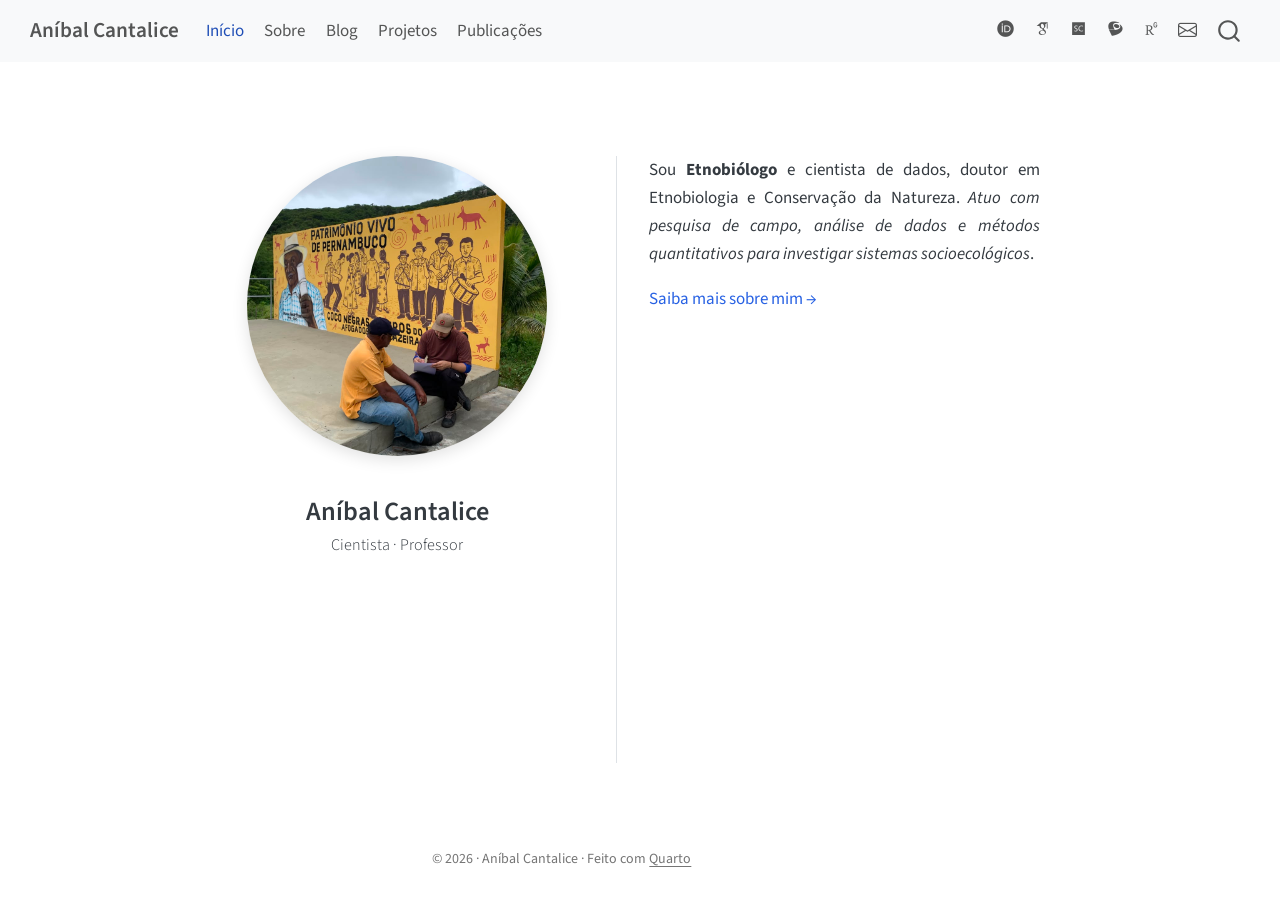
<file: index.html>
<!DOCTYPE html>
<html xmlns="http://www.w3.org/1999/xhtml" lang="pt" xml:lang="pt"><head>

<meta charset="utf-8">
<meta name="generator" content="quarto-1.10.18">

<meta name="viewport" content="width=device-width, initial-scale=1.0, user-scalable=yes">


<title>Aníbal Cantalice</title>
<style>
/* Default styles provided by pandoc.
** See https://pandoc.org/MANUAL.html#variables-for-html for config info.
*/
span.smallcaps{font-variant: small-caps;}
div.columns{display: flex; gap: 1.5em;}
div.column{flex: auto;}
@media screen {
div.columns{gap: min(4vw, 1.5em);}
div.column{overflow-x: auto;}
}
div.hanging-indent{margin-left: 1.5em; text-indent: -1.5em;}
ul.task-list{list-style: none;}
ul.task-list li input[type="checkbox"] {
  width: 0.8em;
  margin: 0 0.8em 0.2em -1em; /* quarto-specific, see https://github.com/quarto-dev/quarto-cli/issues/4556 */ 
  vertical-align: middle;
}
</style>


<script src="site_libs/quarto-nav/quarto-nav.js"></script>
<script src="site_libs/quarto-nav/headroom.min.js"></script>
<script src="site_libs/clipboard/clipboard.min.js"></script>
<script src="site_libs/quarto-search/autocomplete.umd.js"></script>
<script src="site_libs/quarto-search/fuse.min.js"></script>
<script src="site_libs/quarto-search/quarto-search.js"></script>
<meta name="quarto:offset" content="./">
<script src="site_libs/quarto-html/quarto.js" type="module"></script>
<script src="site_libs/quarto-html/tabsets/tabsets.js" type="module"></script>
<script src="site_libs/quarto-html/popper.min.js"></script>
<script src="site_libs/quarto-html/tippy.umd.min.js"></script>
<link href="site_libs/quarto-html/tippy.css" rel="stylesheet">
<link href="site_libs/quarto-html/quarto-syntax-highlighting-64a204ab8560d761af7679ceaba22944.css" rel="stylesheet" id="quarto-text-highlighting-styles">
<script src="site_libs/bootstrap/bootstrap.min.js"></script>
<link href="site_libs/bootstrap/bootstrap-icons.css" rel="stylesheet">
<link href="site_libs/bootstrap/bootstrap-172ba59bd5e0b52282274ba0c0cc16fc.min.css" rel="stylesheet" append-hash="true" id="quarto-bootstrap" data-mode="light">
<link href="site_libs/quarto-contrib/academicons-1.9.4/all.css" rel="stylesheet">
<link href="site_libs/quarto-contrib/academicons-1.9.4/size.css" rel="stylesheet">
<script id="quarto-search-options" type="application/json">{
  "location": "navbar",
  "copy-button": false,
  "collapse-after": 3,
  "panel-placement": "end",
  "type": "overlay",
  "limit": 50,
  "keyboard-shortcut": [
    "f",
    "/",
    "s"
  ],
  "show-item-context": false,
  "language": {
    "search-no-results-text": "Nenhum resultado",
    "search-matching-documents-text": "documentos correspondentes",
    "search-copy-link-title": "Copiar link para a busca",
    "search-hide-matches-text": "Esconder correspondências adicionais",
    "search-more-match-text": "mais correspondência neste documento",
    "search-more-matches-text": "mais correspondências neste documento",
    "search-clear-button-title": "Limpar",
    "search-text-placeholder": "",
    "search-detached-cancel-button-title": "Cancelar",
    "search-submit-button-title": "Enviar",
    "search-label": "Procurar"
  }
}</script>
<style>

/* =====================================================
   CORES DOS ÍCONES DA NAVBAR
   ===================================================== */


/* ORCID */
.navbar a[aria-label="ORCID"],
.navbar a[aria-label="ORCID"] * {
  color: #A6CE39 !important;
  fill: #A6CE39 !important;
}


/* GOOGLE SCHOLAR */
.navbar a[aria-label="Google Scholar"],
.navbar a[aria-label="Google Scholar"] * {
  color: #4285F4 !important;
  fill: #4285F4 !important;
}


/* SCOPUS */
.navbar a[aria-label="Scopus"],
.navbar a[aria-label="Scopus"] * {
  color: #E9711C !important;
  fill: #E9711C !important;
}


/* LATTES */
.navbar a[aria-label="Lattes"],
.navbar a[aria-label="Lattes"] * {
  color: #3264A8 !important;
  fill: #3264A8 !important;
}


/* GITHUB */
.navbar a[aria-label="GitHub"],
.navbar a[aria-label="GitHub"] * {
  color: #181717 !important;
  fill: #181717 !important;
}


/* RESEARCHGATE */
.navbar a[aria-label="ResearchGate"],
.navbar a[aria-label="ResearchGate"] * {
  color: #00CCBB !important;
  fill: #00CCBB !important;
}


/* LINKEDIN */
.navbar a[aria-label="LinkedIn"],
.navbar a[aria-label="LinkedIn"] * {
  color: #0A66C2 !important;
  fill: #0A66C2 !important;
}


/* E-MAIL */
.navbar a[aria-label="E-mail"],
.navbar a[aria-label="E-mail"] * {
  color: #6C757D !important;
  fill: #6C757D !important;
}



/* =====================================================
   EFEITO AO PASSAR O MOUSE
   ===================================================== */

.navbar a[aria-label="ORCID"],
.navbar a[aria-label="Google Scholar"],
.navbar a[aria-label="Scopus"],
.navbar a[aria-label="Lattes"],
.navbar a[aria-label="GitHub"],
.navbar a[aria-label="ResearchGate"],
.navbar a[aria-label="LinkedIn"],
.navbar a[aria-label="E-mail"] {
  transition:
    opacity 0.15s ease,
    transform 0.15s ease;
}


.navbar a[aria-label="ORCID"]:hover,
.navbar a[aria-label="Google Scholar"]:hover,
.navbar a[aria-label="Scopus"]:hover,
.navbar a[aria-label="Lattes"]:hover,
.navbar a[aria-label="GitHub"]:hover,
.navbar a[aria-label="ResearchGate"]:hover,
.navbar a[aria-label="LinkedIn"]:hover,
.navbar a[aria-label="E-mail"]:hover {
  opacity: 0.70;
  transform: translateY(-1px);
}

</style>


<link rel="stylesheet" href="styles.css">
</head>

<body class="nav-fixed fullcontent quarto-light">

<div id="quarto-search-results"></div>
  <header id="quarto-header" class="headroom fixed-top">
    <nav class="navbar navbar-expand-lg " data-bs-theme="dark">
      <div class="navbar-container container-fluid">
      <div class="navbar-brand-container mx-auto">
    <a class="navbar-brand" href="./index.html">
    <span class="navbar-title">Aníbal Cantalice</span>
    </a>
  </div>
            <div id="quarto-search" class="" title="Procurar"></div>
          <button class="navbar-toggler" type="button" data-bs-toggle="collapse" data-bs-target="#navbarCollapse" aria-controls="navbarCollapse" role="menu" aria-expanded="false" aria-label="Alternar de navegação" onclick="if (window.quartoToggleHeadroom) { window.quartoToggleHeadroom(); }">
  <span class="navbar-toggler-icon"></span>
</button>
          <div class="collapse navbar-collapse" id="navbarCollapse">
            <ul class="navbar-nav navbar-nav-scroll me-auto">
  <li class="nav-item">
    <a class="nav-link active" href="./index.html" aria-current="page"> 
<span class="menu-text">Início</span></a>
  </li>  
  <li class="nav-item">
    <a class="nav-link" href="./sobre.html"> 
<span class="menu-text">Sobre</span></a>
  </li>  
  <li class="nav-item">
    <a class="nav-link" href="./blog/index.html"> 
<span class="menu-text">Blog</span></a>
  </li>  
  <li class="nav-item">
    <a class="nav-link" href="./projetos.html"> 
<span class="menu-text">Projetos</span></a>
  </li>  
  <li class="nav-item">
    <a class="nav-link" href="./publicacoes.html"> 
<span class="menu-text">Publicações</span></a>
  </li>  
</ul>
            <ul class="navbar-nav navbar-nav-scroll ms-auto">
  <li class="nav-item">
    <a class="nav-link" href="https://orcid.org/0000-0003-0205-5219"> 
<span class="menu-text"><i class="ai  ai-orcid" aria-label="orcid"></i></span></a>
  </li>  
  <li class="nav-item">
    <a class="nav-link" href="https://scholar.google.com/citations?user=lnnl4CIAAAAJ&amp;hl=pt-BR"> 
<span class="menu-text"><i class="ai  ai-google-scholar" aria-label="google-scholar"></i></span></a>
  </li>  
  <li class="nav-item">
    <a class="nav-link" href="https://www.scopus.com/authid/detail.uri?authorId=58292756900"> 
<span class="menu-text"><i class="ai  ai-scopus" aria-label="scopus"></i></span></a>
  </li>  
  <li class="nav-item">
    <a class="nav-link" href="http://lattes.cnpq.br/6088144368015242"> 
<span class="menu-text"><i class="ai  ai-lattes" aria-label="lattes"></i></span></a>
  </li>  
  <li class="nav-item">
    <a class="nav-link" href="https://www.researchgate.net/profile/Anibal-Cantalice"> 
<span class="menu-text"><i class="ai  ai-researchgate" aria-label="researchgate"></i></span></a>
  </li>  
  <li class="nav-item compact">
    <a class="nav-link" href="mailto:anibalcantalice@gmail.com"> <i class="bi bi-envelope" role="img" aria-label="E-mail">
</i> 
<span class="menu-text"></span></a>
  </li>  
</ul>
          </div> <!-- /navcollapse -->
            <div class="quarto-navbar-tools">
</div>
      </div> <!-- /container-fluid -->
    </nav>
</header>
<!-- content -->
<div id="quarto-content" class="quarto-container page-columns page-rows-contents page-layout-article page-navbar">
<!-- sidebar -->
<!-- margin-sidebar -->
    
<!-- main -->
<div class="quarto-about-trestles">
  <div class="about-entity">
    <img src="img/Capa.jpeg" class="about-image
  round " style="height: 20em; width: 20em;">
<header id="title-block-header" class="quarto-title-block default">
<div class="quarto-title">
<h1 class="title">Aníbal Cantalice</h1>
<p class="subtitle lead">Cientista · Professor</p>
</div>
<div class="quarto-title-meta">
  </div>
</header>
  </div>
  <div class="about-contents"><main class="content" id="quarto-document-content">
<style>
/* =========================
   BLOCO PRINCIPAL
   ========================= */
.quarto-about-trestles {
  max-width: 900px !important;
  margin: 2.5rem auto 0 auto !important;
  column-gap: 45px !important;
}
/* =========================
   COLUNA ESQUERDA
   Foto + nome + cargo
   ========================= */
.quarto-about-trestles .about-entity {
  flex: 0 0 260px !important;
  max-width: 260px !important;
}
/* Foto */
.quarto-about-trestles .about-image {
  width: 215px !important;
  height: 215px !important;
  margin-left: auto !important;
  margin-right: auto !important;
}
/* Nome */
.quarto-about-trestles .about-entity h1 {
  font-size: 1.55rem !important;
  margin-top: 1rem !important;
  margin-bottom: 0.25rem !important;
}
/* Cientista · Professor */
.quarto-about-trestles .about-entity p.subtitle,
.quarto-about-trestles .about-entity .subtitle {
  text-align: center !important;
  width: 100%;
  font-size: 0.95rem !important;
}
/* =========================
   COLUNA DIREITA
   ========================= */
.quarto-about-trestles .about-contents {
  flex: 1 1 520px !important;
  max-width: 540px !important;
  padding-left: 32px !important;
}
/* Texto introdutório */
.quarto-about-trestles .about-contents p {
  line-height: 1.65;
}
/* =========================
   SAIBA MAIS
   ========================= */
.about-more {
  margin-top: 0.9rem;
  margin-bottom: 1.15rem;
}
.about-more a {
  text-decoration: none;
}
/* =========================
   ÍCONES
   ========================= */
.social-icons {
  display: flex;
  align-items: center;
  gap: 19px;
  margin-top: 0.25rem;
  font-size: 1.25rem;
}
.social-icons a {
  color: #5f6368;
  text-decoration: none !important;
  display: inline-flex;
  align-items: center;
  justify-content: center;
  transition:
    color 0.2s ease,
    transform 0.2s ease;
}
.social-icons a:hover {
  color: #0d6efd;
  transform: translateY(-2px);
}
/* Remove sublinhado dos ícones */
.social-icons a::after {
  display: none;
}
/* =========================
   RESPONSIVO
   ========================= */
@media (max-width: 768px) {
  .quarto-about-trestles {
    margin-top: 1.5rem !important;
  }
  .quarto-about-trestles .about-contents {
    padding-left: 0 !important;
    max-width: 100% !important;
  }
  .social-icons {
    justify-content: center;
    gap: 22px;
    margin-top: 1rem;
  }
}
/* =========================
   FOTO MAIOR NO COMPUTADOR
   (no celular continua como está)
   ========================= */
@media (min-width: 769px) {
  .quarto-about-trestles .about-entity {
    flex: 0 0 330px !important;
    max-width: 330px !important;
  }
  .quarto-about-trestles .about-image {
    width: 300px !important;
    height: 300px !important;
  }
}
</style>
<p>Sou <strong>Etnobiólogo</strong> e cientista de dados, doutor em Etnobiologia e Conservação da Natureza. <em>Atuo com pesquisa de campo, análise de dados e métodos quantitativos para investigar sistemas socioecológicos</em>.</p>
<div class="about-more">
<p><a href="./sobre.html">Saiba mais sobre mim →</a></p>


</div>
</main></div>
</div>
 <!-- /main -->
<script id="quarto-html-after-body" type="application/javascript">
  window.document.addEventListener("DOMContentLoaded", function (event) {
    const isCodeAnnotation = (el) => {
      for (const clz of el.classList) {
        if (clz.startsWith('code-annotation-')) {                     
          return true;
        }
      }
      return false;
    }
    const onCopySuccess = function(e) {
      // button target
      const button = e.trigger;
      // don't keep focus
      button.blur();
      // flash "checked"
      button.classList.add('code-copy-button-checked');
      var currentTitle = button.getAttribute("title");
      button.setAttribute("title", "Copiada");
      let tooltip;
      if (window.bootstrap) {
        button.setAttribute("data-bs-toggle", "tooltip");
        button.setAttribute("data-bs-placement", "left");
        button.setAttribute("data-bs-title", "Copiada");
        tooltip = new bootstrap.Tooltip(button, 
          { trigger: "manual", 
            customClass: "code-copy-button-tooltip",
            offset: [0, -8]});
        tooltip.show();    
      }
      setTimeout(function() {
        if (tooltip) {
          tooltip.hide();
          button.removeAttribute("data-bs-title");
          button.removeAttribute("data-bs-toggle");
          button.removeAttribute("data-bs-placement");
        }
        button.setAttribute("title", currentTitle);
        button.classList.remove('code-copy-button-checked');
      }, 1000);
      // clear code selection
      e.clearSelection();
    }
    const getTextToCopy = function(trigger) {
      const outerScaffold = trigger.parentElement.cloneNode(true);
      const codeEl = outerScaffold.querySelector('code');
      for (const childEl of codeEl.children) {
        if (isCodeAnnotation(childEl)) {
          childEl.remove();
        }
      }
      return codeEl.innerText;
    }
    const clipboard = new window.ClipboardJS('.code-copy-button:not([data-in-quarto-modal])', {
      text: getTextToCopy
    });
    clipboard.on('success', onCopySuccess);
    if (window.document.getElementById('quarto-embedded-source-code-modal')) {
      const clipboardModal = new window.ClipboardJS('.code-copy-button[data-in-quarto-modal]', {
        text: getTextToCopy,
        container: window.document.getElementById('quarto-embedded-source-code-modal')
      });
      clipboardModal.on('success', onCopySuccess);
    }
      var localhostRegex = new RegExp(/^(?:http|https):\/\/localhost\:?[0-9]*\//);
      var mailtoRegex = new RegExp(/^mailto:/);
        var filterRegex = new RegExp("https:\/\/Anibal-Cantalice\.github\.io");
      var isInternal = (href) => {
          return filterRegex.test(href) || localhostRegex.test(href) || mailtoRegex.test(href);
      }
      // Inspect non-navigation links and adorn them if external
     var links = window.document.querySelectorAll('a[href]:not(.nav-link):not(.navbar-brand):not(.toc-action):not(.sidebar-link):not(.sidebar-item-toggle):not(.pagination-link):not(.no-external):not([aria-hidden]):not(.dropdown-item):not(.quarto-navigation-tool):not(.about-link)');
      for (var i=0; i<links.length; i++) {
        const link = links[i];
        if (!isInternal(link.href)) {
          // undo the damage that might have been done by quarto-nav.js in the case of
          // links that we want to consider external
          if (link.dataset.originalHref !== undefined) {
            link.href = link.dataset.originalHref;
          }
        }
      }
    function tippyHover(el, contentFn, onTriggerFn, onUntriggerFn) {
      const config = {
        allowHTML: true,
        maxWidth: 500,
        delay: 100,
        arrow: false,
        appendTo: function(el) {
            return el.parentElement;
        },
        interactive: true,
        interactiveBorder: 10,
        theme: 'quarto',
        placement: 'bottom-start',
      };
      if (contentFn) {
        config.content = contentFn;
      }
      if (onTriggerFn) {
        config.onTrigger = onTriggerFn;
      }
      if (onUntriggerFn) {
        config.onUntrigger = onUntriggerFn;
      }
      window.tippy(el, config); 
    }
    const noterefs = window.document.querySelectorAll('a[role="doc-noteref"]');
    for (var i=0; i<noterefs.length; i++) {
      const ref = noterefs[i];
      tippyHover(ref, function() {
        // use id or data attribute instead here
        let href = ref.getAttribute('data-footnote-href') || ref.getAttribute('href');
        try { href = new URL(href).hash; } catch {}
        const id = href.replace(/^#\/?/, "");
        const note = window.document.getElementById(id);
        if (note) {
          return note.innerHTML;
        } else {
          return "";
        }
      });
    }
    const xrefs = window.document.querySelectorAll('a.quarto-xref');
    const processXRef = (id, note) => {
      // Strip column container classes
      const stripColumnClz = (el) => {
        el.classList.remove("page-full", "page-columns");
        if (el.children) {
          for (const child of el.children) {
            stripColumnClz(child);
          }
        }
      }
      stripColumnClz(note)
      if (id === null || id.startsWith('sec-')) {
        // Special case sections, only their first couple elements
        const container = document.createElement("div");
        if (note.children && note.children.length > 2) {
          container.appendChild(note.children[0].cloneNode(true));
          for (let i = 1; i < note.children.length; i++) {
            const child = note.children[i];
            if (child.tagName === "P" && child.innerText === "") {
              continue;
            } else {
              container.appendChild(child.cloneNode(true));
              break;
            }
          }
          if (window.Quarto?.typesetMath) {
            window.Quarto.typesetMath(container);
          }
          return container.innerHTML
        } else {
          if (window.Quarto?.typesetMath) {
            window.Quarto.typesetMath(note);
          }
          return note.innerHTML;
        }
      } else {
        // Remove any anchor links if they are present
        const anchorLink = note.querySelector('a.anchorjs-link');
        if (anchorLink) {
          anchorLink.remove();
        }
        if (window.Quarto?.typesetMath) {
          window.Quarto.typesetMath(note);
        }
        if (note.classList.contains("callout")) {
          return note.outerHTML;
        } else {
          return note.innerHTML;
        }
      }
    }
    for (var i=0; i<xrefs.length; i++) {
      const xref = xrefs[i];
      tippyHover(xref, undefined, function(instance) {
        instance.disable();
        let url = xref.getAttribute('href');
        let hash = undefined; 
        if (url.startsWith('#')) {
          hash = url;
        } else {
          try { hash = new URL(url).hash; } catch {}
        }
        if (hash) {
          const id = hash.replace(/^#\/?/, "");
          const note = window.document.getElementById(id);
          if (note !== null) {
            try {
              const html = processXRef(id, note.cloneNode(true));
              instance.setContent(html);
            } finally {
              instance.enable();
              instance.show();
            }
          } else {
            // See if we can fetch this
            fetch(url.split('#')[0])
            .then(res => res.text())
            .then(html => {
              const parser = new DOMParser();
              const htmlDoc = parser.parseFromString(html, "text/html");
              const note = htmlDoc.getElementById(id);
              if (note !== null) {
                const html = processXRef(id, note);
                instance.setContent(html);
              } 
            }).finally(() => {
              instance.enable();
              instance.show();
            });
          }
        } else {
          // See if we can fetch a full url (with no hash to target)
          // This is a special case and we should probably do some content thinning / targeting
          fetch(url)
          .then(res => res.text())
          .then(html => {
            const parser = new DOMParser();
            const htmlDoc = parser.parseFromString(html, "text/html");
            const note = htmlDoc.querySelector('main.content');
            if (note !== null) {
              // This should only happen for chapter cross references
              // (since there is no id in the URL)
              // remove the first header
              if (note.children.length > 0 && note.children[0].tagName === "HEADER") {
                note.children[0].remove();
              }
              const html = processXRef(null, note);
              instance.setContent(html);
            } 
          }).finally(() => {
            instance.enable();
            instance.show();
          });
        }
      }, function(instance) {
      });
    }
        let selectedAnnoteEl;
        const selectorForAnnotation = ( cell, annotation) => {
          let cellAttr = 'data-code-cell="' + cell + '"';
          let lineAttr = 'data-code-annotation="' +  annotation + '"';
          const selector = 'span[' + cellAttr + '][' + lineAttr + ']';
          return selector;
        }
        const selectCodeLines = (annoteEl) => {
          const doc = window.document;
          const targetCell = annoteEl.getAttribute("data-target-cell");
          const targetAnnotation = annoteEl.getAttribute("data-target-annotation");
          const annoteSpan = window.document.querySelector(selectorForAnnotation(targetCell, targetAnnotation));
          const lines = annoteSpan.getAttribute("data-code-lines").split(",");
          const lineIds = lines.map((line) => {
            return targetCell + "-" + line;
          })
          let top = null;
          let height = null;
          let parent = null;
          if (lineIds.length > 0) {
              //compute the position of the single el (top and bottom and make a div)
              const el = window.document.getElementById(lineIds[0]);
              top = el.offsetTop;
              height = el.offsetHeight;
              parent = el.parentElement.parentElement;
            if (lineIds.length > 1) {
              const lastEl = window.document.getElementById(lineIds[lineIds.length - 1]);
              const bottom = lastEl.offsetTop + lastEl.offsetHeight;
              height = bottom - top;
            }
            if (top !== null && height !== null && parent !== null) {
              // cook up a div (if necessary) and position it 
              let div = window.document.getElementById("code-annotation-line-highlight");
              if (div === null) {
                div = window.document.createElement("div");
                div.setAttribute("id", "code-annotation-line-highlight");
                div.style.position = 'absolute';
                parent.appendChild(div);
              }
              div.style.top = top - 2 + "px";
              div.style.height = height + 4 + "px";
              div.style.left = 0;
              let gutterDiv = window.document.getElementById("code-annotation-line-highlight-gutter");
              if (gutterDiv === null) {
                gutterDiv = window.document.createElement("div");
                gutterDiv.setAttribute("id", "code-annotation-line-highlight-gutter");
                gutterDiv.style.position = 'absolute';
                const codeCell = window.document.getElementById(targetCell);
                const gutter = codeCell.querySelector('.code-annotation-gutter');
                gutter.appendChild(gutterDiv);
              }
              gutterDiv.style.top = top - 2 + "px";
              gutterDiv.style.height = height + 4 + "px";
            }
            selectedAnnoteEl = annoteEl;
          }
        };
        const unselectCodeLines = () => {
          const elementsIds = ["code-annotation-line-highlight", "code-annotation-line-highlight-gutter"];
          elementsIds.forEach((elId) => {
            const div = window.document.getElementById(elId);
            if (div) {
              div.remove();
            }
          });
          selectedAnnoteEl = undefined;
        };
          // Handle positioning of the toggle
      window.addEventListener(
        "resize",
        throttle(() => {
          elRect = undefined;
          if (selectedAnnoteEl) {
            selectCodeLines(selectedAnnoteEl);
          }
        }, 10)
      );
      function throttle(fn, ms) {
      let throttle = false;
      let timer;
        return (...args) => {
          if(!throttle) { // first call gets through
              fn.apply(this, args);
              throttle = true;
          } else { // all the others get throttled
              if(timer) clearTimeout(timer); // cancel #2
              timer = setTimeout(() => {
                fn.apply(this, args);
                timer = throttle = false;
              }, ms);
          }
        };
      }
        // Attach click handler to the DT
        const annoteDls = window.document.querySelectorAll('dt[data-target-cell]');
        for (const annoteDlNode of annoteDls) {
          annoteDlNode.addEventListener('click', (event) => {
            const clickedEl = event.target;
            if (clickedEl !== selectedAnnoteEl) {
              unselectCodeLines();
              const activeEl = window.document.querySelector('dt[data-target-cell].code-annotation-active');
              if (activeEl) {
                activeEl.classList.remove('code-annotation-active');
              }
              selectCodeLines(clickedEl);
              clickedEl.classList.add('code-annotation-active');
            } else {
              // Unselect the line
              unselectCodeLines();
              clickedEl.classList.remove('code-annotation-active');
            }
          });
        }
    const findCites = (el) => {
      const parentEl = el.parentElement;
      if (parentEl) {
        const cites = parentEl.dataset.cites;
        if (cites) {
          return {
            el,
            cites: cites.split(' ')
          };
        } else {
          return findCites(el.parentElement)
        }
      } else {
        return undefined;
      }
    };
    var bibliorefs = window.document.querySelectorAll('a[role="doc-biblioref"]');
    for (var i=0; i<bibliorefs.length; i++) {
      const ref = bibliorefs[i];
      const citeInfo = findCites(ref);
      if (citeInfo) {
        tippyHover(citeInfo.el, function() {
          var popup = window.document.createElement('div');
          citeInfo.cites.forEach(function(cite) {
            var citeDiv = window.document.createElement('div');
            citeDiv.classList.add('hanging-indent');
            citeDiv.classList.add('csl-entry');
            var biblioDiv = window.document.getElementById('ref-' + cite);
            if (biblioDiv) {
              citeDiv.innerHTML = biblioDiv.innerHTML;
            }
            popup.appendChild(citeDiv);
          });
          return popup.innerHTML;
        });
      }
    }
  });
  </script>
</div> <!-- /content -->
<footer class="footer">
  <div class="nav-footer">
    <div class="nav-footer-left">
      &nbsp;
    </div>   
    <div class="nav-footer-center">
<p>© 2026 · Aníbal Cantalice · Feito com <a href="https://quarto.org">Quarto</a></p>
</div>
    <div class="nav-footer-right">
      &nbsp;
    </div>
  </div>
</footer>




</body></html>
</file>
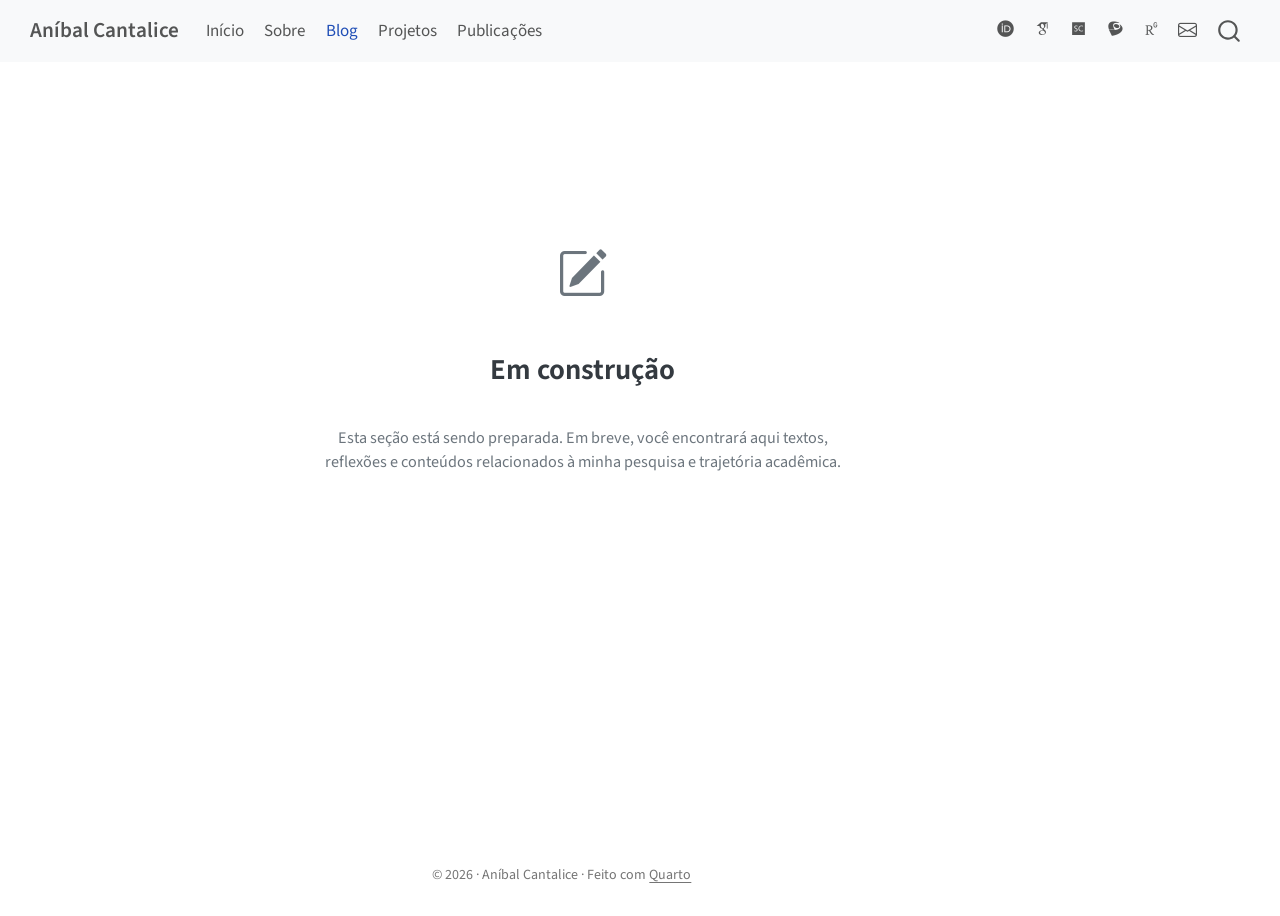
<file: blog/index.html>
<!DOCTYPE html>
<html xmlns="http://www.w3.org/1999/xhtml" lang="pt" xml:lang="pt"><head>

<meta charset="utf-8">
<meta name="generator" content="quarto-1.10.18">

<meta name="viewport" content="width=device-width, initial-scale=1.0, user-scalable=yes">


<title>index – Aníbal Cantalice</title>
<style>
/* Default styles provided by pandoc.
** See https://pandoc.org/MANUAL.html#variables-for-html for config info.
*/
span.smallcaps{font-variant: small-caps;}
div.columns{display: flex; gap: 1.5em;}
div.column{flex: auto;}
@media screen {
div.columns{gap: min(4vw, 1.5em);}
div.column{overflow-x: auto;}
}
div.hanging-indent{margin-left: 1.5em; text-indent: -1.5em;}
ul.task-list{list-style: none;}
ul.task-list li input[type="checkbox"] {
  width: 0.8em;
  margin: 0 0.8em 0.2em -1em; /* quarto-specific, see https://github.com/quarto-dev/quarto-cli/issues/4556 */ 
  vertical-align: middle;
}
</style>


<script src="../site_libs/quarto-nav/quarto-nav.js"></script>
<script src="../site_libs/quarto-nav/headroom.min.js"></script>
<script src="../site_libs/clipboard/clipboard.min.js"></script>
<script src="../site_libs/quarto-search/autocomplete.umd.js"></script>
<script src="../site_libs/quarto-search/fuse.min.js"></script>
<script src="../site_libs/quarto-search/quarto-search.js"></script>
<meta name="quarto:offset" content="../">
<script src="../site_libs/quarto-html/quarto.js" type="module"></script>
<script src="../site_libs/quarto-html/tabsets/tabsets.js" type="module"></script>
<script src="../site_libs/quarto-html/popper.min.js"></script>
<script src="../site_libs/quarto-html/tippy.umd.min.js"></script>
<script src="../site_libs/quarto-html/anchor.min.js"></script>
<link href="../site_libs/quarto-html/tippy.css" rel="stylesheet">
<link href="../site_libs/quarto-html/quarto-syntax-highlighting-64a204ab8560d761af7679ceaba22944.css" rel="stylesheet" id="quarto-text-highlighting-styles">
<script src="../site_libs/bootstrap/bootstrap.min.js"></script>
<link href="../site_libs/bootstrap/bootstrap-icons.css" rel="stylesheet">
<link href="../site_libs/bootstrap/bootstrap-172ba59bd5e0b52282274ba0c0cc16fc.min.css" rel="stylesheet" append-hash="true" id="quarto-bootstrap" data-mode="light">
<link href="../site_libs/quarto-contrib/academicons-1.9.4/all.css" rel="stylesheet">
<link href="../site_libs/quarto-contrib/academicons-1.9.4/size.css" rel="stylesheet">
<script id="quarto-search-options" type="application/json">{
  "location": "navbar",
  "copy-button": false,
  "collapse-after": 3,
  "panel-placement": "end",
  "type": "overlay",
  "limit": 50,
  "keyboard-shortcut": [
    "f",
    "/",
    "s"
  ],
  "show-item-context": false,
  "language": {
    "search-no-results-text": "Nenhum resultado",
    "search-matching-documents-text": "documentos correspondentes",
    "search-copy-link-title": "Copiar link para a busca",
    "search-hide-matches-text": "Esconder correspondências adicionais",
    "search-more-match-text": "mais correspondência neste documento",
    "search-more-matches-text": "mais correspondências neste documento",
    "search-clear-button-title": "Limpar",
    "search-text-placeholder": "",
    "search-detached-cancel-button-title": "Cancelar",
    "search-submit-button-title": "Enviar",
    "search-label": "Procurar"
  }
}</script>
<style>

/* =====================================================
   CORES DOS ÍCONES DA NAVBAR
   ===================================================== */


/* ORCID */
.navbar a[aria-label="ORCID"],
.navbar a[aria-label="ORCID"] * {
  color: #A6CE39 !important;
  fill: #A6CE39 !important;
}


/* GOOGLE SCHOLAR */
.navbar a[aria-label="Google Scholar"],
.navbar a[aria-label="Google Scholar"] * {
  color: #4285F4 !important;
  fill: #4285F4 !important;
}


/* SCOPUS */
.navbar a[aria-label="Scopus"],
.navbar a[aria-label="Scopus"] * {
  color: #E9711C !important;
  fill: #E9711C !important;
}


/* LATTES */
.navbar a[aria-label="Lattes"],
.navbar a[aria-label="Lattes"] * {
  color: #3264A8 !important;
  fill: #3264A8 !important;
}


/* GITHUB */
.navbar a[aria-label="GitHub"],
.navbar a[aria-label="GitHub"] * {
  color: #181717 !important;
  fill: #181717 !important;
}


/* RESEARCHGATE */
.navbar a[aria-label="ResearchGate"],
.navbar a[aria-label="ResearchGate"] * {
  color: #00CCBB !important;
  fill: #00CCBB !important;
}


/* LINKEDIN */
.navbar a[aria-label="LinkedIn"],
.navbar a[aria-label="LinkedIn"] * {
  color: #0A66C2 !important;
  fill: #0A66C2 !important;
}


/* E-MAIL */
.navbar a[aria-label="E-mail"],
.navbar a[aria-label="E-mail"] * {
  color: #6C757D !important;
  fill: #6C757D !important;
}



/* =====================================================
   EFEITO AO PASSAR O MOUSE
   ===================================================== */

.navbar a[aria-label="ORCID"],
.navbar a[aria-label="Google Scholar"],
.navbar a[aria-label="Scopus"],
.navbar a[aria-label="Lattes"],
.navbar a[aria-label="GitHub"],
.navbar a[aria-label="ResearchGate"],
.navbar a[aria-label="LinkedIn"],
.navbar a[aria-label="E-mail"] {
  transition:
    opacity 0.15s ease,
    transform 0.15s ease;
}


.navbar a[aria-label="ORCID"]:hover,
.navbar a[aria-label="Google Scholar"]:hover,
.navbar a[aria-label="Scopus"]:hover,
.navbar a[aria-label="Lattes"]:hover,
.navbar a[aria-label="GitHub"]:hover,
.navbar a[aria-label="ResearchGate"]:hover,
.navbar a[aria-label="LinkedIn"]:hover,
.navbar a[aria-label="E-mail"]:hover {
  opacity: 0.70;
  transform: translateY(-1px);
}

</style>


<link rel="stylesheet" href="../styles.css">
</head>

<body class="nav-fixed quarto-light">

<div id="quarto-search-results"></div>
  <header id="quarto-header" class="headroom fixed-top quarto-banner">
    <nav class="navbar navbar-expand-lg " data-bs-theme="dark">
      <div class="navbar-container container-fluid">
      <div class="navbar-brand-container mx-auto">
    <a class="navbar-brand" href="../index.html">
    <span class="navbar-title">Aníbal Cantalice</span>
    </a>
  </div>
            <div id="quarto-search" class="" title="Procurar"></div>
          <button class="navbar-toggler" type="button" data-bs-toggle="collapse" data-bs-target="#navbarCollapse" aria-controls="navbarCollapse" role="menu" aria-expanded="false" aria-label="Alternar de navegação" onclick="if (window.quartoToggleHeadroom) { window.quartoToggleHeadroom(); }">
  <span class="navbar-toggler-icon"></span>
</button>
          <div class="collapse navbar-collapse" id="navbarCollapse">
            <ul class="navbar-nav navbar-nav-scroll me-auto">
  <li class="nav-item">
    <a class="nav-link" href="../index.html"> 
<span class="menu-text">Início</span></a>
  </li>  
  <li class="nav-item">
    <a class="nav-link" href="../sobre.html"> 
<span class="menu-text">Sobre</span></a>
  </li>  
  <li class="nav-item">
    <a class="nav-link active" href="../blog/index.html" aria-current="page"> 
<span class="menu-text">Blog</span></a>
  </li>  
  <li class="nav-item">
    <a class="nav-link" href="../projetos.html"> 
<span class="menu-text">Projetos</span></a>
  </li>  
  <li class="nav-item">
    <a class="nav-link" href="../publicacoes.html"> 
<span class="menu-text">Publicações</span></a>
  </li>  
</ul>
            <ul class="navbar-nav navbar-nav-scroll ms-auto">
  <li class="nav-item">
    <a class="nav-link" href="https://orcid.org/0000-0003-0205-5219"> 
<span class="menu-text"><i class="ai  ai-orcid" aria-label="orcid"></i></span></a>
  </li>  
  <li class="nav-item">
    <a class="nav-link" href="https://scholar.google.com/citations?user=lnnl4CIAAAAJ&amp;hl=pt-BR"> 
<span class="menu-text"><i class="ai  ai-google-scholar" aria-label="google-scholar"></i></span></a>
  </li>  
  <li class="nav-item">
    <a class="nav-link" href="https://www.scopus.com/authid/detail.uri?authorId=58292756900"> 
<span class="menu-text"><i class="ai  ai-scopus" aria-label="scopus"></i></span></a>
  </li>  
  <li class="nav-item">
    <a class="nav-link" href="http://lattes.cnpq.br/6088144368015242"> 
<span class="menu-text"><i class="ai  ai-lattes" aria-label="lattes"></i></span></a>
  </li>  
  <li class="nav-item">
    <a class="nav-link" href="https://www.researchgate.net/profile/Anibal-Cantalice"> 
<span class="menu-text"><i class="ai  ai-researchgate" aria-label="researchgate"></i></span></a>
  </li>  
  <li class="nav-item compact">
    <a class="nav-link" href="mailto:anibalcantalice@gmail.com"> <i class="bi bi-envelope" role="img" aria-label="E-mail">
</i> 
<span class="menu-text"></span></a>
  </li>  
</ul>
          </div> <!-- /navcollapse -->
            <div class="quarto-navbar-tools">
</div>
      </div> <!-- /container-fluid -->
    </nav>
</header>
<!-- content -->
<header id="title-block-header" class="quarto-title-block"></header><div id="quarto-content" class="quarto-container page-columns page-rows-contents page-layout-full page-navbar">
<!-- sidebar -->
<!-- margin-sidebar -->
    <div id="quarto-margin-sidebar" class="sidebar margin-sidebar zindex-bottom">
        
    </div>
<!-- main -->
<main class="content quarto-banner-title-block column-page" id="quarto-document-content">




<style>

.construction-box {
  min-height: 55vh;

  display: flex;
  flex-direction: column;

  align-items: center;
  justify-content: center;

  text-align: center;
}


/* Ícone */
.construction-icon {
  font-size: 3rem;

  margin-bottom: 1rem;

  color: #6c757d;

  text-align: center;
}


/* Título */
.construction-title {
  font-size: 1.7rem;
  font-weight: 650;

  margin-bottom: 1rem;

  color: #343a40;

  text-align: center;
}


/* Texto */
.construction-text {
  width: 100%;
  max-width: 520px;

  margin-left: auto;
  margin-right: auto;

  font-size: 0.95rem;
  line-height: 1.5;

  color: #6c757d;

  text-align: center !important;
}


.construction-text p {
  margin: 0;

  text-align: center !important;
}

</style>
<div class="construction-box">
<div class="construction-icon">
<p><i class="bi bi-pencil-square"></i></p>
</div>
<div class="construction-title">
<p>Em construção</p>
</div>
<div class="construction-text">
<p>Esta seção está sendo preparada. Em breve, você encontrará aqui textos, reflexões e conteúdos relacionados à minha pesquisa e trajetória acadêmica.</p>
</div>
</div>



</main> <!-- /main -->
<script id="quarto-html-after-body" type="application/javascript">
  window.document.addEventListener("DOMContentLoaded", function (event) {
    const icon = "";
    const anchorJS = new window.AnchorJS();
    anchorJS.options = {
      placement: 'right',
      icon: icon
    };
    anchorJS.add('.anchored');
    const isCodeAnnotation = (el) => {
      for (const clz of el.classList) {
        if (clz.startsWith('code-annotation-')) {                     
          return true;
        }
      }
      return false;
    }
    const onCopySuccess = function(e) {
      // button target
      const button = e.trigger;
      // don't keep focus
      button.blur();
      // flash "checked"
      button.classList.add('code-copy-button-checked');
      var currentTitle = button.getAttribute("title");
      button.setAttribute("title", "Copiada");
      let tooltip;
      if (window.bootstrap) {
        button.setAttribute("data-bs-toggle", "tooltip");
        button.setAttribute("data-bs-placement", "left");
        button.setAttribute("data-bs-title", "Copiada");
        tooltip = new bootstrap.Tooltip(button, 
          { trigger: "manual", 
            customClass: "code-copy-button-tooltip",
            offset: [0, -8]});
        tooltip.show();    
      }
      setTimeout(function() {
        if (tooltip) {
          tooltip.hide();
          button.removeAttribute("data-bs-title");
          button.removeAttribute("data-bs-toggle");
          button.removeAttribute("data-bs-placement");
        }
        button.setAttribute("title", currentTitle);
        button.classList.remove('code-copy-button-checked');
      }, 1000);
      // clear code selection
      e.clearSelection();
    }
    const getTextToCopy = function(trigger) {
      const outerScaffold = trigger.parentElement.cloneNode(true);
      const codeEl = outerScaffold.querySelector('code');
      for (const childEl of codeEl.children) {
        if (isCodeAnnotation(childEl)) {
          childEl.remove();
        }
      }
      return codeEl.innerText;
    }
    const clipboard = new window.ClipboardJS('.code-copy-button:not([data-in-quarto-modal])', {
      text: getTextToCopy
    });
    clipboard.on('success', onCopySuccess);
    if (window.document.getElementById('quarto-embedded-source-code-modal')) {
      const clipboardModal = new window.ClipboardJS('.code-copy-button[data-in-quarto-modal]', {
        text: getTextToCopy,
        container: window.document.getElementById('quarto-embedded-source-code-modal')
      });
      clipboardModal.on('success', onCopySuccess);
    }
      var localhostRegex = new RegExp(/^(?:http|https):\/\/localhost\:?[0-9]*\//);
      var mailtoRegex = new RegExp(/^mailto:/);
        var filterRegex = new RegExp("https:\/\/Anibal-Cantalice\.github\.io");
      var isInternal = (href) => {
          return filterRegex.test(href) || localhostRegex.test(href) || mailtoRegex.test(href);
      }
      // Inspect non-navigation links and adorn them if external
     var links = window.document.querySelectorAll('a[href]:not(.nav-link):not(.navbar-brand):not(.toc-action):not(.sidebar-link):not(.sidebar-item-toggle):not(.pagination-link):not(.no-external):not([aria-hidden]):not(.dropdown-item):not(.quarto-navigation-tool):not(.about-link)');
      for (var i=0; i<links.length; i++) {
        const link = links[i];
        if (!isInternal(link.href)) {
          // undo the damage that might have been done by quarto-nav.js in the case of
          // links that we want to consider external
          if (link.dataset.originalHref !== undefined) {
            link.href = link.dataset.originalHref;
          }
        }
      }
    function tippyHover(el, contentFn, onTriggerFn, onUntriggerFn) {
      const config = {
        allowHTML: true,
        maxWidth: 500,
        delay: 100,
        arrow: false,
        appendTo: function(el) {
            return el.parentElement;
        },
        interactive: true,
        interactiveBorder: 10,
        theme: 'quarto',
        placement: 'bottom-start',
      };
      if (contentFn) {
        config.content = contentFn;
      }
      if (onTriggerFn) {
        config.onTrigger = onTriggerFn;
      }
      if (onUntriggerFn) {
        config.onUntrigger = onUntriggerFn;
      }
      window.tippy(el, config); 
    }
    const noterefs = window.document.querySelectorAll('a[role="doc-noteref"]');
    for (var i=0; i<noterefs.length; i++) {
      const ref = noterefs[i];
      tippyHover(ref, function() {
        // use id or data attribute instead here
        let href = ref.getAttribute('data-footnote-href') || ref.getAttribute('href');
        try { href = new URL(href).hash; } catch {}
        const id = href.replace(/^#\/?/, "");
        const note = window.document.getElementById(id);
        if (note) {
          return note.innerHTML;
        } else {
          return "";
        }
      });
    }
    const xrefs = window.document.querySelectorAll('a.quarto-xref');
    const processXRef = (id, note) => {
      // Strip column container classes
      const stripColumnClz = (el) => {
        el.classList.remove("page-full", "page-columns");
        if (el.children) {
          for (const child of el.children) {
            stripColumnClz(child);
          }
        }
      }
      stripColumnClz(note)
      if (id === null || id.startsWith('sec-')) {
        // Special case sections, only their first couple elements
        const container = document.createElement("div");
        if (note.children && note.children.length > 2) {
          container.appendChild(note.children[0].cloneNode(true));
          for (let i = 1; i < note.children.length; i++) {
            const child = note.children[i];
            if (child.tagName === "P" && child.innerText === "") {
              continue;
            } else {
              container.appendChild(child.cloneNode(true));
              break;
            }
          }
          if (window.Quarto?.typesetMath) {
            window.Quarto.typesetMath(container);
          }
          return container.innerHTML
        } else {
          if (window.Quarto?.typesetMath) {
            window.Quarto.typesetMath(note);
          }
          return note.innerHTML;
        }
      } else {
        // Remove any anchor links if they are present
        const anchorLink = note.querySelector('a.anchorjs-link');
        if (anchorLink) {
          anchorLink.remove();
        }
        if (window.Quarto?.typesetMath) {
          window.Quarto.typesetMath(note);
        }
        if (note.classList.contains("callout")) {
          return note.outerHTML;
        } else {
          return note.innerHTML;
        }
      }
    }
    for (var i=0; i<xrefs.length; i++) {
      const xref = xrefs[i];
      tippyHover(xref, undefined, function(instance) {
        instance.disable();
        let url = xref.getAttribute('href');
        let hash = undefined; 
        if (url.startsWith('#')) {
          hash = url;
        } else {
          try { hash = new URL(url).hash; } catch {}
        }
        if (hash) {
          const id = hash.replace(/^#\/?/, "");
          const note = window.document.getElementById(id);
          if (note !== null) {
            try {
              const html = processXRef(id, note.cloneNode(true));
              instance.setContent(html);
            } finally {
              instance.enable();
              instance.show();
            }
          } else {
            // See if we can fetch this
            fetch(url.split('#')[0])
            .then(res => res.text())
            .then(html => {
              const parser = new DOMParser();
              const htmlDoc = parser.parseFromString(html, "text/html");
              const note = htmlDoc.getElementById(id);
              if (note !== null) {
                const html = processXRef(id, note);
                instance.setContent(html);
              } 
            }).finally(() => {
              instance.enable();
              instance.show();
            });
          }
        } else {
          // See if we can fetch a full url (with no hash to target)
          // This is a special case and we should probably do some content thinning / targeting
          fetch(url)
          .then(res => res.text())
          .then(html => {
            const parser = new DOMParser();
            const htmlDoc = parser.parseFromString(html, "text/html");
            const note = htmlDoc.querySelector('main.content');
            if (note !== null) {
              // This should only happen for chapter cross references
              // (since there is no id in the URL)
              // remove the first header
              if (note.children.length > 0 && note.children[0].tagName === "HEADER") {
                note.children[0].remove();
              }
              const html = processXRef(null, note);
              instance.setContent(html);
            } 
          }).finally(() => {
            instance.enable();
            instance.show();
          });
        }
      }, function(instance) {
      });
    }
        let selectedAnnoteEl;
        const selectorForAnnotation = ( cell, annotation) => {
          let cellAttr = 'data-code-cell="' + cell + '"';
          let lineAttr = 'data-code-annotation="' +  annotation + '"';
          const selector = 'span[' + cellAttr + '][' + lineAttr + ']';
          return selector;
        }
        const selectCodeLines = (annoteEl) => {
          const doc = window.document;
          const targetCell = annoteEl.getAttribute("data-target-cell");
          const targetAnnotation = annoteEl.getAttribute("data-target-annotation");
          const annoteSpan = window.document.querySelector(selectorForAnnotation(targetCell, targetAnnotation));
          const lines = annoteSpan.getAttribute("data-code-lines").split(",");
          const lineIds = lines.map((line) => {
            return targetCell + "-" + line;
          })
          let top = null;
          let height = null;
          let parent = null;
          if (lineIds.length > 0) {
              //compute the position of the single el (top and bottom and make a div)
              const el = window.document.getElementById(lineIds[0]);
              top = el.offsetTop;
              height = el.offsetHeight;
              parent = el.parentElement.parentElement;
            if (lineIds.length > 1) {
              const lastEl = window.document.getElementById(lineIds[lineIds.length - 1]);
              const bottom = lastEl.offsetTop + lastEl.offsetHeight;
              height = bottom - top;
            }
            if (top !== null && height !== null && parent !== null) {
              // cook up a div (if necessary) and position it 
              let div = window.document.getElementById("code-annotation-line-highlight");
              if (div === null) {
                div = window.document.createElement("div");
                div.setAttribute("id", "code-annotation-line-highlight");
                div.style.position = 'absolute';
                parent.appendChild(div);
              }
              div.style.top = top - 2 + "px";
              div.style.height = height + 4 + "px";
              div.style.left = 0;
              let gutterDiv = window.document.getElementById("code-annotation-line-highlight-gutter");
              if (gutterDiv === null) {
                gutterDiv = window.document.createElement("div");
                gutterDiv.setAttribute("id", "code-annotation-line-highlight-gutter");
                gutterDiv.style.position = 'absolute';
                const codeCell = window.document.getElementById(targetCell);
                const gutter = codeCell.querySelector('.code-annotation-gutter');
                gutter.appendChild(gutterDiv);
              }
              gutterDiv.style.top = top - 2 + "px";
              gutterDiv.style.height = height + 4 + "px";
            }
            selectedAnnoteEl = annoteEl;
          }
        };
        const unselectCodeLines = () => {
          const elementsIds = ["code-annotation-line-highlight", "code-annotation-line-highlight-gutter"];
          elementsIds.forEach((elId) => {
            const div = window.document.getElementById(elId);
            if (div) {
              div.remove();
            }
          });
          selectedAnnoteEl = undefined;
        };
          // Handle positioning of the toggle
      window.addEventListener(
        "resize",
        throttle(() => {
          elRect = undefined;
          if (selectedAnnoteEl) {
            selectCodeLines(selectedAnnoteEl);
          }
        }, 10)
      );
      function throttle(fn, ms) {
      let throttle = false;
      let timer;
        return (...args) => {
          if(!throttle) { // first call gets through
              fn.apply(this, args);
              throttle = true;
          } else { // all the others get throttled
              if(timer) clearTimeout(timer); // cancel #2
              timer = setTimeout(() => {
                fn.apply(this, args);
                timer = throttle = false;
              }, ms);
          }
        };
      }
        // Attach click handler to the DT
        const annoteDls = window.document.querySelectorAll('dt[data-target-cell]');
        for (const annoteDlNode of annoteDls) {
          annoteDlNode.addEventListener('click', (event) => {
            const clickedEl = event.target;
            if (clickedEl !== selectedAnnoteEl) {
              unselectCodeLines();
              const activeEl = window.document.querySelector('dt[data-target-cell].code-annotation-active');
              if (activeEl) {
                activeEl.classList.remove('code-annotation-active');
              }
              selectCodeLines(clickedEl);
              clickedEl.classList.add('code-annotation-active');
            } else {
              // Unselect the line
              unselectCodeLines();
              clickedEl.classList.remove('code-annotation-active');
            }
          });
        }
    const findCites = (el) => {
      const parentEl = el.parentElement;
      if (parentEl) {
        const cites = parentEl.dataset.cites;
        if (cites) {
          return {
            el,
            cites: cites.split(' ')
          };
        } else {
          return findCites(el.parentElement)
        }
      } else {
        return undefined;
      }
    };
    var bibliorefs = window.document.querySelectorAll('a[role="doc-biblioref"]');
    for (var i=0; i<bibliorefs.length; i++) {
      const ref = bibliorefs[i];
      const citeInfo = findCites(ref);
      if (citeInfo) {
        tippyHover(citeInfo.el, function() {
          var popup = window.document.createElement('div');
          citeInfo.cites.forEach(function(cite) {
            var citeDiv = window.document.createElement('div');
            citeDiv.classList.add('hanging-indent');
            citeDiv.classList.add('csl-entry');
            var biblioDiv = window.document.getElementById('ref-' + cite);
            if (biblioDiv) {
              citeDiv.innerHTML = biblioDiv.innerHTML;
            }
            popup.appendChild(citeDiv);
          });
          return popup.innerHTML;
        });
      }
    }
  });
  </script>
</div> <!-- /content -->
<footer class="footer">
  <div class="nav-footer">
    <div class="nav-footer-left">
      &nbsp;
    </div>   
    <div class="nav-footer-center">
<p>© 2026 · Aníbal Cantalice · Feito com <a href="https://quarto.org">Quarto</a></p>
</div>
    <div class="nav-footer-right">
      &nbsp;
    </div>
  </div>
</footer>




</body></html>
</file>
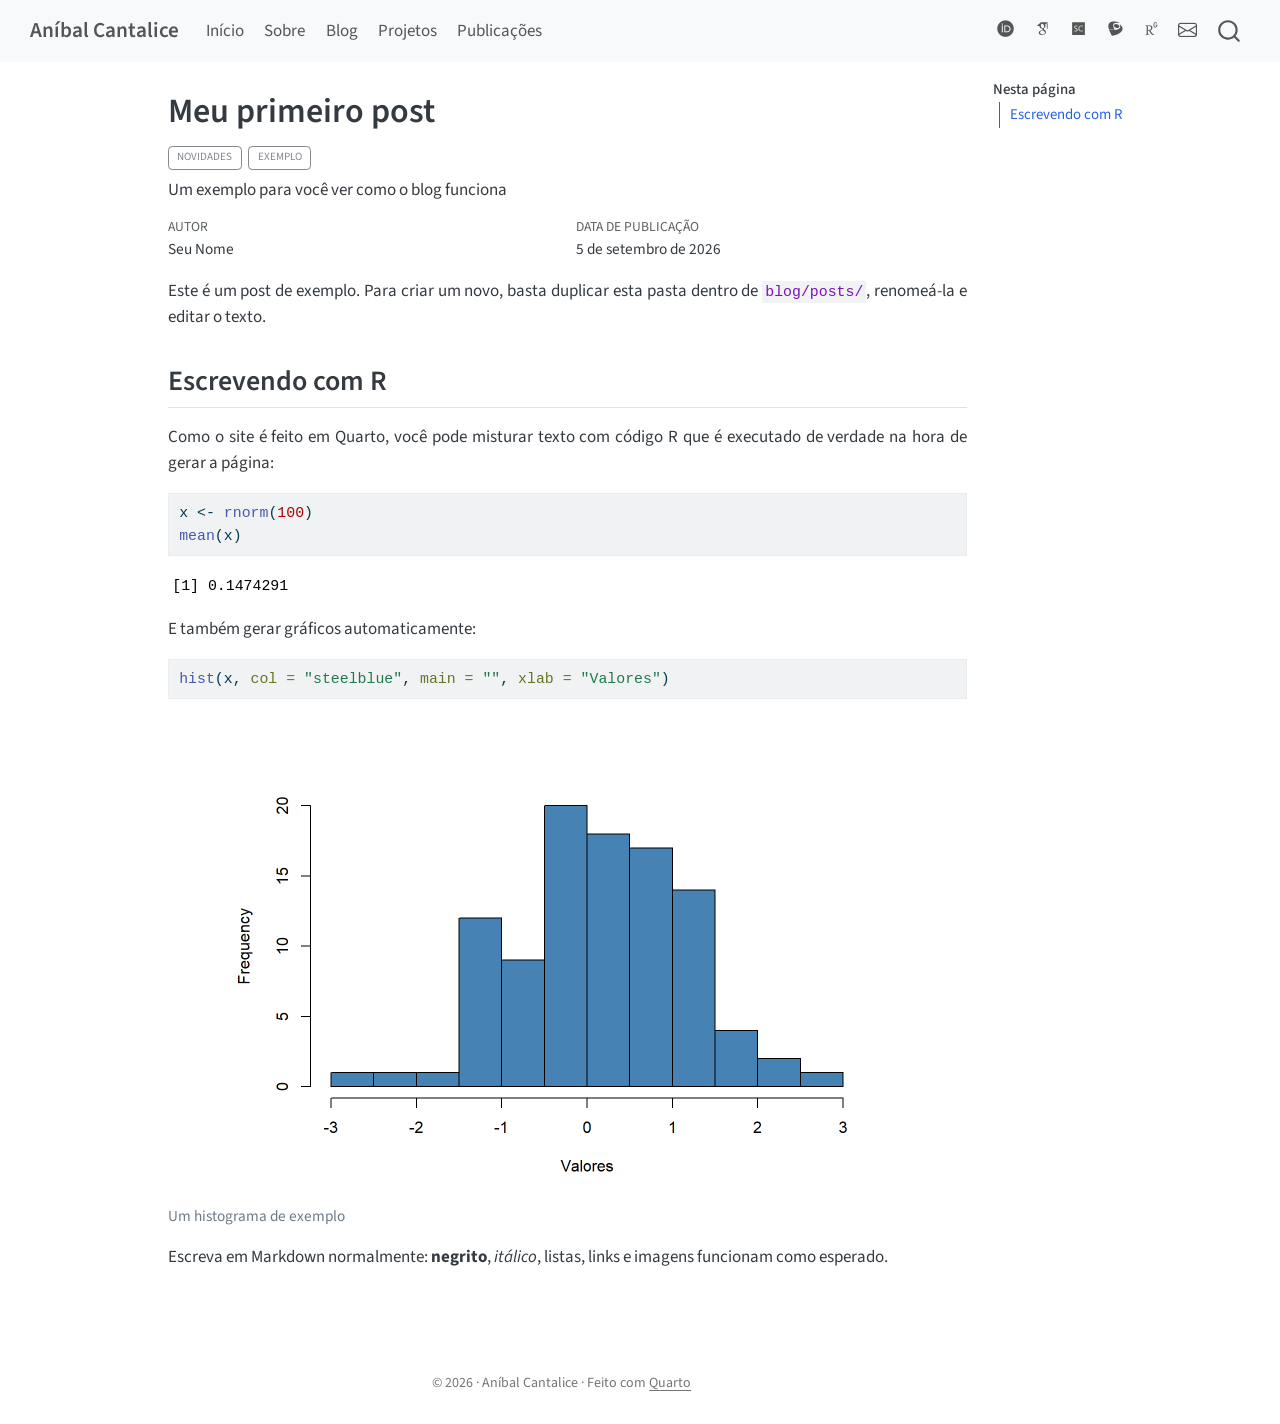
<file: blog/posts/primeiro-post/index.html>
<!DOCTYPE html>
<html xmlns="http://www.w3.org/1999/xhtml" lang="pt" xml:lang="pt"><head>

<meta charset="utf-8">
<meta name="generator" content="quarto-1.10.18">

<meta name="viewport" content="width=device-width, initial-scale=1.0, user-scalable=yes">

<meta name="author" content="Seu Nome">
<meta name="description" content="Um exemplo para você ver como o blog funciona">

<title>Meu primeiro post – Aníbal Cantalice</title>
<style>
/* Default styles provided by pandoc.
** See https://pandoc.org/MANUAL.html#variables-for-html for config info.
*/
span.smallcaps{font-variant: small-caps;}
div.columns{display: flex; gap: 1.5em;}
div.column{flex: auto;}
@media screen {
div.columns{gap: min(4vw, 1.5em);}
div.column{overflow-x: auto;}
}
div.hanging-indent{margin-left: 1.5em; text-indent: -1.5em;}
ul.task-list{list-style: none;}
ul.task-list li input[type="checkbox"] {
  width: 0.8em;
  margin: 0 0.8em 0.2em -1em; /* quarto-specific, see https://github.com/quarto-dev/quarto-cli/issues/4556 */ 
  vertical-align: middle;
}
/* CSS for syntax highlighting */
html { -webkit-text-size-adjust: 100%; }
pre > code.sourceCode { white-space: pre; position: relative; }
pre > code.sourceCode > span { display: inline-block; line-height: 1.25; }
pre > code.sourceCode > span:empty { height: 1.2em; }
.sourceCode { overflow: visible; }
code.sourceCode > span { color: inherit; text-decoration: inherit; }
div.sourceCode { margin: 1em 0; }
pre.sourceCode { margin: 0; }
@media screen {
div.sourceCode { overflow: auto; }
}
@media print {
pre > code.sourceCode { white-space: pre-wrap; }
pre > code.sourceCode > span { text-indent: -5em; padding-left: 5em; }
}
pre.numberSource code
  { counter-reset: source-line 0; }
pre.numberSource code > span
  { position: relative; left: -4em; counter-increment: source-line; }
pre.numberSource code > span > a:first-child::before
  { content: counter(source-line);
    position: relative; left: -1em; text-align: right; vertical-align: baseline;
    border: none; display: inline-block;
    -webkit-touch-callout: none; -webkit-user-select: none;
    -khtml-user-select: none; -moz-user-select: none;
    -ms-user-select: none; user-select: none;
    padding: 0 4px; width: 4em;
  }
pre.numberSource { margin-left: 3em;  padding-left: 4px; }
div.sourceCode
  {   }
@media screen {
pre > code.sourceCode > span > a:first-child::before { text-decoration: underline; }
}
</style>


<script src="../../../site_libs/quarto-nav/quarto-nav.js"></script>
<script src="../../../site_libs/quarto-nav/headroom.min.js"></script>
<script src="../../../site_libs/clipboard/clipboard.min.js"></script>
<script src="../../../site_libs/quarto-search/autocomplete.umd.js"></script>
<script src="../../../site_libs/quarto-search/fuse.min.js"></script>
<script src="../../../site_libs/quarto-search/quarto-search.js"></script>
<meta name="quarto:offset" content="../../../">
<script src="../../../site_libs/quarto-html/quarto.js" type="module"></script>
<script src="../../../site_libs/quarto-html/tabsets/tabsets.js" type="module"></script>
<script src="../../../site_libs/quarto-html/popper.min.js"></script>
<script src="../../../site_libs/quarto-html/tippy.umd.min.js"></script>
<script src="../../../site_libs/quarto-html/anchor.min.js"></script>
<link href="../../../site_libs/quarto-html/tippy.css" rel="stylesheet">
<link href="../../../site_libs/quarto-html/quarto-syntax-highlighting-64a204ab8560d761af7679ceaba22944.css" rel="stylesheet" id="quarto-text-highlighting-styles">
<script src="../../../site_libs/bootstrap/bootstrap.min.js"></script>
<link href="../../../site_libs/bootstrap/bootstrap-icons.css" rel="stylesheet">
<link href="../../../site_libs/bootstrap/bootstrap-172ba59bd5e0b52282274ba0c0cc16fc.min.css" rel="stylesheet" append-hash="true" id="quarto-bootstrap" data-mode="light">
<link href="../../../site_libs/quarto-contrib/academicons-1.9.4/all.css" rel="stylesheet">
<link href="../../../site_libs/quarto-contrib/academicons-1.9.4/size.css" rel="stylesheet">
<script id="quarto-search-options" type="application/json">{
  "location": "navbar",
  "copy-button": false,
  "collapse-after": 3,
  "panel-placement": "end",
  "type": "overlay",
  "limit": 50,
  "keyboard-shortcut": [
    "f",
    "/",
    "s"
  ],
  "show-item-context": false,
  "language": {
    "search-no-results-text": "Nenhum resultado",
    "search-matching-documents-text": "documentos correspondentes",
    "search-copy-link-title": "Copiar link para a busca",
    "search-hide-matches-text": "Esconder correspondências adicionais",
    "search-more-match-text": "mais correspondência neste documento",
    "search-more-matches-text": "mais correspondências neste documento",
    "search-clear-button-title": "Limpar",
    "search-text-placeholder": "",
    "search-detached-cancel-button-title": "Cancelar",
    "search-submit-button-title": "Enviar",
    "search-label": "Procurar"
  }
}</script>
<style>

/* =====================================================
   CORES DOS ÍCONES DA NAVBAR
   ===================================================== */


/* ORCID */
.navbar a[aria-label="ORCID"],
.navbar a[aria-label="ORCID"] * {
  color: #A6CE39 !important;
  fill: #A6CE39 !important;
}


/* GOOGLE SCHOLAR */
.navbar a[aria-label="Google Scholar"],
.navbar a[aria-label="Google Scholar"] * {
  color: #4285F4 !important;
  fill: #4285F4 !important;
}


/* SCOPUS */
.navbar a[aria-label="Scopus"],
.navbar a[aria-label="Scopus"] * {
  color: #E9711C !important;
  fill: #E9711C !important;
}


/* LATTES */
.navbar a[aria-label="Lattes"],
.navbar a[aria-label="Lattes"] * {
  color: #3264A8 !important;
  fill: #3264A8 !important;
}


/* GITHUB */
.navbar a[aria-label="GitHub"],
.navbar a[aria-label="GitHub"] * {
  color: #181717 !important;
  fill: #181717 !important;
}


/* RESEARCHGATE */
.navbar a[aria-label="ResearchGate"],
.navbar a[aria-label="ResearchGate"] * {
  color: #00CCBB !important;
  fill: #00CCBB !important;
}


/* LINKEDIN */
.navbar a[aria-label="LinkedIn"],
.navbar a[aria-label="LinkedIn"] * {
  color: #0A66C2 !important;
  fill: #0A66C2 !important;
}


/* E-MAIL */
.navbar a[aria-label="E-mail"],
.navbar a[aria-label="E-mail"] * {
  color: #6C757D !important;
  fill: #6C757D !important;
}



/* =====================================================
   EFEITO AO PASSAR O MOUSE
   ===================================================== */

.navbar a[aria-label="ORCID"],
.navbar a[aria-label="Google Scholar"],
.navbar a[aria-label="Scopus"],
.navbar a[aria-label="Lattes"],
.navbar a[aria-label="GitHub"],
.navbar a[aria-label="ResearchGate"],
.navbar a[aria-label="LinkedIn"],
.navbar a[aria-label="E-mail"] {
  transition:
    opacity 0.15s ease,
    transform 0.15s ease;
}


.navbar a[aria-label="ORCID"]:hover,
.navbar a[aria-label="Google Scholar"]:hover,
.navbar a[aria-label="Scopus"]:hover,
.navbar a[aria-label="Lattes"]:hover,
.navbar a[aria-label="GitHub"]:hover,
.navbar a[aria-label="ResearchGate"]:hover,
.navbar a[aria-label="LinkedIn"]:hover,
.navbar a[aria-label="E-mail"]:hover {
  opacity: 0.70;
  transform: translateY(-1px);
}

</style>


<link rel="stylesheet" href="../../../styles.css">
</head>

<body class="nav-fixed quarto-light">

<div id="quarto-search-results"></div>
  <header id="quarto-header" class="headroom fixed-top">
    <nav class="navbar navbar-expand-lg " data-bs-theme="dark">
      <div class="navbar-container container-fluid">
      <div class="navbar-brand-container mx-auto">
    <a class="navbar-brand" href="../../../index.html">
    <span class="navbar-title">Aníbal Cantalice</span>
    </a>
  </div>
            <div id="quarto-search" class="" title="Procurar"></div>
          <button class="navbar-toggler" type="button" data-bs-toggle="collapse" data-bs-target="#navbarCollapse" aria-controls="navbarCollapse" role="menu" aria-expanded="false" aria-label="Alternar de navegação" onclick="if (window.quartoToggleHeadroom) { window.quartoToggleHeadroom(); }">
  <span class="navbar-toggler-icon"></span>
</button>
          <div class="collapse navbar-collapse" id="navbarCollapse">
            <ul class="navbar-nav navbar-nav-scroll me-auto">
  <li class="nav-item">
    <a class="nav-link" href="../../../index.html"> 
<span class="menu-text">Início</span></a>
  </li>  
  <li class="nav-item">
    <a class="nav-link" href="../../../sobre.html"> 
<span class="menu-text">Sobre</span></a>
  </li>  
  <li class="nav-item">
    <a class="nav-link" href="../../../blog/index.html"> 
<span class="menu-text">Blog</span></a>
  </li>  
  <li class="nav-item">
    <a class="nav-link" href="../../../projetos.html"> 
<span class="menu-text">Projetos</span></a>
  </li>  
  <li class="nav-item">
    <a class="nav-link" href="../../../publicacoes.html"> 
<span class="menu-text">Publicações</span></a>
  </li>  
</ul>
            <ul class="navbar-nav navbar-nav-scroll ms-auto">
  <li class="nav-item">
    <a class="nav-link" href="https://orcid.org/0000-0003-0205-5219"> 
<span class="menu-text"><i class="ai  ai-orcid" aria-label="orcid"></i></span></a>
  </li>  
  <li class="nav-item">
    <a class="nav-link" href="https://scholar.google.com/citations?user=lnnl4CIAAAAJ&amp;hl=pt-BR"> 
<span class="menu-text"><i class="ai  ai-google-scholar" aria-label="google-scholar"></i></span></a>
  </li>  
  <li class="nav-item">
    <a class="nav-link" href="https://www.scopus.com/authid/detail.uri?authorId=58292756900"> 
<span class="menu-text"><i class="ai  ai-scopus" aria-label="scopus"></i></span></a>
  </li>  
  <li class="nav-item">
    <a class="nav-link" href="http://lattes.cnpq.br/6088144368015242"> 
<span class="menu-text"><i class="ai  ai-lattes" aria-label="lattes"></i></span></a>
  </li>  
  <li class="nav-item">
    <a class="nav-link" href="https://www.researchgate.net/profile/Anibal-Cantalice"> 
<span class="menu-text"><i class="ai  ai-researchgate" aria-label="researchgate"></i></span></a>
  </li>  
  <li class="nav-item compact">
    <a class="nav-link" href="mailto:anibalcantalice@gmail.com"> <i class="bi bi-envelope" role="img" aria-label="E-mail">
</i> 
<span class="menu-text"></span></a>
  </li>  
</ul>
          </div> <!-- /navcollapse -->
            <div class="quarto-navbar-tools">
</div>
      </div> <!-- /container-fluid -->
    </nav>
</header>
<!-- content -->
<div id="quarto-content" class="quarto-container page-columns page-rows-contents page-layout-article page-navbar">
<!-- sidebar -->
<!-- margin-sidebar -->
    <div id="quarto-margin-sidebar" class="sidebar margin-sidebar">
        <nav id="TOC" role="doc-toc" class="toc-active">
    <h2 id="toc-title">Nesta página</h2>
   
  <ul>
  <li><a href="#escrevendo-com-r" id="toc-escrevendo-com-r" class="nav-link active" data-scroll-target="#escrevendo-com-r">Escrevendo com R</a></li>
  </ul>
</nav>
    </div>
<!-- main -->
<main class="content" id="quarto-document-content">

<header id="title-block-header" class="quarto-title-block default">
<div class="quarto-title">
<h1 class="title">Meu primeiro post</h1>
  <div class="quarto-categories">
    <div class="quarto-category">novidades</div>
    <div class="quarto-category">exemplo</div>
  </div>
  </div>

<div>
  <div class="description">
    Um exemplo para você ver como o blog funciona
  </div>
</div>


<div class="quarto-title-meta">

    <div>
    <div class="quarto-title-meta-heading">Autor</div>
    <div class="quarto-title-meta-contents">
             <p>Seu Nome </p>
          </div>
  </div>
    
    <div>
    <div class="quarto-title-meta-heading">Data de Publicação</div>
    <div class="quarto-title-meta-contents">
      <p class="date">5 de setembro de 2026</p>
    </div>
  </div>
  
    
  </div>
  


</header>


<p>Este é um post de exemplo. Para criar um novo, basta duplicar esta pasta dentro de <code>blog/posts/</code>, renomeá-la e editar o texto.</p>
<section id="escrevendo-com-r" class="level2">
<h2 class="anchored" data-anchor-id="escrevendo-com-r">Escrevendo com R</h2>
<p>Como o site é feito em Quarto, você pode misturar texto com código R que é executado de verdade na hora de gerar a página:</p>
<div class="cell">
<div class="code-copy-outer-scaffold"><div class="sourceCode cell-code" id="cb1"><pre class="sourceCode r code-with-copy"><code class="sourceCode r"><span id="cb1-1"><a href="#cb1-1" aria-hidden="true" tabindex="-1"></a>x <span class="ot">&lt;-</span> <span class="fu">rnorm</span>(<span class="dv">100</span>)</span>
<span id="cb1-2"><a href="#cb1-2" aria-hidden="true" tabindex="-1"></a><span class="fu">mean</span>(x)</span></code></pre></div><button title="Copiar para a área de transferência" class="code-copy-button"><i class="bi"></i></button></div>
<div class="cell-output cell-output-stdout">
<pre><code>[1] 0.1474291</code></pre>
</div>
</div>
<p>E também gerar gráficos automaticamente:</p>
<div class="cell">
<div class="code-copy-outer-scaffold"><div class="sourceCode cell-code" id="cb3"><pre class="sourceCode r code-with-copy"><code class="sourceCode r"><span id="cb3-1"><a href="#cb3-1" aria-hidden="true" tabindex="-1"></a><span class="fu">hist</span>(x, <span class="at">col =</span> <span class="st">"steelblue"</span>, <span class="at">main =</span> <span class="st">""</span>, <span class="at">xlab =</span> <span class="st">"Valores"</span>)</span></code></pre></div><button title="Copiar para a área de transferência" class="code-copy-button"><i class="bi"></i></button></div>
<div class="cell-output-display">
<div class="quarto-figure quarto-figure-center">
<figure class="figure">
<p><img src="index_files/figure-html/grafico-1.png" class="img-fluid figure-img" width="672"></p>
<figcaption>Um histograma de exemplo</figcaption>
</figure>
</div>
</div>
</div>
<p>Escreva em Markdown normalmente: <strong>negrito</strong>, <em>itálico</em>, listas, links e imagens funcionam como esperado.</p>


</section>

</main> <!-- /main -->
<script id="quarto-html-after-body" type="application/javascript">
  window.document.addEventListener("DOMContentLoaded", function (event) {
    const icon = "";
    const anchorJS = new window.AnchorJS();
    anchorJS.options = {
      placement: 'right',
      icon: icon
    };
    anchorJS.add('.anchored');
    const isCodeAnnotation = (el) => {
      for (const clz of el.classList) {
        if (clz.startsWith('code-annotation-')) {                     
          return true;
        }
      }
      return false;
    }
    const onCopySuccess = function(e) {
      // button target
      const button = e.trigger;
      // don't keep focus
      button.blur();
      // flash "checked"
      button.classList.add('code-copy-button-checked');
      var currentTitle = button.getAttribute("title");
      button.setAttribute("title", "Copiada");
      let tooltip;
      if (window.bootstrap) {
        button.setAttribute("data-bs-toggle", "tooltip");
        button.setAttribute("data-bs-placement", "left");
        button.setAttribute("data-bs-title", "Copiada");
        tooltip = new bootstrap.Tooltip(button, 
          { trigger: "manual", 
            customClass: "code-copy-button-tooltip",
            offset: [0, -8]});
        tooltip.show();    
      }
      setTimeout(function() {
        if (tooltip) {
          tooltip.hide();
          button.removeAttribute("data-bs-title");
          button.removeAttribute("data-bs-toggle");
          button.removeAttribute("data-bs-placement");
        }
        button.setAttribute("title", currentTitle);
        button.classList.remove('code-copy-button-checked');
      }, 1000);
      // clear code selection
      e.clearSelection();
    }
    const getTextToCopy = function(trigger) {
      const outerScaffold = trigger.parentElement.cloneNode(true);
      const codeEl = outerScaffold.querySelector('code');
      for (const childEl of codeEl.children) {
        if (isCodeAnnotation(childEl)) {
          childEl.remove();
        }
      }
      return codeEl.innerText;
    }
    const clipboard = new window.ClipboardJS('.code-copy-button:not([data-in-quarto-modal])', {
      text: getTextToCopy
    });
    clipboard.on('success', onCopySuccess);
    if (window.document.getElementById('quarto-embedded-source-code-modal')) {
      const clipboardModal = new window.ClipboardJS('.code-copy-button[data-in-quarto-modal]', {
        text: getTextToCopy,
        container: window.document.getElementById('quarto-embedded-source-code-modal')
      });
      clipboardModal.on('success', onCopySuccess);
    }
      var localhostRegex = new RegExp(/^(?:http|https):\/\/localhost\:?[0-9]*\//);
      var mailtoRegex = new RegExp(/^mailto:/);
        var filterRegex = new RegExp("https:\/\/Anibal-Cantalice\.github\.io");
      var isInternal = (href) => {
          return filterRegex.test(href) || localhostRegex.test(href) || mailtoRegex.test(href);
      }
      // Inspect non-navigation links and adorn them if external
     var links = window.document.querySelectorAll('a[href]:not(.nav-link):not(.navbar-brand):not(.toc-action):not(.sidebar-link):not(.sidebar-item-toggle):not(.pagination-link):not(.no-external):not([aria-hidden]):not(.dropdown-item):not(.quarto-navigation-tool):not(.about-link)');
      for (var i=0; i<links.length; i++) {
        const link = links[i];
        if (!isInternal(link.href)) {
          // undo the damage that might have been done by quarto-nav.js in the case of
          // links that we want to consider external
          if (link.dataset.originalHref !== undefined) {
            link.href = link.dataset.originalHref;
          }
        }
      }
    function tippyHover(el, contentFn, onTriggerFn, onUntriggerFn) {
      const config = {
        allowHTML: true,
        maxWidth: 500,
        delay: 100,
        arrow: false,
        appendTo: function(el) {
            return el.parentElement;
        },
        interactive: true,
        interactiveBorder: 10,
        theme: 'quarto',
        placement: 'bottom-start',
      };
      if (contentFn) {
        config.content = contentFn;
      }
      if (onTriggerFn) {
        config.onTrigger = onTriggerFn;
      }
      if (onUntriggerFn) {
        config.onUntrigger = onUntriggerFn;
      }
      window.tippy(el, config); 
    }
    const noterefs = window.document.querySelectorAll('a[role="doc-noteref"]');
    for (var i=0; i<noterefs.length; i++) {
      const ref = noterefs[i];
      tippyHover(ref, function() {
        // use id or data attribute instead here
        let href = ref.getAttribute('data-footnote-href') || ref.getAttribute('href');
        try { href = new URL(href).hash; } catch {}
        const id = href.replace(/^#\/?/, "");
        const note = window.document.getElementById(id);
        if (note) {
          return note.innerHTML;
        } else {
          return "";
        }
      });
    }
    const xrefs = window.document.querySelectorAll('a.quarto-xref');
    const processXRef = (id, note) => {
      // Strip column container classes
      const stripColumnClz = (el) => {
        el.classList.remove("page-full", "page-columns");
        if (el.children) {
          for (const child of el.children) {
            stripColumnClz(child);
          }
        }
      }
      stripColumnClz(note)
      if (id === null || id.startsWith('sec-')) {
        // Special case sections, only their first couple elements
        const container = document.createElement("div");
        if (note.children && note.children.length > 2) {
          container.appendChild(note.children[0].cloneNode(true));
          for (let i = 1; i < note.children.length; i++) {
            const child = note.children[i];
            if (child.tagName === "P" && child.innerText === "") {
              continue;
            } else {
              container.appendChild(child.cloneNode(true));
              break;
            }
          }
          if (window.Quarto?.typesetMath) {
            window.Quarto.typesetMath(container);
          }
          return container.innerHTML
        } else {
          if (window.Quarto?.typesetMath) {
            window.Quarto.typesetMath(note);
          }
          return note.innerHTML;
        }
      } else {
        // Remove any anchor links if they are present
        const anchorLink = note.querySelector('a.anchorjs-link');
        if (anchorLink) {
          anchorLink.remove();
        }
        if (window.Quarto?.typesetMath) {
          window.Quarto.typesetMath(note);
        }
        if (note.classList.contains("callout")) {
          return note.outerHTML;
        } else {
          return note.innerHTML;
        }
      }
    }
    for (var i=0; i<xrefs.length; i++) {
      const xref = xrefs[i];
      tippyHover(xref, undefined, function(instance) {
        instance.disable();
        let url = xref.getAttribute('href');
        let hash = undefined; 
        if (url.startsWith('#')) {
          hash = url;
        } else {
          try { hash = new URL(url).hash; } catch {}
        }
        if (hash) {
          const id = hash.replace(/^#\/?/, "");
          const note = window.document.getElementById(id);
          if (note !== null) {
            try {
              const html = processXRef(id, note.cloneNode(true));
              instance.setContent(html);
            } finally {
              instance.enable();
              instance.show();
            }
          } else {
            // See if we can fetch this
            fetch(url.split('#')[0])
            .then(res => res.text())
            .then(html => {
              const parser = new DOMParser();
              const htmlDoc = parser.parseFromString(html, "text/html");
              const note = htmlDoc.getElementById(id);
              if (note !== null) {
                const html = processXRef(id, note);
                instance.setContent(html);
              } 
            }).finally(() => {
              instance.enable();
              instance.show();
            });
          }
        } else {
          // See if we can fetch a full url (with no hash to target)
          // This is a special case and we should probably do some content thinning / targeting
          fetch(url)
          .then(res => res.text())
          .then(html => {
            const parser = new DOMParser();
            const htmlDoc = parser.parseFromString(html, "text/html");
            const note = htmlDoc.querySelector('main.content');
            if (note !== null) {
              // This should only happen for chapter cross references
              // (since there is no id in the URL)
              // remove the first header
              if (note.children.length > 0 && note.children[0].tagName === "HEADER") {
                note.children[0].remove();
              }
              const html = processXRef(null, note);
              instance.setContent(html);
            } 
          }).finally(() => {
            instance.enable();
            instance.show();
          });
        }
      }, function(instance) {
      });
    }
        let selectedAnnoteEl;
        const selectorForAnnotation = ( cell, annotation) => {
          let cellAttr = 'data-code-cell="' + cell + '"';
          let lineAttr = 'data-code-annotation="' +  annotation + '"';
          const selector = 'span[' + cellAttr + '][' + lineAttr + ']';
          return selector;
        }
        const selectCodeLines = (annoteEl) => {
          const doc = window.document;
          const targetCell = annoteEl.getAttribute("data-target-cell");
          const targetAnnotation = annoteEl.getAttribute("data-target-annotation");
          const annoteSpan = window.document.querySelector(selectorForAnnotation(targetCell, targetAnnotation));
          const lines = annoteSpan.getAttribute("data-code-lines").split(",");
          const lineIds = lines.map((line) => {
            return targetCell + "-" + line;
          })
          let top = null;
          let height = null;
          let parent = null;
          if (lineIds.length > 0) {
              //compute the position of the single el (top and bottom and make a div)
              const el = window.document.getElementById(lineIds[0]);
              top = el.offsetTop;
              height = el.offsetHeight;
              parent = el.parentElement.parentElement;
            if (lineIds.length > 1) {
              const lastEl = window.document.getElementById(lineIds[lineIds.length - 1]);
              const bottom = lastEl.offsetTop + lastEl.offsetHeight;
              height = bottom - top;
            }
            if (top !== null && height !== null && parent !== null) {
              // cook up a div (if necessary) and position it 
              let div = window.document.getElementById("code-annotation-line-highlight");
              if (div === null) {
                div = window.document.createElement("div");
                div.setAttribute("id", "code-annotation-line-highlight");
                div.style.position = 'absolute';
                parent.appendChild(div);
              }
              div.style.top = top - 2 + "px";
              div.style.height = height + 4 + "px";
              div.style.left = 0;
              let gutterDiv = window.document.getElementById("code-annotation-line-highlight-gutter");
              if (gutterDiv === null) {
                gutterDiv = window.document.createElement("div");
                gutterDiv.setAttribute("id", "code-annotation-line-highlight-gutter");
                gutterDiv.style.position = 'absolute';
                const codeCell = window.document.getElementById(targetCell);
                const gutter = codeCell.querySelector('.code-annotation-gutter');
                gutter.appendChild(gutterDiv);
              }
              gutterDiv.style.top = top - 2 + "px";
              gutterDiv.style.height = height + 4 + "px";
            }
            selectedAnnoteEl = annoteEl;
          }
        };
        const unselectCodeLines = () => {
          const elementsIds = ["code-annotation-line-highlight", "code-annotation-line-highlight-gutter"];
          elementsIds.forEach((elId) => {
            const div = window.document.getElementById(elId);
            if (div) {
              div.remove();
            }
          });
          selectedAnnoteEl = undefined;
        };
          // Handle positioning of the toggle
      window.addEventListener(
        "resize",
        throttle(() => {
          elRect = undefined;
          if (selectedAnnoteEl) {
            selectCodeLines(selectedAnnoteEl);
          }
        }, 10)
      );
      function throttle(fn, ms) {
      let throttle = false;
      let timer;
        return (...args) => {
          if(!throttle) { // first call gets through
              fn.apply(this, args);
              throttle = true;
          } else { // all the others get throttled
              if(timer) clearTimeout(timer); // cancel #2
              timer = setTimeout(() => {
                fn.apply(this, args);
                timer = throttle = false;
              }, ms);
          }
        };
      }
        // Attach click handler to the DT
        const annoteDls = window.document.querySelectorAll('dt[data-target-cell]');
        for (const annoteDlNode of annoteDls) {
          annoteDlNode.addEventListener('click', (event) => {
            const clickedEl = event.target;
            if (clickedEl !== selectedAnnoteEl) {
              unselectCodeLines();
              const activeEl = window.document.querySelector('dt[data-target-cell].code-annotation-active');
              if (activeEl) {
                activeEl.classList.remove('code-annotation-active');
              }
              selectCodeLines(clickedEl);
              clickedEl.classList.add('code-annotation-active');
            } else {
              // Unselect the line
              unselectCodeLines();
              clickedEl.classList.remove('code-annotation-active');
            }
          });
        }
    const findCites = (el) => {
      const parentEl = el.parentElement;
      if (parentEl) {
        const cites = parentEl.dataset.cites;
        if (cites) {
          return {
            el,
            cites: cites.split(' ')
          };
        } else {
          return findCites(el.parentElement)
        }
      } else {
        return undefined;
      }
    };
    var bibliorefs = window.document.querySelectorAll('a[role="doc-biblioref"]');
    for (var i=0; i<bibliorefs.length; i++) {
      const ref = bibliorefs[i];
      const citeInfo = findCites(ref);
      if (citeInfo) {
        tippyHover(citeInfo.el, function() {
          var popup = window.document.createElement('div');
          citeInfo.cites.forEach(function(cite) {
            var citeDiv = window.document.createElement('div');
            citeDiv.classList.add('hanging-indent');
            citeDiv.classList.add('csl-entry');
            var biblioDiv = window.document.getElementById('ref-' + cite);
            if (biblioDiv) {
              citeDiv.innerHTML = biblioDiv.innerHTML;
            }
            popup.appendChild(citeDiv);
          });
          return popup.innerHTML;
        });
      }
    }
  });
  </script>
</div> <!-- /content -->
<footer class="footer">
  <div class="nav-footer">
    <div class="nav-footer-left">
      &nbsp;
    </div>   
    <div class="nav-footer-center">
<p>© 2026 · Aníbal Cantalice · Feito com <a href="https://quarto.org">Quarto</a></p>
</div>
    <div class="nav-footer-right">
      &nbsp;
    </div>
  </div>
</footer>




</body></html>
</file>
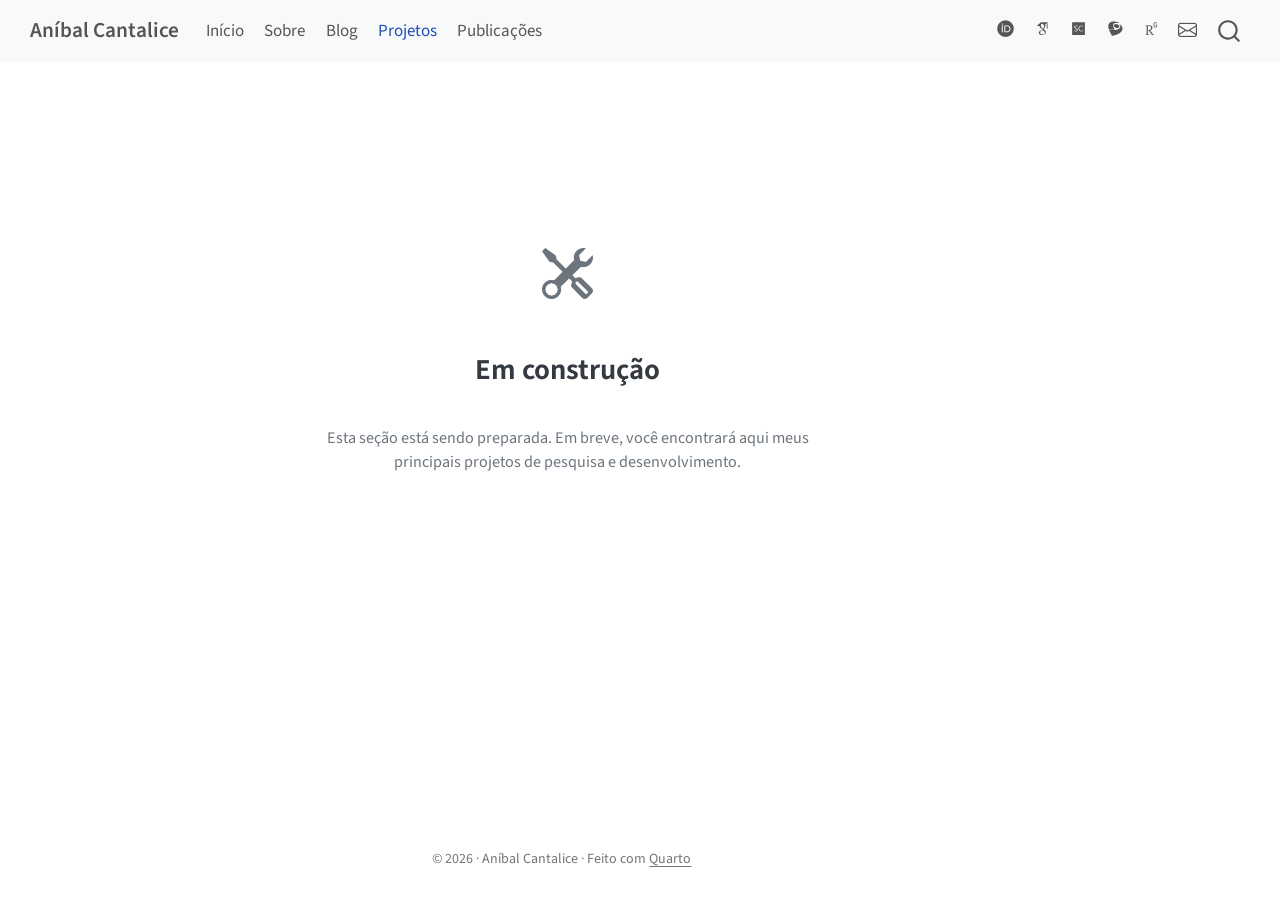
<file: projetos.html>
<!DOCTYPE html>
<html xmlns="http://www.w3.org/1999/xhtml" lang="pt" xml:lang="pt"><head>

<meta charset="utf-8">
<meta name="generator" content="quarto-1.10.18">

<meta name="viewport" content="width=device-width, initial-scale=1.0, user-scalable=yes">


<title>projetos – Aníbal Cantalice</title>
<style>
/* Default styles provided by pandoc.
** See https://pandoc.org/MANUAL.html#variables-for-html for config info.
*/
span.smallcaps{font-variant: small-caps;}
div.columns{display: flex; gap: 1.5em;}
div.column{flex: auto;}
@media screen {
div.columns{gap: min(4vw, 1.5em);}
div.column{overflow-x: auto;}
}
div.hanging-indent{margin-left: 1.5em; text-indent: -1.5em;}
ul.task-list{list-style: none;}
ul.task-list li input[type="checkbox"] {
  width: 0.8em;
  margin: 0 0.8em 0.2em -1em; /* quarto-specific, see https://github.com/quarto-dev/quarto-cli/issues/4556 */ 
  vertical-align: middle;
}
</style>


<script src="site_libs/quarto-nav/quarto-nav.js"></script>
<script src="site_libs/quarto-nav/headroom.min.js"></script>
<script src="site_libs/clipboard/clipboard.min.js"></script>
<script src="site_libs/quarto-search/autocomplete.umd.js"></script>
<script src="site_libs/quarto-search/fuse.min.js"></script>
<script src="site_libs/quarto-search/quarto-search.js"></script>
<meta name="quarto:offset" content="./">
<script src="site_libs/quarto-html/quarto.js" type="module"></script>
<script src="site_libs/quarto-html/tabsets/tabsets.js" type="module"></script>
<script src="site_libs/quarto-html/popper.min.js"></script>
<script src="site_libs/quarto-html/tippy.umd.min.js"></script>
<script src="site_libs/quarto-html/anchor.min.js"></script>
<link href="site_libs/quarto-html/tippy.css" rel="stylesheet">
<link href="site_libs/quarto-html/quarto-syntax-highlighting-64a204ab8560d761af7679ceaba22944.css" rel="stylesheet" id="quarto-text-highlighting-styles">
<script src="site_libs/bootstrap/bootstrap.min.js"></script>
<link href="site_libs/bootstrap/bootstrap-icons.css" rel="stylesheet">
<link href="site_libs/bootstrap/bootstrap-172ba59bd5e0b52282274ba0c0cc16fc.min.css" rel="stylesheet" append-hash="true" id="quarto-bootstrap" data-mode="light">
<link href="site_libs/quarto-contrib/academicons-1.9.4/all.css" rel="stylesheet">
<link href="site_libs/quarto-contrib/academicons-1.9.4/size.css" rel="stylesheet">
<script id="quarto-search-options" type="application/json">{
  "location": "navbar",
  "copy-button": false,
  "collapse-after": 3,
  "panel-placement": "end",
  "type": "overlay",
  "limit": 50,
  "keyboard-shortcut": [
    "f",
    "/",
    "s"
  ],
  "show-item-context": false,
  "language": {
    "search-no-results-text": "Nenhum resultado",
    "search-matching-documents-text": "documentos correspondentes",
    "search-copy-link-title": "Copiar link para a busca",
    "search-hide-matches-text": "Esconder correspondências adicionais",
    "search-more-match-text": "mais correspondência neste documento",
    "search-more-matches-text": "mais correspondências neste documento",
    "search-clear-button-title": "Limpar",
    "search-text-placeholder": "",
    "search-detached-cancel-button-title": "Cancelar",
    "search-submit-button-title": "Enviar",
    "search-label": "Procurar"
  }
}</script>
<style>

/* =====================================================
   CORES DOS ÍCONES DA NAVBAR
   ===================================================== */


/* ORCID */
.navbar a[aria-label="ORCID"],
.navbar a[aria-label="ORCID"] * {
  color: #A6CE39 !important;
  fill: #A6CE39 !important;
}


/* GOOGLE SCHOLAR */
.navbar a[aria-label="Google Scholar"],
.navbar a[aria-label="Google Scholar"] * {
  color: #4285F4 !important;
  fill: #4285F4 !important;
}


/* SCOPUS */
.navbar a[aria-label="Scopus"],
.navbar a[aria-label="Scopus"] * {
  color: #E9711C !important;
  fill: #E9711C !important;
}


/* LATTES */
.navbar a[aria-label="Lattes"],
.navbar a[aria-label="Lattes"] * {
  color: #3264A8 !important;
  fill: #3264A8 !important;
}


/* GITHUB */
.navbar a[aria-label="GitHub"],
.navbar a[aria-label="GitHub"] * {
  color: #181717 !important;
  fill: #181717 !important;
}


/* RESEARCHGATE */
.navbar a[aria-label="ResearchGate"],
.navbar a[aria-label="ResearchGate"] * {
  color: #00CCBB !important;
  fill: #00CCBB !important;
}


/* LINKEDIN */
.navbar a[aria-label="LinkedIn"],
.navbar a[aria-label="LinkedIn"] * {
  color: #0A66C2 !important;
  fill: #0A66C2 !important;
}


/* E-MAIL */
.navbar a[aria-label="E-mail"],
.navbar a[aria-label="E-mail"] * {
  color: #6C757D !important;
  fill: #6C757D !important;
}



/* =====================================================
   EFEITO AO PASSAR O MOUSE
   ===================================================== */

.navbar a[aria-label="ORCID"],
.navbar a[aria-label="Google Scholar"],
.navbar a[aria-label="Scopus"],
.navbar a[aria-label="Lattes"],
.navbar a[aria-label="GitHub"],
.navbar a[aria-label="ResearchGate"],
.navbar a[aria-label="LinkedIn"],
.navbar a[aria-label="E-mail"] {
  transition:
    opacity 0.15s ease,
    transform 0.15s ease;
}


.navbar a[aria-label="ORCID"]:hover,
.navbar a[aria-label="Google Scholar"]:hover,
.navbar a[aria-label="Scopus"]:hover,
.navbar a[aria-label="Lattes"]:hover,
.navbar a[aria-label="GitHub"]:hover,
.navbar a[aria-label="ResearchGate"]:hover,
.navbar a[aria-label="LinkedIn"]:hover,
.navbar a[aria-label="E-mail"]:hover {
  opacity: 0.70;
  transform: translateY(-1px);
}

</style>


<link rel="stylesheet" href="styles.css">
</head>

<body class="nav-fixed quarto-light">

<div id="quarto-search-results"></div>
  <header id="quarto-header" class="headroom fixed-top">
    <nav class="navbar navbar-expand-lg " data-bs-theme="dark">
      <div class="navbar-container container-fluid">
      <div class="navbar-brand-container mx-auto">
    <a class="navbar-brand" href="./index.html">
    <span class="navbar-title">Aníbal Cantalice</span>
    </a>
  </div>
            <div id="quarto-search" class="" title="Procurar"></div>
          <button class="navbar-toggler" type="button" data-bs-toggle="collapse" data-bs-target="#navbarCollapse" aria-controls="navbarCollapse" role="menu" aria-expanded="false" aria-label="Alternar de navegação" onclick="if (window.quartoToggleHeadroom) { window.quartoToggleHeadroom(); }">
  <span class="navbar-toggler-icon"></span>
</button>
          <div class="collapse navbar-collapse" id="navbarCollapse">
            <ul class="navbar-nav navbar-nav-scroll me-auto">
  <li class="nav-item">
    <a class="nav-link" href="./index.html"> 
<span class="menu-text">Início</span></a>
  </li>  
  <li class="nav-item">
    <a class="nav-link" href="./sobre.html"> 
<span class="menu-text">Sobre</span></a>
  </li>  
  <li class="nav-item">
    <a class="nav-link" href="./blog/index.html"> 
<span class="menu-text">Blog</span></a>
  </li>  
  <li class="nav-item">
    <a class="nav-link active" href="./projetos.html" aria-current="page"> 
<span class="menu-text">Projetos</span></a>
  </li>  
  <li class="nav-item">
    <a class="nav-link" href="./publicacoes.html"> 
<span class="menu-text">Publicações</span></a>
  </li>  
</ul>
            <ul class="navbar-nav navbar-nav-scroll ms-auto">
  <li class="nav-item">
    <a class="nav-link" href="https://orcid.org/0000-0003-0205-5219"> 
<span class="menu-text"><i class="ai  ai-orcid" aria-label="orcid"></i></span></a>
  </li>  
  <li class="nav-item">
    <a class="nav-link" href="https://scholar.google.com/citations?user=lnnl4CIAAAAJ&amp;hl=pt-BR"> 
<span class="menu-text"><i class="ai  ai-google-scholar" aria-label="google-scholar"></i></span></a>
  </li>  
  <li class="nav-item">
    <a class="nav-link" href="https://www.scopus.com/authid/detail.uri?authorId=58292756900"> 
<span class="menu-text"><i class="ai  ai-scopus" aria-label="scopus"></i></span></a>
  </li>  
  <li class="nav-item">
    <a class="nav-link" href="http://lattes.cnpq.br/6088144368015242"> 
<span class="menu-text"><i class="ai  ai-lattes" aria-label="lattes"></i></span></a>
  </li>  
  <li class="nav-item">
    <a class="nav-link" href="https://www.researchgate.net/profile/Anibal-Cantalice"> 
<span class="menu-text"><i class="ai  ai-researchgate" aria-label="researchgate"></i></span></a>
  </li>  
  <li class="nav-item compact">
    <a class="nav-link" href="mailto:anibalcantalice@gmail.com"> <i class="bi bi-envelope" role="img" aria-label="E-mail">
</i> 
<span class="menu-text"></span></a>
  </li>  
</ul>
          </div> <!-- /navcollapse -->
            <div class="quarto-navbar-tools">
</div>
      </div> <!-- /container-fluid -->
    </nav>
</header>
<!-- content -->
<div id="quarto-content" class="quarto-container page-columns page-rows-contents page-layout-article page-navbar">
<!-- sidebar -->
<!-- margin-sidebar -->
    <div id="quarto-margin-sidebar" class="sidebar margin-sidebar zindex-bottom">
        
    </div>
<!-- main -->
<main class="content" id="quarto-document-content"><header id="title-block-header" class="quarto-title-block"></header>




<style>

.construction-box {
  min-height: 55vh;

  display: flex;
  flex-direction: column;

  align-items: center;
  justify-content: center;

  text-align: center;
}

/* Ícone */
.construction-icon {
  font-size: 3rem;
  margin-bottom: 1rem;
  color: #6c757d;
  text-align: center;
}

/* Em construção */
.construction-title {
  font-size: 1.7rem;
  font-weight: 650;

  margin-bottom: 1rem;

  color: #343a40;

  text-align: center;
}

/* Texto abaixo */
.construction-text {
  max-width: 520px;

  margin-left: auto;
  margin-right: auto;

  font-size: 0.95rem;
  line-height: 1.5;

  color: #6c757d;

  text-align: center !important;
}

/* Garante que o parágrafo criado pelo Quarto também fique centralizado */
.construction-text p {
  margin: 0;

  text-align: center !important;
}

</style>
<div class="construction-box">
<div class="construction-icon">
<p><i class="bi bi-tools"></i></p>
</div>
<div class="construction-title">
<p>Em construção</p>
</div>
<div class="construction-text">
<p>Esta seção está sendo preparada. Em breve, você encontrará aqui meus principais projetos de pesquisa e desenvolvimento.</p>
</div>
</div>



</main> <!-- /main -->
<script id="quarto-html-after-body" type="application/javascript">
  window.document.addEventListener("DOMContentLoaded", function (event) {
    const icon = "";
    const anchorJS = new window.AnchorJS();
    anchorJS.options = {
      placement: 'right',
      icon: icon
    };
    anchorJS.add('.anchored');
    const isCodeAnnotation = (el) => {
      for (const clz of el.classList) {
        if (clz.startsWith('code-annotation-')) {                     
          return true;
        }
      }
      return false;
    }
    const onCopySuccess = function(e) {
      // button target
      const button = e.trigger;
      // don't keep focus
      button.blur();
      // flash "checked"
      button.classList.add('code-copy-button-checked');
      var currentTitle = button.getAttribute("title");
      button.setAttribute("title", "Copiada");
      let tooltip;
      if (window.bootstrap) {
        button.setAttribute("data-bs-toggle", "tooltip");
        button.setAttribute("data-bs-placement", "left");
        button.setAttribute("data-bs-title", "Copiada");
        tooltip = new bootstrap.Tooltip(button, 
          { trigger: "manual", 
            customClass: "code-copy-button-tooltip",
            offset: [0, -8]});
        tooltip.show();    
      }
      setTimeout(function() {
        if (tooltip) {
          tooltip.hide();
          button.removeAttribute("data-bs-title");
          button.removeAttribute("data-bs-toggle");
          button.removeAttribute("data-bs-placement");
        }
        button.setAttribute("title", currentTitle);
        button.classList.remove('code-copy-button-checked');
      }, 1000);
      // clear code selection
      e.clearSelection();
    }
    const getTextToCopy = function(trigger) {
      const outerScaffold = trigger.parentElement.cloneNode(true);
      const codeEl = outerScaffold.querySelector('code');
      for (const childEl of codeEl.children) {
        if (isCodeAnnotation(childEl)) {
          childEl.remove();
        }
      }
      return codeEl.innerText;
    }
    const clipboard = new window.ClipboardJS('.code-copy-button:not([data-in-quarto-modal])', {
      text: getTextToCopy
    });
    clipboard.on('success', onCopySuccess);
    if (window.document.getElementById('quarto-embedded-source-code-modal')) {
      const clipboardModal = new window.ClipboardJS('.code-copy-button[data-in-quarto-modal]', {
        text: getTextToCopy,
        container: window.document.getElementById('quarto-embedded-source-code-modal')
      });
      clipboardModal.on('success', onCopySuccess);
    }
      var localhostRegex = new RegExp(/^(?:http|https):\/\/localhost\:?[0-9]*\//);
      var mailtoRegex = new RegExp(/^mailto:/);
        var filterRegex = new RegExp("https:\/\/Anibal-Cantalice\.github\.io");
      var isInternal = (href) => {
          return filterRegex.test(href) || localhostRegex.test(href) || mailtoRegex.test(href);
      }
      // Inspect non-navigation links and adorn them if external
     var links = window.document.querySelectorAll('a[href]:not(.nav-link):not(.navbar-brand):not(.toc-action):not(.sidebar-link):not(.sidebar-item-toggle):not(.pagination-link):not(.no-external):not([aria-hidden]):not(.dropdown-item):not(.quarto-navigation-tool):not(.about-link)');
      for (var i=0; i<links.length; i++) {
        const link = links[i];
        if (!isInternal(link.href)) {
          // undo the damage that might have been done by quarto-nav.js in the case of
          // links that we want to consider external
          if (link.dataset.originalHref !== undefined) {
            link.href = link.dataset.originalHref;
          }
        }
      }
    function tippyHover(el, contentFn, onTriggerFn, onUntriggerFn) {
      const config = {
        allowHTML: true,
        maxWidth: 500,
        delay: 100,
        arrow: false,
        appendTo: function(el) {
            return el.parentElement;
        },
        interactive: true,
        interactiveBorder: 10,
        theme: 'quarto',
        placement: 'bottom-start',
      };
      if (contentFn) {
        config.content = contentFn;
      }
      if (onTriggerFn) {
        config.onTrigger = onTriggerFn;
      }
      if (onUntriggerFn) {
        config.onUntrigger = onUntriggerFn;
      }
      window.tippy(el, config); 
    }
    const noterefs = window.document.querySelectorAll('a[role="doc-noteref"]');
    for (var i=0; i<noterefs.length; i++) {
      const ref = noterefs[i];
      tippyHover(ref, function() {
        // use id or data attribute instead here
        let href = ref.getAttribute('data-footnote-href') || ref.getAttribute('href');
        try { href = new URL(href).hash; } catch {}
        const id = href.replace(/^#\/?/, "");
        const note = window.document.getElementById(id);
        if (note) {
          return note.innerHTML;
        } else {
          return "";
        }
      });
    }
    const xrefs = window.document.querySelectorAll('a.quarto-xref');
    const processXRef = (id, note) => {
      // Strip column container classes
      const stripColumnClz = (el) => {
        el.classList.remove("page-full", "page-columns");
        if (el.children) {
          for (const child of el.children) {
            stripColumnClz(child);
          }
        }
      }
      stripColumnClz(note)
      if (id === null || id.startsWith('sec-')) {
        // Special case sections, only their first couple elements
        const container = document.createElement("div");
        if (note.children && note.children.length > 2) {
          container.appendChild(note.children[0].cloneNode(true));
          for (let i = 1; i < note.children.length; i++) {
            const child = note.children[i];
            if (child.tagName === "P" && child.innerText === "") {
              continue;
            } else {
              container.appendChild(child.cloneNode(true));
              break;
            }
          }
          if (window.Quarto?.typesetMath) {
            window.Quarto.typesetMath(container);
          }
          return container.innerHTML
        } else {
          if (window.Quarto?.typesetMath) {
            window.Quarto.typesetMath(note);
          }
          return note.innerHTML;
        }
      } else {
        // Remove any anchor links if they are present
        const anchorLink = note.querySelector('a.anchorjs-link');
        if (anchorLink) {
          anchorLink.remove();
        }
        if (window.Quarto?.typesetMath) {
          window.Quarto.typesetMath(note);
        }
        if (note.classList.contains("callout")) {
          return note.outerHTML;
        } else {
          return note.innerHTML;
        }
      }
    }
    for (var i=0; i<xrefs.length; i++) {
      const xref = xrefs[i];
      tippyHover(xref, undefined, function(instance) {
        instance.disable();
        let url = xref.getAttribute('href');
        let hash = undefined; 
        if (url.startsWith('#')) {
          hash = url;
        } else {
          try { hash = new URL(url).hash; } catch {}
        }
        if (hash) {
          const id = hash.replace(/^#\/?/, "");
          const note = window.document.getElementById(id);
          if (note !== null) {
            try {
              const html = processXRef(id, note.cloneNode(true));
              instance.setContent(html);
            } finally {
              instance.enable();
              instance.show();
            }
          } else {
            // See if we can fetch this
            fetch(url.split('#')[0])
            .then(res => res.text())
            .then(html => {
              const parser = new DOMParser();
              const htmlDoc = parser.parseFromString(html, "text/html");
              const note = htmlDoc.getElementById(id);
              if (note !== null) {
                const html = processXRef(id, note);
                instance.setContent(html);
              } 
            }).finally(() => {
              instance.enable();
              instance.show();
            });
          }
        } else {
          // See if we can fetch a full url (with no hash to target)
          // This is a special case and we should probably do some content thinning / targeting
          fetch(url)
          .then(res => res.text())
          .then(html => {
            const parser = new DOMParser();
            const htmlDoc = parser.parseFromString(html, "text/html");
            const note = htmlDoc.querySelector('main.content');
            if (note !== null) {
              // This should only happen for chapter cross references
              // (since there is no id in the URL)
              // remove the first header
              if (note.children.length > 0 && note.children[0].tagName === "HEADER") {
                note.children[0].remove();
              }
              const html = processXRef(null, note);
              instance.setContent(html);
            } 
          }).finally(() => {
            instance.enable();
            instance.show();
          });
        }
      }, function(instance) {
      });
    }
        let selectedAnnoteEl;
        const selectorForAnnotation = ( cell, annotation) => {
          let cellAttr = 'data-code-cell="' + cell + '"';
          let lineAttr = 'data-code-annotation="' +  annotation + '"';
          const selector = 'span[' + cellAttr + '][' + lineAttr + ']';
          return selector;
        }
        const selectCodeLines = (annoteEl) => {
          const doc = window.document;
          const targetCell = annoteEl.getAttribute("data-target-cell");
          const targetAnnotation = annoteEl.getAttribute("data-target-annotation");
          const annoteSpan = window.document.querySelector(selectorForAnnotation(targetCell, targetAnnotation));
          const lines = annoteSpan.getAttribute("data-code-lines").split(",");
          const lineIds = lines.map((line) => {
            return targetCell + "-" + line;
          })
          let top = null;
          let height = null;
          let parent = null;
          if (lineIds.length > 0) {
              //compute the position of the single el (top and bottom and make a div)
              const el = window.document.getElementById(lineIds[0]);
              top = el.offsetTop;
              height = el.offsetHeight;
              parent = el.parentElement.parentElement;
            if (lineIds.length > 1) {
              const lastEl = window.document.getElementById(lineIds[lineIds.length - 1]);
              const bottom = lastEl.offsetTop + lastEl.offsetHeight;
              height = bottom - top;
            }
            if (top !== null && height !== null && parent !== null) {
              // cook up a div (if necessary) and position it 
              let div = window.document.getElementById("code-annotation-line-highlight");
              if (div === null) {
                div = window.document.createElement("div");
                div.setAttribute("id", "code-annotation-line-highlight");
                div.style.position = 'absolute';
                parent.appendChild(div);
              }
              div.style.top = top - 2 + "px";
              div.style.height = height + 4 + "px";
              div.style.left = 0;
              let gutterDiv = window.document.getElementById("code-annotation-line-highlight-gutter");
              if (gutterDiv === null) {
                gutterDiv = window.document.createElement("div");
                gutterDiv.setAttribute("id", "code-annotation-line-highlight-gutter");
                gutterDiv.style.position = 'absolute';
                const codeCell = window.document.getElementById(targetCell);
                const gutter = codeCell.querySelector('.code-annotation-gutter');
                gutter.appendChild(gutterDiv);
              }
              gutterDiv.style.top = top - 2 + "px";
              gutterDiv.style.height = height + 4 + "px";
            }
            selectedAnnoteEl = annoteEl;
          }
        };
        const unselectCodeLines = () => {
          const elementsIds = ["code-annotation-line-highlight", "code-annotation-line-highlight-gutter"];
          elementsIds.forEach((elId) => {
            const div = window.document.getElementById(elId);
            if (div) {
              div.remove();
            }
          });
          selectedAnnoteEl = undefined;
        };
          // Handle positioning of the toggle
      window.addEventListener(
        "resize",
        throttle(() => {
          elRect = undefined;
          if (selectedAnnoteEl) {
            selectCodeLines(selectedAnnoteEl);
          }
        }, 10)
      );
      function throttle(fn, ms) {
      let throttle = false;
      let timer;
        return (...args) => {
          if(!throttle) { // first call gets through
              fn.apply(this, args);
              throttle = true;
          } else { // all the others get throttled
              if(timer) clearTimeout(timer); // cancel #2
              timer = setTimeout(() => {
                fn.apply(this, args);
                timer = throttle = false;
              }, ms);
          }
        };
      }
        // Attach click handler to the DT
        const annoteDls = window.document.querySelectorAll('dt[data-target-cell]');
        for (const annoteDlNode of annoteDls) {
          annoteDlNode.addEventListener('click', (event) => {
            const clickedEl = event.target;
            if (clickedEl !== selectedAnnoteEl) {
              unselectCodeLines();
              const activeEl = window.document.querySelector('dt[data-target-cell].code-annotation-active');
              if (activeEl) {
                activeEl.classList.remove('code-annotation-active');
              }
              selectCodeLines(clickedEl);
              clickedEl.classList.add('code-annotation-active');
            } else {
              // Unselect the line
              unselectCodeLines();
              clickedEl.classList.remove('code-annotation-active');
            }
          });
        }
    const findCites = (el) => {
      const parentEl = el.parentElement;
      if (parentEl) {
        const cites = parentEl.dataset.cites;
        if (cites) {
          return {
            el,
            cites: cites.split(' ')
          };
        } else {
          return findCites(el.parentElement)
        }
      } else {
        return undefined;
      }
    };
    var bibliorefs = window.document.querySelectorAll('a[role="doc-biblioref"]');
    for (var i=0; i<bibliorefs.length; i++) {
      const ref = bibliorefs[i];
      const citeInfo = findCites(ref);
      if (citeInfo) {
        tippyHover(citeInfo.el, function() {
          var popup = window.document.createElement('div');
          citeInfo.cites.forEach(function(cite) {
            var citeDiv = window.document.createElement('div');
            citeDiv.classList.add('hanging-indent');
            citeDiv.classList.add('csl-entry');
            var biblioDiv = window.document.getElementById('ref-' + cite);
            if (biblioDiv) {
              citeDiv.innerHTML = biblioDiv.innerHTML;
            }
            popup.appendChild(citeDiv);
          });
          return popup.innerHTML;
        });
      }
    }
  });
  </script>
</div> <!-- /content -->
<footer class="footer">
  <div class="nav-footer">
    <div class="nav-footer-left">
      &nbsp;
    </div>   
    <div class="nav-footer-center">
<p>© 2026 · Aníbal Cantalice · Feito com <a href="https://quarto.org">Quarto</a></p>
</div>
    <div class="nav-footer-right">
      &nbsp;
    </div>
  </div>
</footer>




</body></html>
</file>
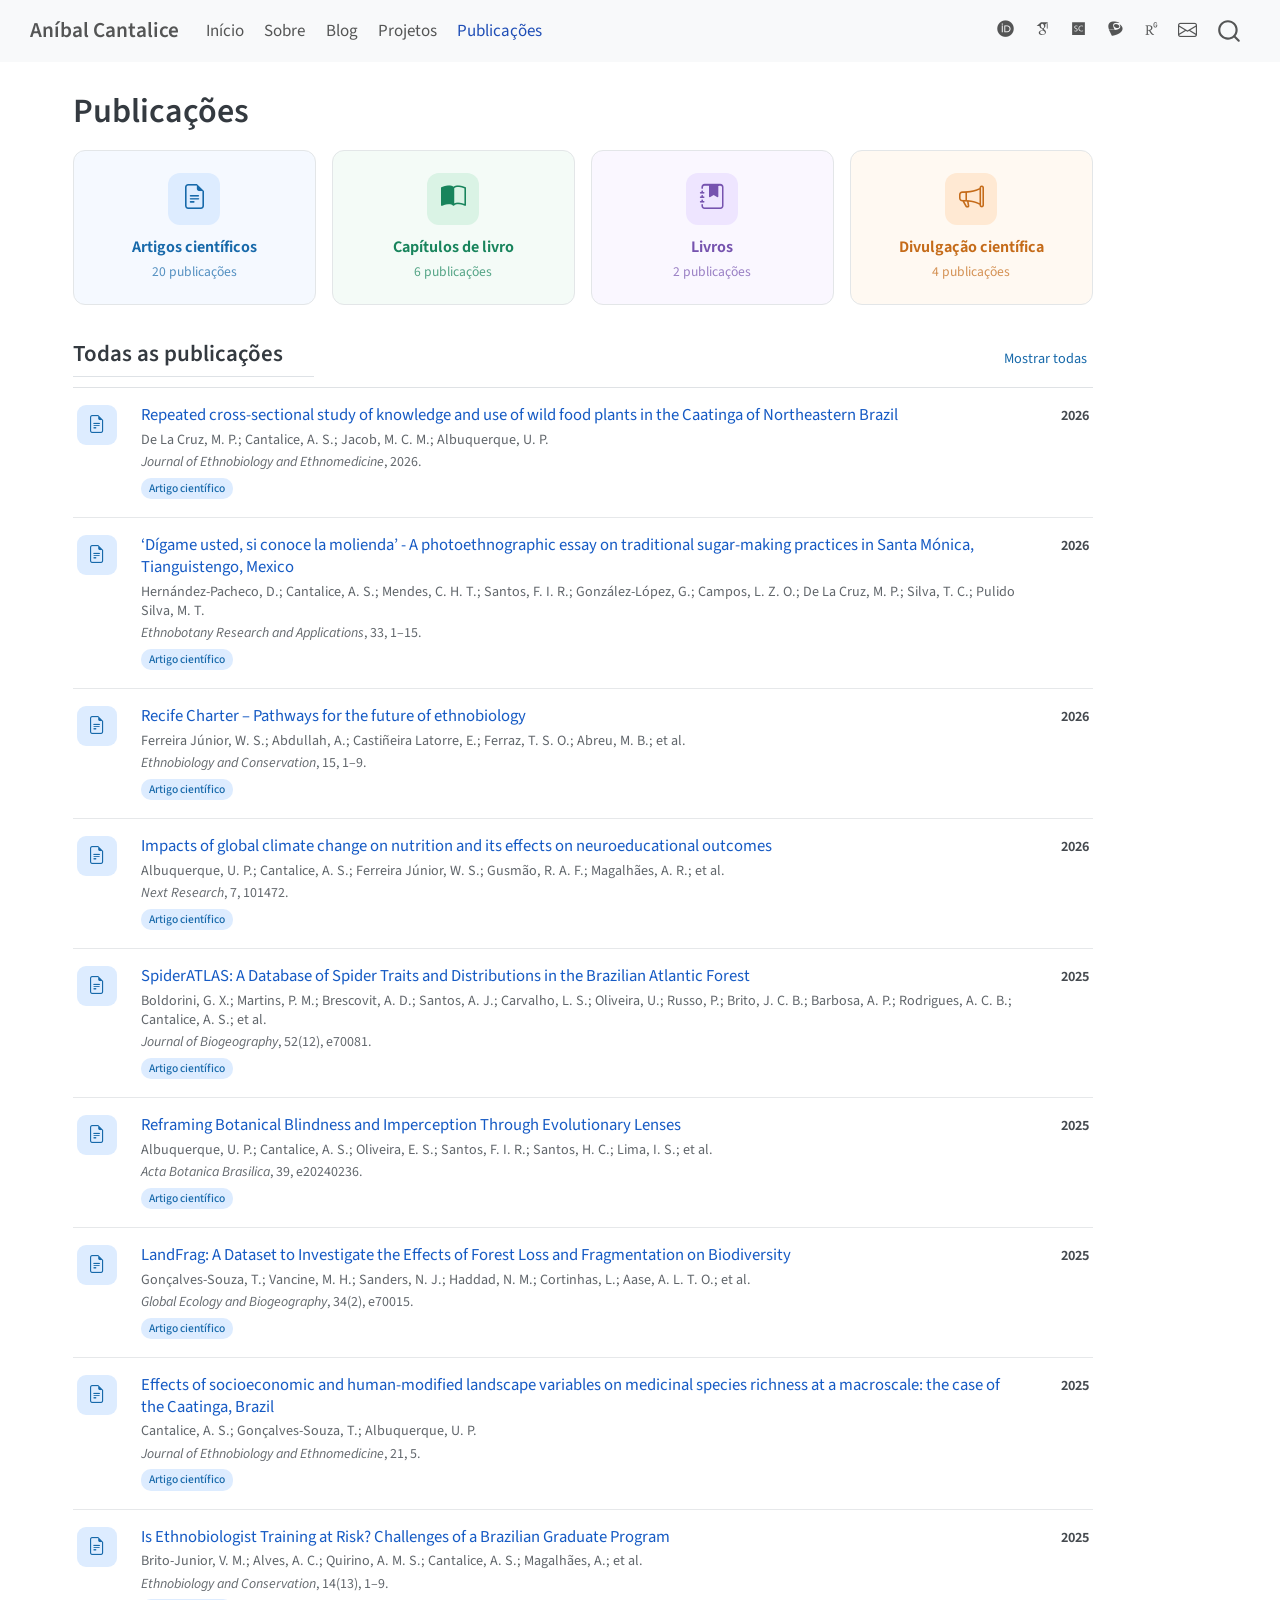
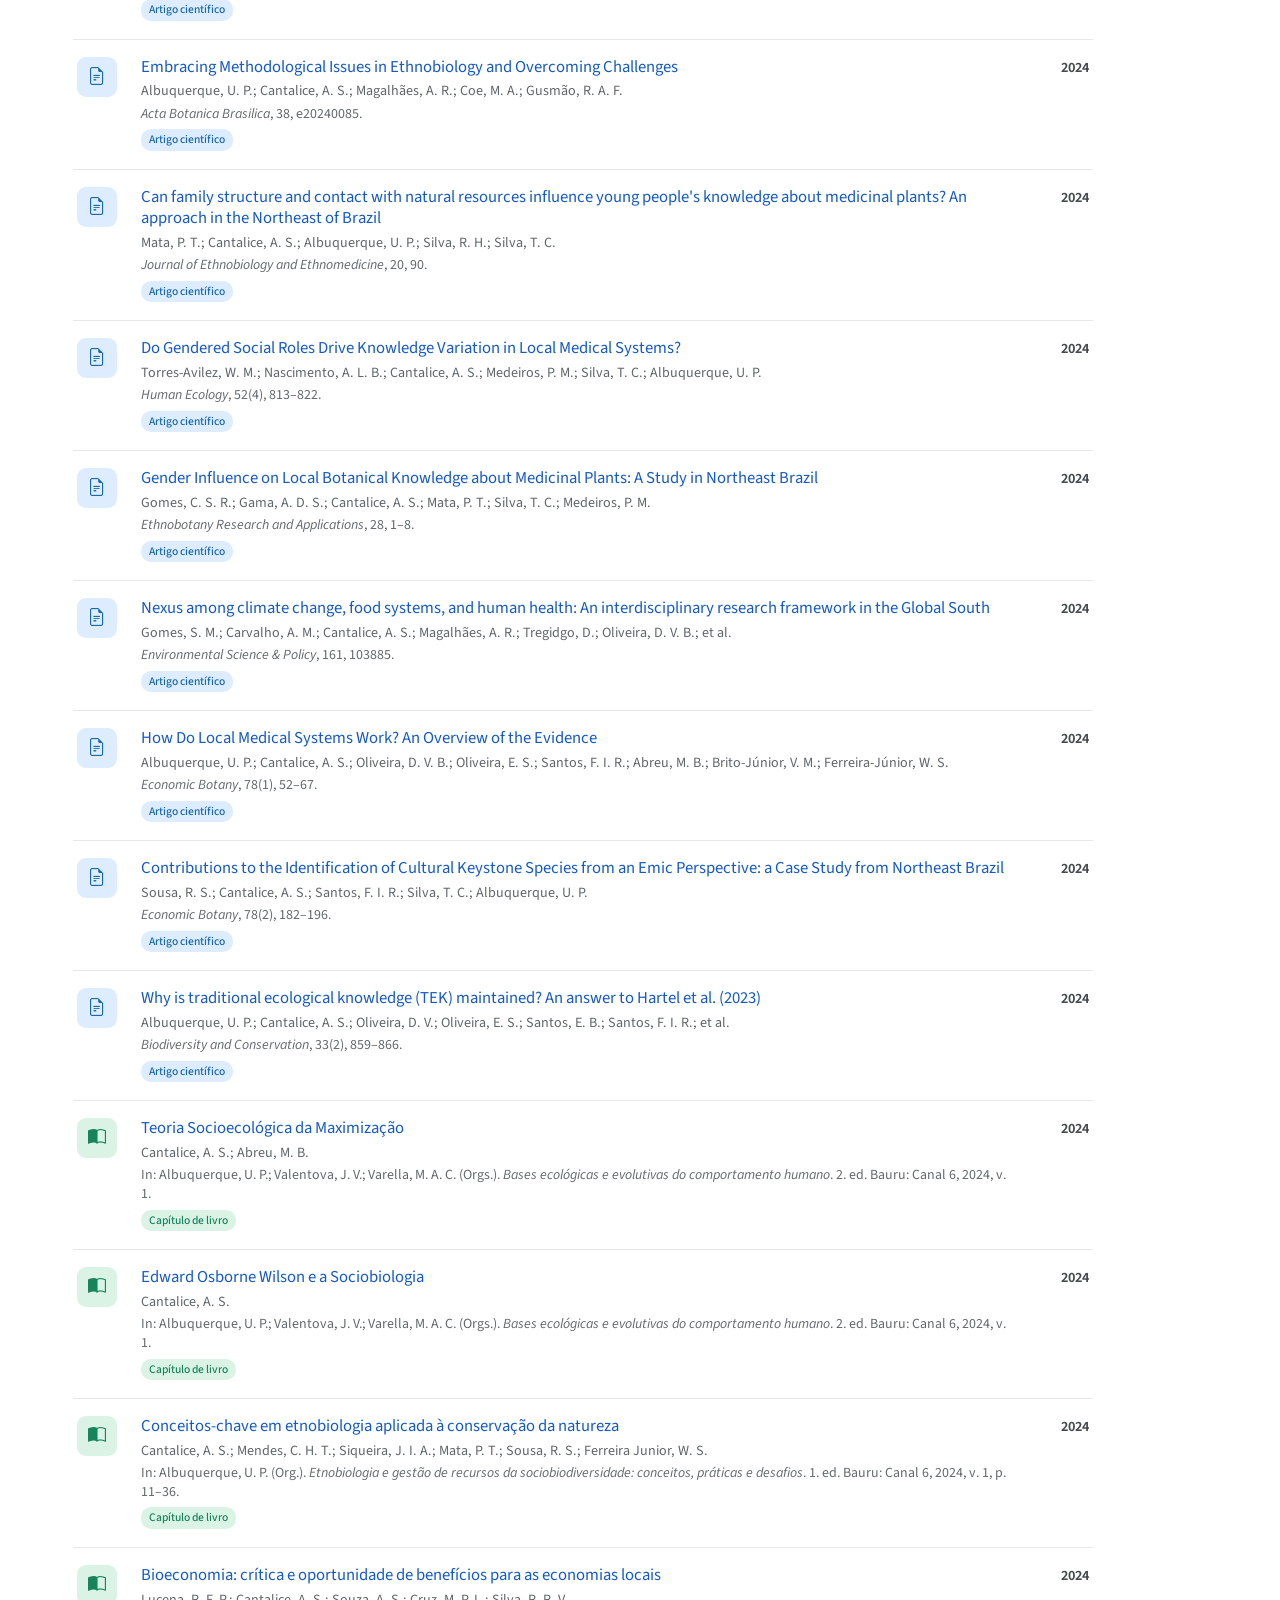
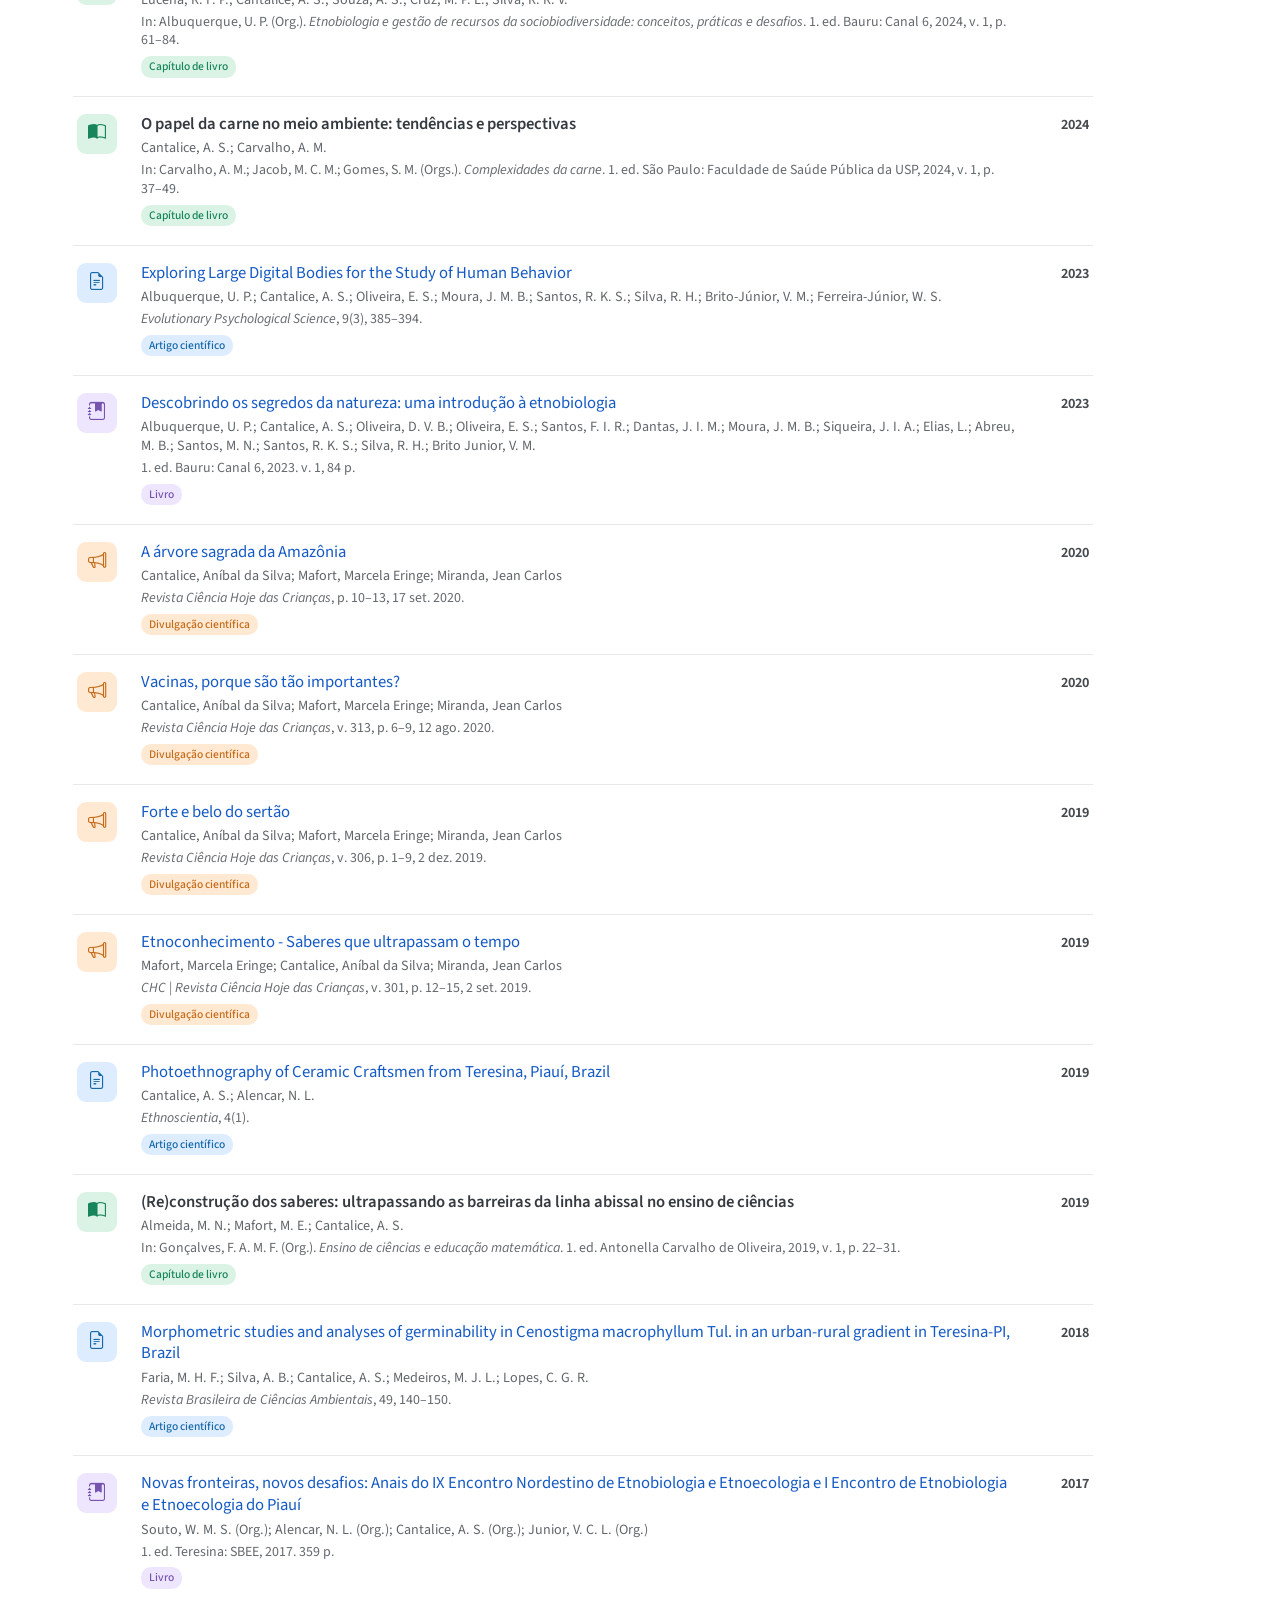
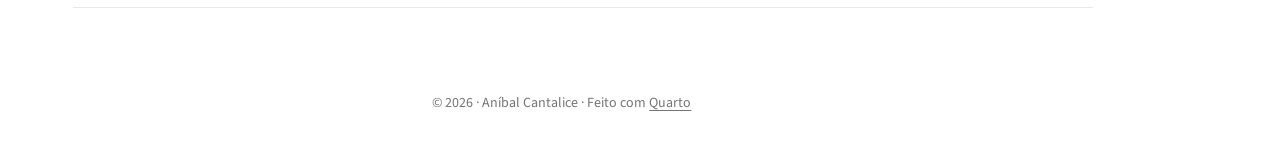
<file: publicacoes.html>
<!DOCTYPE html>
<html xmlns="http://www.w3.org/1999/xhtml" lang="pt" xml:lang="pt"><head>

<meta charset="utf-8">
<meta name="generator" content="quarto-1.10.18">

<meta name="viewport" content="width=device-width, initial-scale=1.0, user-scalable=yes">


<title>Publicações – Aníbal Cantalice</title>
<style>
/* Default styles provided by pandoc.
** See https://pandoc.org/MANUAL.html#variables-for-html for config info.
*/
span.smallcaps{font-variant: small-caps;}
div.columns{display: flex; gap: 1.5em;}
div.column{flex: auto;}
@media screen {
div.columns{gap: min(4vw, 1.5em);}
div.column{overflow-x: auto;}
}
div.hanging-indent{margin-left: 1.5em; text-indent: -1.5em;}
ul.task-list{list-style: none;}
ul.task-list li input[type="checkbox"] {
  width: 0.8em;
  margin: 0 0.8em 0.2em -1em; /* quarto-specific, see https://github.com/quarto-dev/quarto-cli/issues/4556 */ 
  vertical-align: middle;
}
</style>


<script src="site_libs/quarto-nav/quarto-nav.js"></script>
<script src="site_libs/quarto-nav/headroom.min.js"></script>
<script src="site_libs/clipboard/clipboard.min.js"></script>
<script src="site_libs/quarto-search/autocomplete.umd.js"></script>
<script src="site_libs/quarto-search/fuse.min.js"></script>
<script src="site_libs/quarto-search/quarto-search.js"></script>
<meta name="quarto:offset" content="./">
<script src="site_libs/quarto-html/quarto.js" type="module"></script>
<script src="site_libs/quarto-html/tabsets/tabsets.js" type="module"></script>
<script src="site_libs/quarto-html/popper.min.js"></script>
<script src="site_libs/quarto-html/tippy.umd.min.js"></script>
<script src="site_libs/quarto-html/anchor.min.js"></script>
<link href="site_libs/quarto-html/tippy.css" rel="stylesheet">
<link href="site_libs/quarto-html/quarto-syntax-highlighting-64a204ab8560d761af7679ceaba22944.css" rel="stylesheet" id="quarto-text-highlighting-styles">
<script src="site_libs/bootstrap/bootstrap.min.js"></script>
<link href="site_libs/bootstrap/bootstrap-icons.css" rel="stylesheet">
<link href="site_libs/bootstrap/bootstrap-172ba59bd5e0b52282274ba0c0cc16fc.min.css" rel="stylesheet" append-hash="true" id="quarto-bootstrap" data-mode="light">
<link href="site_libs/quarto-contrib/academicons-1.9.4/all.css" rel="stylesheet">
<link href="site_libs/quarto-contrib/academicons-1.9.4/size.css" rel="stylesheet">
<script id="quarto-search-options" type="application/json">{
  "location": "navbar",
  "copy-button": false,
  "collapse-after": 3,
  "panel-placement": "end",
  "type": "overlay",
  "limit": 50,
  "keyboard-shortcut": [
    "f",
    "/",
    "s"
  ],
  "show-item-context": false,
  "language": {
    "search-no-results-text": "Nenhum resultado",
    "search-matching-documents-text": "documentos correspondentes",
    "search-copy-link-title": "Copiar link para a busca",
    "search-hide-matches-text": "Esconder correspondências adicionais",
    "search-more-match-text": "mais correspondência neste documento",
    "search-more-matches-text": "mais correspondências neste documento",
    "search-clear-button-title": "Limpar",
    "search-text-placeholder": "",
    "search-detached-cancel-button-title": "Cancelar",
    "search-submit-button-title": "Enviar",
    "search-label": "Procurar"
  }
}</script>
<style>

/* =====================================================
   CORES DOS ÍCONES DA NAVBAR
   ===================================================== */


/* ORCID */
.navbar a[aria-label="ORCID"],
.navbar a[aria-label="ORCID"] * {
  color: #A6CE39 !important;
  fill: #A6CE39 !important;
}


/* GOOGLE SCHOLAR */
.navbar a[aria-label="Google Scholar"],
.navbar a[aria-label="Google Scholar"] * {
  color: #4285F4 !important;
  fill: #4285F4 !important;
}


/* SCOPUS */
.navbar a[aria-label="Scopus"],
.navbar a[aria-label="Scopus"] * {
  color: #E9711C !important;
  fill: #E9711C !important;
}


/* LATTES */
.navbar a[aria-label="Lattes"],
.navbar a[aria-label="Lattes"] * {
  color: #3264A8 !important;
  fill: #3264A8 !important;
}


/* GITHUB */
.navbar a[aria-label="GitHub"],
.navbar a[aria-label="GitHub"] * {
  color: #181717 !important;
  fill: #181717 !important;
}


/* RESEARCHGATE */
.navbar a[aria-label="ResearchGate"],
.navbar a[aria-label="ResearchGate"] * {
  color: #00CCBB !important;
  fill: #00CCBB !important;
}


/* LINKEDIN */
.navbar a[aria-label="LinkedIn"],
.navbar a[aria-label="LinkedIn"] * {
  color: #0A66C2 !important;
  fill: #0A66C2 !important;
}


/* E-MAIL */
.navbar a[aria-label="E-mail"],
.navbar a[aria-label="E-mail"] * {
  color: #6C757D !important;
  fill: #6C757D !important;
}



/* =====================================================
   EFEITO AO PASSAR O MOUSE
   ===================================================== */

.navbar a[aria-label="ORCID"],
.navbar a[aria-label="Google Scholar"],
.navbar a[aria-label="Scopus"],
.navbar a[aria-label="Lattes"],
.navbar a[aria-label="GitHub"],
.navbar a[aria-label="ResearchGate"],
.navbar a[aria-label="LinkedIn"],
.navbar a[aria-label="E-mail"] {
  transition:
    opacity 0.15s ease,
    transform 0.15s ease;
}


.navbar a[aria-label="ORCID"]:hover,
.navbar a[aria-label="Google Scholar"]:hover,
.navbar a[aria-label="Scopus"]:hover,
.navbar a[aria-label="Lattes"]:hover,
.navbar a[aria-label="GitHub"]:hover,
.navbar a[aria-label="ResearchGate"]:hover,
.navbar a[aria-label="LinkedIn"]:hover,
.navbar a[aria-label="E-mail"]:hover {
  opacity: 0.70;
  transform: translateY(-1px);
}

</style>


<link rel="stylesheet" href="styles.css">
</head>

<body class="nav-fixed quarto-light">

<div id="quarto-search-results"></div>
  <header id="quarto-header" class="headroom fixed-top">
    <nav class="navbar navbar-expand-lg " data-bs-theme="dark">
      <div class="navbar-container container-fluid">
      <div class="navbar-brand-container mx-auto">
    <a class="navbar-brand" href="./index.html">
    <span class="navbar-title">Aníbal Cantalice</span>
    </a>
  </div>
            <div id="quarto-search" class="" title="Procurar"></div>
          <button class="navbar-toggler" type="button" data-bs-toggle="collapse" data-bs-target="#navbarCollapse" aria-controls="navbarCollapse" role="menu" aria-expanded="false" aria-label="Alternar de navegação" onclick="if (window.quartoToggleHeadroom) { window.quartoToggleHeadroom(); }">
  <span class="navbar-toggler-icon"></span>
</button>
          <div class="collapse navbar-collapse" id="navbarCollapse">
            <ul class="navbar-nav navbar-nav-scroll me-auto">
  <li class="nav-item">
    <a class="nav-link" href="./index.html"> 
<span class="menu-text">Início</span></a>
  </li>  
  <li class="nav-item">
    <a class="nav-link" href="./sobre.html"> 
<span class="menu-text">Sobre</span></a>
  </li>  
  <li class="nav-item">
    <a class="nav-link" href="./blog/index.html"> 
<span class="menu-text">Blog</span></a>
  </li>  
  <li class="nav-item">
    <a class="nav-link" href="./projetos.html"> 
<span class="menu-text">Projetos</span></a>
  </li>  
  <li class="nav-item">
    <a class="nav-link active" href="./publicacoes.html" aria-current="page"> 
<span class="menu-text">Publicações</span></a>
  </li>  
</ul>
            <ul class="navbar-nav navbar-nav-scroll ms-auto">
  <li class="nav-item">
    <a class="nav-link" href="https://orcid.org/0000-0003-0205-5219"> 
<span class="menu-text"><i class="ai  ai-orcid" aria-label="orcid"></i></span></a>
  </li>  
  <li class="nav-item">
    <a class="nav-link" href="https://scholar.google.com/citations?user=lnnl4CIAAAAJ&amp;hl=pt-BR"> 
<span class="menu-text"><i class="ai  ai-google-scholar" aria-label="google-scholar"></i></span></a>
  </li>  
  <li class="nav-item">
    <a class="nav-link" href="https://www.scopus.com/authid/detail.uri?authorId=58292756900"> 
<span class="menu-text"><i class="ai  ai-scopus" aria-label="scopus"></i></span></a>
  </li>  
  <li class="nav-item">
    <a class="nav-link" href="http://lattes.cnpq.br/6088144368015242"> 
<span class="menu-text"><i class="ai  ai-lattes" aria-label="lattes"></i></span></a>
  </li>  
  <li class="nav-item">
    <a class="nav-link" href="https://www.researchgate.net/profile/Anibal-Cantalice"> 
<span class="menu-text"><i class="ai  ai-researchgate" aria-label="researchgate"></i></span></a>
  </li>  
  <li class="nav-item compact">
    <a class="nav-link" href="mailto:anibalcantalice@gmail.com"> <i class="bi bi-envelope" role="img" aria-label="E-mail">
</i> 
<span class="menu-text"></span></a>
  </li>  
</ul>
          </div> <!-- /navcollapse -->
            <div class="quarto-navbar-tools">
</div>
      </div> <!-- /container-fluid -->
    </nav>
</header>
<!-- content -->
<div id="quarto-content" class="quarto-container page-columns page-rows-contents page-layout-full page-navbar">
<!-- sidebar -->
<!-- margin-sidebar -->
    
<!-- main -->
<main class="content column-page" id="quarto-document-content">

<header id="title-block-header" class="quarto-title-block default">
<div class="quarto-title">
<h1 class="title">Publicações</h1>
</div>



<div class="quarto-title-meta column-page">

    
  
    
  </div>
  


</header>


<style>

/* =========================================================
   ÁREA PRINCIPAL
   ========================================================= */

.publicacoes-container {
  max-width: 1150px;
  margin: 0 auto;
}


/* =========================================================
   CARDS DE CATEGORIAS
   ========================================================= */

.pub-categorias {
  display: grid;
  grid-template-columns: repeat(4, 1fr);
  gap: 16px;
  margin: 10px 0 35px 0;
}

.pub-card {
  border-radius: 12px;
  padding: 22px 15px;
  text-align: center;
  cursor: pointer;
  border: 1px solid #e3e6e8;
  transition:
    transform 0.18s ease,
    box-shadow 0.18s ease,
    border-color 0.18s ease;
}

.pub-card:hover {
  transform: translateY(-3px);
  box-shadow: 0 7px 20px rgba(0, 0, 0, 0.08);
}

.pub-card.ativo {
  border-color: currentColor;
  box-shadow: 0 0 0 1px currentColor;
}


/* =========================================================
   ÍCONES
   ========================================================= */

.pub-icon-box {
  width: 52px;
  height: 52px;
  border-radius: 12px;
  margin: 0 auto 10px auto;

  display: flex;
  align-items: center;
  justify-content: center;

  font-size: 25px;
}

.pub-card-titulo {
  font-weight: 650;
  font-size: 0.95rem;
}

.pub-card-numero {
  margin-top: 3px;
  font-size: 0.80rem;
  opacity: 0.72;
}


/* =========================================================
   CORES
   ========================================================= */

.card-artigo {
  background: #f5f9ff;
  color: #1769aa;
}

.card-artigo .pub-icon-box {
  background: #ddecff;
}


.card-capitulo {
  background: #f4fbf7;
  color: #18845c;
}

.card-capitulo .pub-icon-box {
  background: #daf3e5;
}


.card-livro {
  background: #faf7ff;
  color: #7653af;
}

.card-livro .pub-icon-box {
  background: #eee5ff;
}


.card-divulgacao {
  background: #fff9f2;
  color: #c56b19;
}

.card-divulgacao .pub-icon-box {
  background: #ffe9d3;
}


/* =========================================================
   CABEÇALHO DA LISTA
   ========================================================= */

.pub-list-header {
  display: flex;
  align-items: center;
  justify-content: space-between;

  padding-bottom: 10px;
  margin-bottom: 0;

  border-bottom: 1px solid #dfe2e5;
}

.pub-list-header h2 {
  font-size: 1.35rem;
  margin: 0;
}

.pub-show-all {
  border: 0;
  background: transparent;
  color: #1769aa;
  font-size: 0.84rem;
  cursor: pointer;
}

.pub-show-all:hover {
  text-decoration: underline;
}


/* =========================================================
   PUBLICAÇÃO
   ========================================================= */

.pub-item {
  display: grid;
  grid-template-columns: 50px minmax(0, 1fr) 60px;
  gap: 14px;

  padding: 17px 4px;

  border-bottom: 1px solid #e6e8ea;
}


/* ícone lateral */

.pub-item-icon {
  width: 40px;
  height: 40px;
  border-radius: 9px;

  display: flex;
  align-items: center;
  justify-content: center;

  font-size: 18px;
}


/* título */

.pub-title {
  line-height: 1.30;
  font-size: 0.98rem;
  font-weight: 600;
}

.pub-title a {
  color: #155ac4;
  text-decoration: none;
}

.pub-title a:hover {
  text-decoration: underline;
}


/* autores */

.pub-author {
  margin-top: 4px;

  font-size: 0.83rem;
  line-height: 1.35;

  color: #61666b;
}


/* detalhes */

.pub-details {
  margin-top: 3px;

  font-size: 0.82rem;
  line-height: 1.35;

  color: #64696e;
}


/* ano */

.pub-year {
  text-align: right;

  font-size: 0.84rem;
  font-weight: 650;

  color: #454a4f;
}


/* =========================================================
   TAG
   ========================================================= */

.pub-tag {
  display: inline-block;

  margin-top: 6px;
  padding: 2px 8px;

  border-radius: 10px;

  font-size: 0.68rem;
  font-weight: 500;
}


.item-artigo .pub-item-icon,
.tag-artigo {
  background: #ddecff;
  color: #1769aa;
}

.item-capitulo .pub-item-icon,
.tag-capitulo {
  background: #daf3e5;
  color: #18845c;
}

.item-livro .pub-item-icon,
.tag-livro {
  background: #eee5ff;
  color: #7653af;
}

.item-divulgacao .pub-item-icon,
.tag-divulgacao {
  background: #ffe9d3;
  color: #c56b19;
}


/* =========================================================
   RESPONSIVO
   ========================================================= */

@media (max-width: 800px) {

  .pub-categorias {
    grid-template-columns: repeat(2, 1fr);
  }

}


@media (max-width: 500px) {

  .pub-categorias {
    gap: 8px;
  }

  .pub-card {
    padding: 16px 8px;
  }

  .pub-item {
    grid-template-columns: 42px 1fr;
  }

  .pub-year {
    grid-column: 2;
    text-align: left;
    margin-top: -3px;
  }

}

</style>
<div class="publicacoes-container">
<div id="pub-categorias" class="pub-categorias">

</div>
<div class="pub-list-header">
<h2 id="pub-titulo-lista" class="anchored">
Todas as publicações
</h2>
<button class="pub-show-all" onclick="filtrarPublicacoes('todas')">
Mostrar todas
</button>
</div>
<div id="pub-lista">

</div>
</div>
<script>

/* =========================================================
   DADOS
   ========================================================= */

const publicacoes = [

/* =========================================================
   ARTIGOS CIENTÍFICOS
   ========================================================= */

{
title: `Repeated cross-sectional study of knowledge and use of wild food plants in the Caatinga of Northeastern Brazil`,
author: `De La Cruz, M. P.; Cantalice, A. S.; Jacob, M. C. M.; Albuquerque, U. P.`,
date: `2026-08-10`,
category: `artigo`,
path: `https://doi.org/10.1186/s13002-026-00945-x`,
description: `<em>Journal of Ethnobiology and Ethnomedicine</em>, 2026.`
},


{
title: `‘Dígame usted, si conoce la molienda’ - A photoethnographic essay on traditional sugar-making practices in Santa Mónica, Tianguistengo, Mexico`,
author: `Hernández-Pacheco, D.; Cantalice, A. S.; Mendes, C. H. T.; Santos, F. I. R.; González-López, G.; Campos, L. Z. O.; De La Cruz, M. P.; Silva, T. C.; Pulido Silva, M. T.`,
date: `2026-03-30`,
category: `artigo`,
path: `https://doi.org/10.32859/era.33.72.1-15`,
description: `<em>Ethnobotany Research and Applications</em>, 33, 1–15.`
},

{
title: `Recife Charter – Pathways for the future of ethnobiology`,
author: `Ferreira Júnior, W. S.; Abdullah, A.; Castiñeira Latorre, E.; Ferraz, T. S. O.; Abreu, M. B.; et al.`,
date: `2026-02-18`,
category: `artigo`,
path: `https://doi.org/10.15451/ec2026-02-15-06-1-9`,
description: `<em>Ethnobiology and Conservation</em>, 15, 1–9.`
},

{
title: `Impacts of global climate change on nutrition and its effects on neuroeducational outcomes`,
author: `Albuquerque, U. P.; Cantalice, A. S.; Ferreira Júnior, W. S.; Gusmão, R. A. F.; Magalhães, A. R.; et al.`,
date: `2026-01-01`,
category: `artigo`,
path: `https://doi.org/10.1016/j.nexres.2026.101472`,
description: `<em>Next Research</em>, 7, 101472.`
},

{
title: `SpiderATLAS: A Database of Spider Traits and Distributions in the Brazilian Atlantic Forest`,
author: `Boldorini, G. X.; Martins, P. M.; Brescovit, A. D.; Santos, A. J.; Carvalho, L. S.; Oliveira, U.; Russo, P.; Brito, J. C. B.; Barbosa, A. P.; Rodrigues, A. C. B.; Cantalice, A. S.; et al.`,
date: `2025-10-25`,
category: `artigo`,
path: `https://doi.org/10.1111/jbi.70081`,
description: `<em>Journal of Biogeography</em>, 52(12), e70081.`
},

{
title: `Reframing Botanical Blindness and Imperception Through Evolutionary Lenses`,
author: `Albuquerque, U. P.; Cantalice, A. S.; Oliveira, E. S.; Santos, F. I. R.; Santos, H. C.; Lima, I. S.; et al.`,
date: `2025-07-07`,
category: `artigo`,
path: `https://doi.org/10.1590/1677-941X-ABB-2024-0236`,
description: `<em>Acta Botanica Brasilica</em>, 39, e20240236.`
},

{
title: `LandFrag: A Dataset to Investigate the Effects of Forest Loss and Fragmentation on Biodiversity`,
author: `Gonçalves-Souza, T.; Vancine, M. H.; Sanders, N. J.; Haddad, N. M.; Cortinhas, L.; Aase, A. L. T. O.; et al.`,
date: `2025-02-25`,
category: `artigo`,
path: `https://doi.org/10.1111/geb.70015`,
description: `<em>Global Ecology and Biogeography</em>, 34(2), e70015.`
},

{
title: `Effects of socioeconomic and human-modified landscape variables on medicinal species richness at a macroscale: the case of the Caatinga, Brazil`,
author: `Cantalice, A. S.; Gonçalves-Souza, T.; Albuquerque, U. P.`,
date: `2025-01-24`,
category: `artigo`,
path: `https://doi.org/10.1186/s13002-025-00757-5`,
description: `<em>Journal of Ethnobiology and Ethnomedicine</em>, 21, 5.`
},

{
title: `Is Ethnobiologist Training at Risk? Challenges of a Brazilian Graduate Program`,
author: `Brito-Junior, V. M.; Alves, A. C.; Quirino, A. M. S.; Cantalice, A. S.; Magalhães, A.; et al.`,
date: `2025-01-01`,
category: `artigo`,
path: `https://doi.org/10.15451/ec2025-02-14.13-1-9`,
description: `<em>Ethnobiology and Conservation</em>, 14(13), 1–9.`
},

{
title: `Embracing Methodological Issues in Ethnobiology and Overcoming Challenges`,
author: `Albuquerque, U. P.; Cantalice, A. S.; Magalhães, A. R.; Coe, M. A.; Gusmão, R. A. F.`,
date: `2024-09-27`,
category: `artigo`,
path: `https://doi.org/10.1590/1677-941X-ABB-2024-0085`,
description: `<em>Acta Botanica Brasilica</em>, 38, e20240085.`
},

{
title: `Can family structure and contact with natural resources influence young people's knowledge about medicinal plants? An approach in the Northeast of Brazil`,
author: `Mata, P. T.; Cantalice, A. S.; Albuquerque, U. P.; Silva, R. H.; Silva, T. C.`,
date: `2024-09-19`,
category: `artigo`,
path: `https://doi.org/10.1186/s13002-024-00728-2`,
description: `<em>Journal of Ethnobiology and Ethnomedicine</em>, 20, 90.`
},

{
title: `Do Gendered Social Roles Drive Knowledge Variation in Local Medical Systems?`,
author: `Torres-Avilez, W. M.; Nascimento, A. L. B.; Cantalice, A. S.; Medeiros, P. M.; Silva, T. C.; Albuquerque, U. P.`,
date: `2024-09-18`,
category: `artigo`,
path: `https://doi.org/10.1007/s10745-024-00537-x`,
description: `<em>Human Ecology</em>, 52(4), 813–822.`
},

{
title: `Gender Influence on Local Botanical Knowledge about Medicinal Plants: A Study in Northeast Brazil`,
author: `Gomes, C. S. R.; Gama, A. D. S.; Cantalice, A. S.; Mata, P. T.; Silva, T. C.; Medeiros, P. M.`,
date: `2024-02-28`,
category: `artigo`,
path: `https://doi.org/10.32859/era.28.45.1-8`,
description: `<em>Ethnobotany Research and Applications</em>, 28, 1–8.`
},

{
title: `Nexus among climate change, food systems, and human health: An interdisciplinary research framework in the Global South`,
author: `Gomes, S. M.; Carvalho, A. M.; Cantalice, A. S.; Magalhães, A. R.; Tregidgo, D.; Oliveira, D. V. B.; et al.`,
date: `2024-01-01`,
category: `artigo`,
path: `https://doi.org/10.1016/j.envsci.2024.103885`,
description: `<em>Environmental Science & Policy</em>, 161, 103885.`
},

{
title: `How Do Local Medical Systems Work? An Overview of the Evidence`,
author: `Albuquerque, U. P.; Cantalice, A. S.; Oliveira, D. V. B.; Oliveira, E. S.; Santos, F. I. R.; Abreu, M. B.; Brito-Júnior, V. M.; Ferreira-Júnior, W. S.`,
date: `2024-01-01`,
category: `artigo`,
path: `https://doi.org/10.1007/s12231-023-09587-6`,
description: `<em>Economic Botany</em>, 78(1), 52–67.`
},

{
title: `Contributions to the Identification of Cultural Keystone Species from an Emic Perspective: a Case Study from Northeast Brazil`,
author: `Sousa, R. S.; Cantalice, A. S.; Santos, F. I. R.; Silva, T. C.; Albuquerque, U. P.`,
date: `2024-01-01`,
category: `artigo`,
path: `https://doi.org/10.1007/s12231-024-09603-3`,
description: `<em>Economic Botany</em>, 78(2), 182–196.`
},

{
title: `Why is traditional ecological knowledge (TEK) maintained? An answer to Hartel et al. (2023)`,
author: `Albuquerque, U. P.; Cantalice, A. S.; Oliveira, D. V.; Oliveira, E. S.; Santos, E. B.; Santos, F. I. R.; et al.`,
date: `2024-01-01`,
category: `artigo`,
path: `https://doi.org/10.1007/s10531-024-02794-0`,
description: `<em>Biodiversity and Conservation</em>, 33(2), 859–866.`
},

{
title: `Exploring Large Digital Bodies for the Study of Human Behavior`,
author: `Albuquerque, U. P.; Cantalice, A. S.; Oliveira, E. S.; Moura, J. M. B.; Santos, R. K. S.; Silva, R. H.; Brito-Júnior, V. M.; Ferreira-Júnior, W. S.`,
date: `2023-05-23`,
category: `artigo`,
path: `https://doi.org/10.1007/s40806-023-00363-2`,
description: `<em>Evolutionary Psychological Science</em>, 9(3), 385–394.`
},

{
title: `Photoethnography of Ceramic Craftsmen from Teresina, Piauí, Brazil`,
author: `Cantalice, A. S.; Alencar, N. L.`,
date: `2019-01-01`,
category: `artigo`,
path: `https://doi.org/10.22276/ethnoscientia.v4i1.202`,
description: `<em>Ethnoscientia</em>, 4(1).`
},

{
title: `Morphometric studies and analyses of germinability in Cenostigma macrophyllum Tul. in an urban-rural gradient in Teresina-PI, Brazil`,
author: `Faria, M. H. F.; Silva, A. B.; Cantalice, A. S.; Medeiros, M. J. L.; Lopes, C. G. R.`,
date: `2018-12-03`,
category: `artigo`,
path: `https://doi.org/10.5327/Z2176-947820180369`,
description: `<em>Revista Brasileira de Ciências Ambientais</em>, 49, 140–150.`
},


/* =========================================================
   LIVROS
   ========================================================= */

{
title: `Descobrindo os segredos da natureza: uma introdução à etnobiologia`,
author: `Albuquerque, U. P.; Cantalice, A. S.; Oliveira, D. V. B.; Oliveira, E. S.; Santos, F. I. R.; Dantas, J. I. M.; Moura, J. M. B.; Siqueira, J. I. A.; Elias, L.; Abreu, M. B.; Santos, M. N.; Santos, R. K. S.; Silva, R. H.; Brito Junior, V. M.`,
date: `2023-01-01`,
category: `livro`,
path: `https://canal6.com.br/livreacesso/livro/descobrindo-os-segredos-da-natureza-uma-introducao-a-etnobiologia/`,
description: `1. ed. Bauru: Canal 6, 2023. v. 1, 84 p.`
},

{
title: `Novas fronteiras, novos desafios: Anais do IX Encontro Nordestino de Etnobiologia e Etnoecologia e I Encontro de Etnobiologia e Etnoecologia do Piauí`,
author: `Souto, W. M. S. (Org.); Alencar, N. L. (Org.); Cantalice, A. S. (Org.); Junior, V. C. L. (Org.)`,
date: `2017-01-01`,
category: `livro`,
path: `https://www.etnobiologia.org/post/2018/01/09/anais-ix-encontro-nordestino-de-etnobiologia-e-etnoecologia-enee`,
description: `1. ed. Teresina: SBEE, 2017. 359 p.`
},


/* =========================================================
   CAPÍTULOS DE LIVRO
   ========================================================= */

{
title: `Teoria Socioecológica da Maximização`,
author: `Cantalice, A. S.; Abreu, M. B.`,
date: `2024-01-01`,
category: `capitulo`,
path: `https://canal6.com.br/livreacesso/livro/bases-ecologicas-e-evolutivas-do-comportamento-humano-2a-edicao/`,
description: `In: Albuquerque, U. P.; Valentova, J. V.; Varella, M. A. C. (Orgs.). <em>Bases ecológicas e evolutivas do comportamento humano</em>. 2. ed. Bauru: Canal 6, 2024, v. 1.`
},

{
title: `Edward Osborne Wilson e a Sociobiologia`,
author: `Cantalice, A. S.`,
date: `2024-01-01`,
category: `capitulo`,
path: `https://canal6.com.br/livreacesso/livro/bases-ecologicas-e-evolutivas-do-comportamento-humano-2a-edicao/`,
description: `In: Albuquerque, U. P.; Valentova, J. V.; Varella, M. A. C. (Orgs.). <em>Bases ecológicas e evolutivas do comportamento humano</em>. 2. ed. Bauru: Canal 6, 2024, v. 1.`
},

{
title: `Conceitos-chave em etnobiologia aplicada à conservação da natureza`,
author: `Cantalice, A. S.; Mendes, C. H. T.; Siqueira, J. I. A.; Mata, P. T.; Sousa, R. S.; Ferreira Junior, W. S.`,
date: `2024-01-01`,
category: `capitulo`,
path: `https://canal6.com.br/livreacesso/livro/etnobiologia-e-gestao-de-recursos-da-sociobiodiversidade-conceitos-praticas-e-desafios/`,
description: `In: Albuquerque, U. P. (Org.). <em>Etnobiologia e gestão de recursos da sociobiodiversidade: conceitos, práticas e desafios</em>. 1. ed. Bauru: Canal 6, 2024, v. 1, p. 11–36.`
},

{
title: `Bioeconomia: crítica e oportunidade de benefícios para as economias locais`,
author: `Lucena, R. F. P.; Cantalice, A. S.; Souza, A. S.; Cruz, M. P. L.; Silva, R. R. V.`,
date: `2024-01-01`,
category: `capitulo`,
path: `https://canal6.com.br/livreacesso/livro/etnobiologia-e-gestao-de-recursos-da-sociobiodiversidade-conceitos-praticas-e-desafios/`,
description: `In: Albuquerque, U. P. (Org.). <em>Etnobiologia e gestão de recursos da sociobiodiversidade: conceitos, práticas e desafios</em>. 1. ed. Bauru: Canal 6, 2024, v. 1, p. 61–84.`
},

{
title: `O papel da carne no meio ambiente: tendências e perspectivas`,
author: `Cantalice, A. S.; Carvalho, A. M.`,
date: `2024-01-01`,
category: `capitulo`,
path: ``,
description: `In: Carvalho, A. M.; Jacob, M. C. M.; Gomes, S. M. (Orgs.). <em>Complexidades da carne</em>. 1. ed. São Paulo: Faculdade de Saúde Pública da USP, 2024, v. 1, p. 37–49.`
},

{
title: `(Re)construção dos saberes: ultrapassando as barreiras da linha abissal no ensino de ciências`,
author: `Almeida, M. N.; Mafort, M. E.; Cantalice, A. S.`,
date: `2019-01-01`,
category: `capitulo`,
path: ``,
description: `In: Gonçalves, F. A. M. F. (Org.). <em>Ensino de ciências e educação matemática</em>. 1. ed. Antonella Carvalho de Oliveira, 2019, v. 1, p. 22–31.`
},


/* =========================================================
   DIVULGAÇÃO CIENTÍFICA
   ========================================================= */

{
title: `A árvore sagrada da Amazônia`,
author: `Cantalice, Aníbal da Silva; Mafort, Marcela Eringe; Miranda, Jean Carlos`,
date: `2020-09-17`,
category: `divulgacao`,
path: `https://www.researchgate.net/publication/344580386_A_arvore_sagrada_da_Amazonia`,
description: `<em>Revista Ciência Hoje das Crianças</em>, p. 10–13, 17 set. 2020.`
},

{
title: `Vacinas, porque são tão importantes?`,
author: `Cantalice, Aníbal da Silva; Mafort, Marcela Eringe; Miranda, Jean Carlos`,
date: `2020-08-12`,
category: `divulgacao`,
path: `https://www.researchgate.net/publication/344580478_Vacinas_porque_sao_tao_importantes`,
description: `<em>Revista Ciência Hoje das Crianças</em>, v. 313, p. 6–9, 12 ago. 2020.`
},

{
title: `Forte e belo do sertão`,
author: `Cantalice, Aníbal da Silva; Mafort, Marcela Eringe; Miranda, Jean Carlos`,
date: `2019-12-02`,
category: `divulgacao`,
path: `https://www.researchgate.net/publication/342420701_Forte_e_belo_do_sertao`,
description: `<em>Revista Ciência Hoje das Crianças</em>, v. 306, p. 1–9, 2 dez. 2019.`
},

{
title: `Etnoconhecimento - Saberes que ultrapassam o tempo`,
author: `Mafort, Marcela Eringe; Cantalice, Aníbal da Silva; Miranda, Jean Carlos`,
date: `2019-09-02`,
category: `divulgacao`,
path: `https://www.researchgate.net/publication/335819979_Etnoconhecimento_-_Saberes_que_ultrapassam_o_tempo`,
description: `<em>CHC | Revista Ciência Hoje das Crianças</em>, v. 301, p. 12–15, 2 set. 2019.`
}

];


/* =========================================================
   CATEGORIAS
   ========================================================= */

const categorias = {

artigo: {
  nome: "Artigos científicos",
  singular: "Artigo científico",
  icone: `<i class="bi bi-file-earmark-text"></i>`
},

capitulo: {
  nome: "Capítulos de livro",
  singular: "Capítulo de livro",
  icone: `<i class="bi bi-book-half"></i>`
},

livro: {
  nome: "Livros",
  singular: "Livro",
  icone: `<i class="bi bi-journal-bookmark-fill"></i>`
},

divulgacao: {
  nome: "Divulgação científica",
  singular: "Divulgação científica",
  icone: `<i class="bi bi-megaphone"></i>`
}

};


/* =========================================================
   CARDS
   ========================================================= */

function criarCards() {

const area = document.getElementById("pub-categorias");

Object.entries(categorias).forEach(([codigo, cat]) => {

  const n =
    publicacoes.filter(
      p => p.category === codigo
    ).length;

  const card = document.createElement("div");

  card.className =
    `pub-card card-${codigo}`;

  card.dataset.category = codigo;

  card.onclick =
    () => filtrarPublicacoes(codigo);

  card.innerHTML = `

    <div class="pub-icon-box">
      ${cat.icone}
    </div>

    <div class="pub-card-titulo">
      ${cat.nome}
    </div>

    <div class="pub-card-numero">
      ${n} ${n === 1 ? "publicação" : "publicações"}
    </div>

  `;

  area.appendChild(card);

});

}


/* =========================================================
   LISTA
   ========================================================= */

function renderizarLista(filtro = "todas") {

const area =
  document.getElementById("pub-lista");

area.innerHTML = "";


let dados = [...publicacoes];


if (filtro !== "todas") {

  dados = dados.filter(
    p => p.category === filtro
  );

}


dados.sort(
  (a, b) =>
    new Date(b.date) -
    new Date(a.date)
);


dados.forEach(pub => {

  const cat =
    categorias[pub.category];

  const ano =
    pub.date.substring(0, 4);


  const titulo =
    pub.path

      ? `<a href="${pub.path}"
            target="_blank"
            rel="noopener noreferrer">
            ${pub.title}
         </a>`

      : pub.title;


  const item =
    document.createElement("div");


  item.className =
    `pub-item item-${pub.category}`;


  item.innerHTML = `

    <div class="pub-item-icon">
      ${cat.icone}
    </div>


    <div class="pub-info">

      <div class="pub-title">
        ${titulo}
      </div>

      <div class="pub-author">
        ${pub.author}
      </div>

      <div class="pub-details">
        ${pub.description}
      </div>

      <span class="pub-tag tag-${pub.category}">
        ${cat.singular}
      </span>

    </div>


    <div class="pub-year">
      ${ano}
    </div>

  `;


  area.appendChild(item);

});

}


/* =========================================================
   FILTRO
   ========================================================= */

function filtrarPublicacoes(categoria) {

document
  .querySelectorAll(".pub-card")
  .forEach(
    x => x.classList.remove("ativo")
  );


if (categoria === "todas") {

  document
    .getElementById("pub-titulo-lista")
    .textContent =
      "Todas as publicações";

}

else {

  const card =
    document.querySelector(
      `[data-category="${categoria}"]`
    );

  if (card) {
    card.classList.add("ativo");
  }


  document
    .getElementById("pub-titulo-lista")
    .textContent =
      categorias[categoria].nome;

}


renderizarLista(categoria);

}


/* =========================================================
   INICIAR
   ========================================================= */

criarCards();
renderizarLista();

</script>



</main> <!-- /main -->
<script id="quarto-html-after-body" type="application/javascript">
  window.document.addEventListener("DOMContentLoaded", function (event) {
    const icon = "";
    const anchorJS = new window.AnchorJS();
    anchorJS.options = {
      placement: 'right',
      icon: icon
    };
    anchorJS.add('.anchored');
    const isCodeAnnotation = (el) => {
      for (const clz of el.classList) {
        if (clz.startsWith('code-annotation-')) {                     
          return true;
        }
      }
      return false;
    }
    const onCopySuccess = function(e) {
      // button target
      const button = e.trigger;
      // don't keep focus
      button.blur();
      // flash "checked"
      button.classList.add('code-copy-button-checked');
      var currentTitle = button.getAttribute("title");
      button.setAttribute("title", "Copiada");
      let tooltip;
      if (window.bootstrap) {
        button.setAttribute("data-bs-toggle", "tooltip");
        button.setAttribute("data-bs-placement", "left");
        button.setAttribute("data-bs-title", "Copiada");
        tooltip = new bootstrap.Tooltip(button, 
          { trigger: "manual", 
            customClass: "code-copy-button-tooltip",
            offset: [0, -8]});
        tooltip.show();    
      }
      setTimeout(function() {
        if (tooltip) {
          tooltip.hide();
          button.removeAttribute("data-bs-title");
          button.removeAttribute("data-bs-toggle");
          button.removeAttribute("data-bs-placement");
        }
        button.setAttribute("title", currentTitle);
        button.classList.remove('code-copy-button-checked');
      }, 1000);
      // clear code selection
      e.clearSelection();
    }
    const getTextToCopy = function(trigger) {
      const outerScaffold = trigger.parentElement.cloneNode(true);
      const codeEl = outerScaffold.querySelector('code');
      for (const childEl of codeEl.children) {
        if (isCodeAnnotation(childEl)) {
          childEl.remove();
        }
      }
      return codeEl.innerText;
    }
    const clipboard = new window.ClipboardJS('.code-copy-button:not([data-in-quarto-modal])', {
      text: getTextToCopy
    });
    clipboard.on('success', onCopySuccess);
    if (window.document.getElementById('quarto-embedded-source-code-modal')) {
      const clipboardModal = new window.ClipboardJS('.code-copy-button[data-in-quarto-modal]', {
        text: getTextToCopy,
        container: window.document.getElementById('quarto-embedded-source-code-modal')
      });
      clipboardModal.on('success', onCopySuccess);
    }
      var localhostRegex = new RegExp(/^(?:http|https):\/\/localhost\:?[0-9]*\//);
      var mailtoRegex = new RegExp(/^mailto:/);
        var filterRegex = new RegExp("https:\/\/Anibal-Cantalice\.github\.io");
      var isInternal = (href) => {
          return filterRegex.test(href) || localhostRegex.test(href) || mailtoRegex.test(href);
      }
      // Inspect non-navigation links and adorn them if external
     var links = window.document.querySelectorAll('a[href]:not(.nav-link):not(.navbar-brand):not(.toc-action):not(.sidebar-link):not(.sidebar-item-toggle):not(.pagination-link):not(.no-external):not([aria-hidden]):not(.dropdown-item):not(.quarto-navigation-tool):not(.about-link)');
      for (var i=0; i<links.length; i++) {
        const link = links[i];
        if (!isInternal(link.href)) {
          // undo the damage that might have been done by quarto-nav.js in the case of
          // links that we want to consider external
          if (link.dataset.originalHref !== undefined) {
            link.href = link.dataset.originalHref;
          }
        }
      }
    function tippyHover(el, contentFn, onTriggerFn, onUntriggerFn) {
      const config = {
        allowHTML: true,
        maxWidth: 500,
        delay: 100,
        arrow: false,
        appendTo: function(el) {
            return el.parentElement;
        },
        interactive: true,
        interactiveBorder: 10,
        theme: 'quarto',
        placement: 'bottom-start',
      };
      if (contentFn) {
        config.content = contentFn;
      }
      if (onTriggerFn) {
        config.onTrigger = onTriggerFn;
      }
      if (onUntriggerFn) {
        config.onUntrigger = onUntriggerFn;
      }
      window.tippy(el, config); 
    }
    const noterefs = window.document.querySelectorAll('a[role="doc-noteref"]');
    for (var i=0; i<noterefs.length; i++) {
      const ref = noterefs[i];
      tippyHover(ref, function() {
        // use id or data attribute instead here
        let href = ref.getAttribute('data-footnote-href') || ref.getAttribute('href');
        try { href = new URL(href).hash; } catch {}
        const id = href.replace(/^#\/?/, "");
        const note = window.document.getElementById(id);
        if (note) {
          return note.innerHTML;
        } else {
          return "";
        }
      });
    }
    const xrefs = window.document.querySelectorAll('a.quarto-xref');
    const processXRef = (id, note) => {
      // Strip column container classes
      const stripColumnClz = (el) => {
        el.classList.remove("page-full", "page-columns");
        if (el.children) {
          for (const child of el.children) {
            stripColumnClz(child);
          }
        }
      }
      stripColumnClz(note)
      if (id === null || id.startsWith('sec-')) {
        // Special case sections, only their first couple elements
        const container = document.createElement("div");
        if (note.children && note.children.length > 2) {
          container.appendChild(note.children[0].cloneNode(true));
          for (let i = 1; i < note.children.length; i++) {
            const child = note.children[i];
            if (child.tagName === "P" && child.innerText === "") {
              continue;
            } else {
              container.appendChild(child.cloneNode(true));
              break;
            }
          }
          if (window.Quarto?.typesetMath) {
            window.Quarto.typesetMath(container);
          }
          return container.innerHTML
        } else {
          if (window.Quarto?.typesetMath) {
            window.Quarto.typesetMath(note);
          }
          return note.innerHTML;
        }
      } else {
        // Remove any anchor links if they are present
        const anchorLink = note.querySelector('a.anchorjs-link');
        if (anchorLink) {
          anchorLink.remove();
        }
        if (window.Quarto?.typesetMath) {
          window.Quarto.typesetMath(note);
        }
        if (note.classList.contains("callout")) {
          return note.outerHTML;
        } else {
          return note.innerHTML;
        }
      }
    }
    for (var i=0; i<xrefs.length; i++) {
      const xref = xrefs[i];
      tippyHover(xref, undefined, function(instance) {
        instance.disable();
        let url = xref.getAttribute('href');
        let hash = undefined; 
        if (url.startsWith('#')) {
          hash = url;
        } else {
          try { hash = new URL(url).hash; } catch {}
        }
        if (hash) {
          const id = hash.replace(/^#\/?/, "");
          const note = window.document.getElementById(id);
          if (note !== null) {
            try {
              const html = processXRef(id, note.cloneNode(true));
              instance.setContent(html);
            } finally {
              instance.enable();
              instance.show();
            }
          } else {
            // See if we can fetch this
            fetch(url.split('#')[0])
            .then(res => res.text())
            .then(html => {
              const parser = new DOMParser();
              const htmlDoc = parser.parseFromString(html, "text/html");
              const note = htmlDoc.getElementById(id);
              if (note !== null) {
                const html = processXRef(id, note);
                instance.setContent(html);
              } 
            }).finally(() => {
              instance.enable();
              instance.show();
            });
          }
        } else {
          // See if we can fetch a full url (with no hash to target)
          // This is a special case and we should probably do some content thinning / targeting
          fetch(url)
          .then(res => res.text())
          .then(html => {
            const parser = new DOMParser();
            const htmlDoc = parser.parseFromString(html, "text/html");
            const note = htmlDoc.querySelector('main.content');
            if (note !== null) {
              // This should only happen for chapter cross references
              // (since there is no id in the URL)
              // remove the first header
              if (note.children.length > 0 && note.children[0].tagName === "HEADER") {
                note.children[0].remove();
              }
              const html = processXRef(null, note);
              instance.setContent(html);
            } 
          }).finally(() => {
            instance.enable();
            instance.show();
          });
        }
      }, function(instance) {
      });
    }
        let selectedAnnoteEl;
        const selectorForAnnotation = ( cell, annotation) => {
          let cellAttr = 'data-code-cell="' + cell + '"';
          let lineAttr = 'data-code-annotation="' +  annotation + '"';
          const selector = 'span[' + cellAttr + '][' + lineAttr + ']';
          return selector;
        }
        const selectCodeLines = (annoteEl) => {
          const doc = window.document;
          const targetCell = annoteEl.getAttribute("data-target-cell");
          const targetAnnotation = annoteEl.getAttribute("data-target-annotation");
          const annoteSpan = window.document.querySelector(selectorForAnnotation(targetCell, targetAnnotation));
          const lines = annoteSpan.getAttribute("data-code-lines").split(",");
          const lineIds = lines.map((line) => {
            return targetCell + "-" + line;
          })
          let top = null;
          let height = null;
          let parent = null;
          if (lineIds.length > 0) {
              //compute the position of the single el (top and bottom and make a div)
              const el = window.document.getElementById(lineIds[0]);
              top = el.offsetTop;
              height = el.offsetHeight;
              parent = el.parentElement.parentElement;
            if (lineIds.length > 1) {
              const lastEl = window.document.getElementById(lineIds[lineIds.length - 1]);
              const bottom = lastEl.offsetTop + lastEl.offsetHeight;
              height = bottom - top;
            }
            if (top !== null && height !== null && parent !== null) {
              // cook up a div (if necessary) and position it 
              let div = window.document.getElementById("code-annotation-line-highlight");
              if (div === null) {
                div = window.document.createElement("div");
                div.setAttribute("id", "code-annotation-line-highlight");
                div.style.position = 'absolute';
                parent.appendChild(div);
              }
              div.style.top = top - 2 + "px";
              div.style.height = height + 4 + "px";
              div.style.left = 0;
              let gutterDiv = window.document.getElementById("code-annotation-line-highlight-gutter");
              if (gutterDiv === null) {
                gutterDiv = window.document.createElement("div");
                gutterDiv.setAttribute("id", "code-annotation-line-highlight-gutter");
                gutterDiv.style.position = 'absolute';
                const codeCell = window.document.getElementById(targetCell);
                const gutter = codeCell.querySelector('.code-annotation-gutter');
                gutter.appendChild(gutterDiv);
              }
              gutterDiv.style.top = top - 2 + "px";
              gutterDiv.style.height = height + 4 + "px";
            }
            selectedAnnoteEl = annoteEl;
          }
        };
        const unselectCodeLines = () => {
          const elementsIds = ["code-annotation-line-highlight", "code-annotation-line-highlight-gutter"];
          elementsIds.forEach((elId) => {
            const div = window.document.getElementById(elId);
            if (div) {
              div.remove();
            }
          });
          selectedAnnoteEl = undefined;
        };
          // Handle positioning of the toggle
      window.addEventListener(
        "resize",
        throttle(() => {
          elRect = undefined;
          if (selectedAnnoteEl) {
            selectCodeLines(selectedAnnoteEl);
          }
        }, 10)
      );
      function throttle(fn, ms) {
      let throttle = false;
      let timer;
        return (...args) => {
          if(!throttle) { // first call gets through
              fn.apply(this, args);
              throttle = true;
          } else { // all the others get throttled
              if(timer) clearTimeout(timer); // cancel #2
              timer = setTimeout(() => {
                fn.apply(this, args);
                timer = throttle = false;
              }, ms);
          }
        };
      }
        // Attach click handler to the DT
        const annoteDls = window.document.querySelectorAll('dt[data-target-cell]');
        for (const annoteDlNode of annoteDls) {
          annoteDlNode.addEventListener('click', (event) => {
            const clickedEl = event.target;
            if (clickedEl !== selectedAnnoteEl) {
              unselectCodeLines();
              const activeEl = window.document.querySelector('dt[data-target-cell].code-annotation-active');
              if (activeEl) {
                activeEl.classList.remove('code-annotation-active');
              }
              selectCodeLines(clickedEl);
              clickedEl.classList.add('code-annotation-active');
            } else {
              // Unselect the line
              unselectCodeLines();
              clickedEl.classList.remove('code-annotation-active');
            }
          });
        }
    const findCites = (el) => {
      const parentEl = el.parentElement;
      if (parentEl) {
        const cites = parentEl.dataset.cites;
        if (cites) {
          return {
            el,
            cites: cites.split(' ')
          };
        } else {
          return findCites(el.parentElement)
        }
      } else {
        return undefined;
      }
    };
    var bibliorefs = window.document.querySelectorAll('a[role="doc-biblioref"]');
    for (var i=0; i<bibliorefs.length; i++) {
      const ref = bibliorefs[i];
      const citeInfo = findCites(ref);
      if (citeInfo) {
        tippyHover(citeInfo.el, function() {
          var popup = window.document.createElement('div');
          citeInfo.cites.forEach(function(cite) {
            var citeDiv = window.document.createElement('div');
            citeDiv.classList.add('hanging-indent');
            citeDiv.classList.add('csl-entry');
            var biblioDiv = window.document.getElementById('ref-' + cite);
            if (biblioDiv) {
              citeDiv.innerHTML = biblioDiv.innerHTML;
            }
            popup.appendChild(citeDiv);
          });
          return popup.innerHTML;
        });
      }
    }
  });
  </script>
</div> <!-- /content -->
<footer class="footer">
  <div class="nav-footer">
    <div class="nav-footer-left">
      &nbsp;
    </div>   
    <div class="nav-footer-center">
<p>© 2026 · Aníbal Cantalice · Feito com <a href="https://quarto.org">Quarto</a></p>
</div>
    <div class="nav-footer-right">
      &nbsp;
    </div>
  </div>
</footer>




</body></html>
</file>
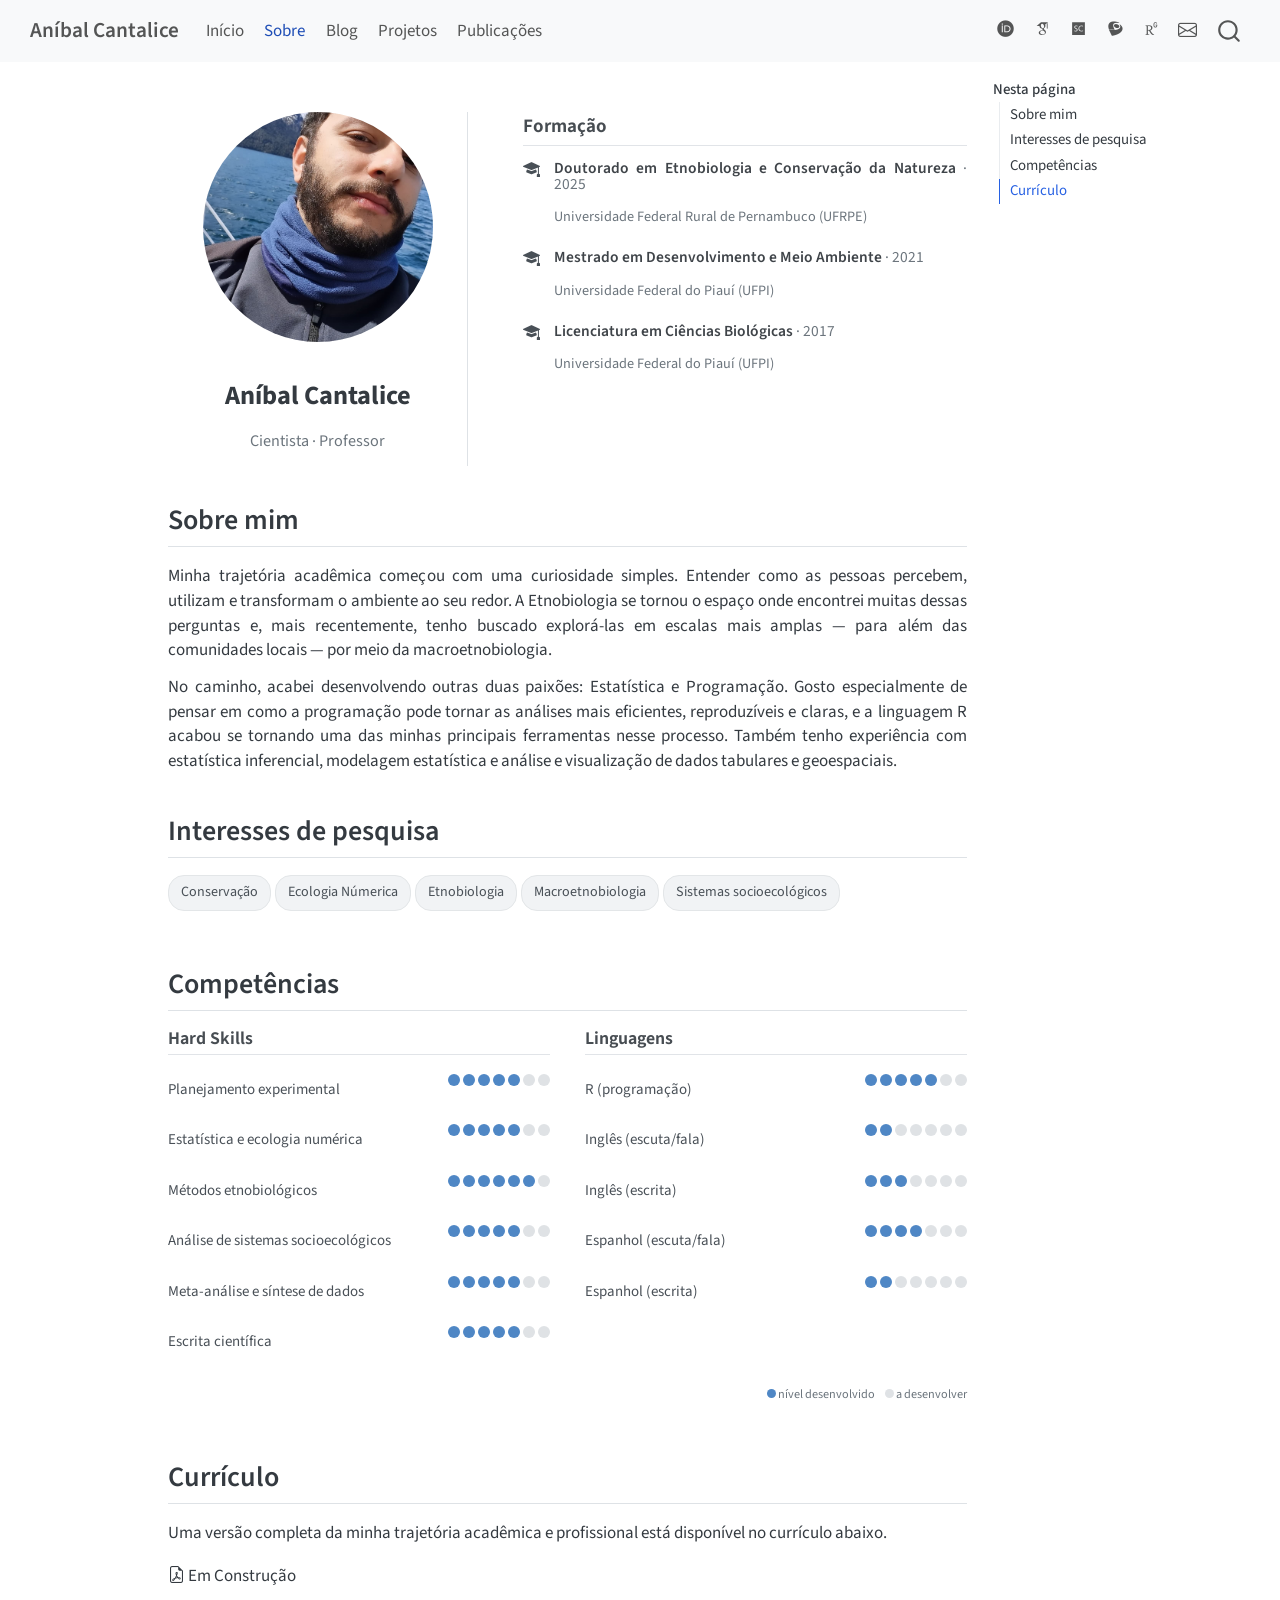
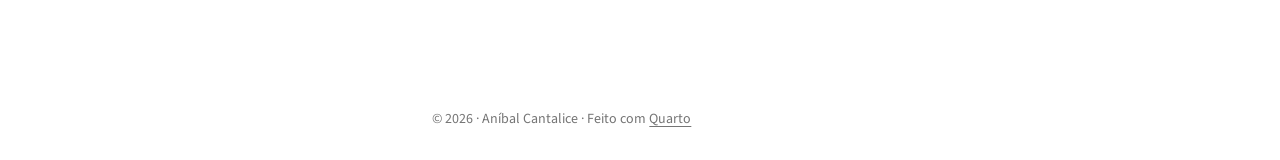
<file: sobre.html>
<!DOCTYPE html>
<html xmlns="http://www.w3.org/1999/xhtml" lang="pt" xml:lang="pt"><head>

<meta charset="utf-8">
<meta name="generator" content="quarto-1.10.18">

<meta name="viewport" content="width=device-width, initial-scale=1.0, user-scalable=yes">


<title>sobre – Aníbal Cantalice</title>
<style>
/* Default styles provided by pandoc.
** See https://pandoc.org/MANUAL.html#variables-for-html for config info.
*/
span.smallcaps{font-variant: small-caps;}
div.columns{display: flex; gap: 1.5em;}
div.column{flex: auto;}
@media screen {
div.columns{gap: min(4vw, 1.5em);}
div.column{overflow-x: auto;}
}
div.hanging-indent{margin-left: 1.5em; text-indent: -1.5em;}
ul.task-list{list-style: none;}
ul.task-list li input[type="checkbox"] {
  width: 0.8em;
  margin: 0 0.8em 0.2em -1em; /* quarto-specific, see https://github.com/quarto-dev/quarto-cli/issues/4556 */ 
  vertical-align: middle;
}
</style>


<script src="site_libs/quarto-nav/quarto-nav.js"></script>
<script src="site_libs/quarto-nav/headroom.min.js"></script>
<script src="site_libs/clipboard/clipboard.min.js"></script>
<script src="site_libs/quarto-search/autocomplete.umd.js"></script>
<script src="site_libs/quarto-search/fuse.min.js"></script>
<script src="site_libs/quarto-search/quarto-search.js"></script>
<meta name="quarto:offset" content="./">
<script src="site_libs/quarto-html/quarto.js" type="module"></script>
<script src="site_libs/quarto-html/tabsets/tabsets.js" type="module"></script>
<script src="site_libs/quarto-html/popper.min.js"></script>
<script src="site_libs/quarto-html/tippy.umd.min.js"></script>
<script src="site_libs/quarto-html/anchor.min.js"></script>
<link href="site_libs/quarto-html/tippy.css" rel="stylesheet">
<link href="site_libs/quarto-html/quarto-syntax-highlighting-64a204ab8560d761af7679ceaba22944.css" rel="stylesheet" id="quarto-text-highlighting-styles">
<script src="site_libs/bootstrap/bootstrap.min.js"></script>
<link href="site_libs/bootstrap/bootstrap-icons.css" rel="stylesheet">
<link href="site_libs/bootstrap/bootstrap-172ba59bd5e0b52282274ba0c0cc16fc.min.css" rel="stylesheet" append-hash="true" id="quarto-bootstrap" data-mode="light">
<link href="site_libs/quarto-contrib/academicons-1.9.4/all.css" rel="stylesheet">
<link href="site_libs/quarto-contrib/academicons-1.9.4/size.css" rel="stylesheet">
<script id="quarto-search-options" type="application/json">{
  "location": "navbar",
  "copy-button": false,
  "collapse-after": 3,
  "panel-placement": "end",
  "type": "overlay",
  "limit": 50,
  "keyboard-shortcut": [
    "f",
    "/",
    "s"
  ],
  "show-item-context": false,
  "language": {
    "search-no-results-text": "Nenhum resultado",
    "search-matching-documents-text": "documentos correspondentes",
    "search-copy-link-title": "Copiar link para a busca",
    "search-hide-matches-text": "Esconder correspondências adicionais",
    "search-more-match-text": "mais correspondência neste documento",
    "search-more-matches-text": "mais correspondências neste documento",
    "search-clear-button-title": "Limpar",
    "search-text-placeholder": "",
    "search-detached-cancel-button-title": "Cancelar",
    "search-submit-button-title": "Enviar",
    "search-label": "Procurar"
  }
}</script>
<style>

/* =====================================================
   CORES DOS ÍCONES DA NAVBAR
   ===================================================== */


/* ORCID */
.navbar a[aria-label="ORCID"],
.navbar a[aria-label="ORCID"] * {
  color: #A6CE39 !important;
  fill: #A6CE39 !important;
}


/* GOOGLE SCHOLAR */
.navbar a[aria-label="Google Scholar"],
.navbar a[aria-label="Google Scholar"] * {
  color: #4285F4 !important;
  fill: #4285F4 !important;
}


/* SCOPUS */
.navbar a[aria-label="Scopus"],
.navbar a[aria-label="Scopus"] * {
  color: #E9711C !important;
  fill: #E9711C !important;
}


/* LATTES */
.navbar a[aria-label="Lattes"],
.navbar a[aria-label="Lattes"] * {
  color: #3264A8 !important;
  fill: #3264A8 !important;
}


/* GITHUB */
.navbar a[aria-label="GitHub"],
.navbar a[aria-label="GitHub"] * {
  color: #181717 !important;
  fill: #181717 !important;
}


/* RESEARCHGATE */
.navbar a[aria-label="ResearchGate"],
.navbar a[aria-label="ResearchGate"] * {
  color: #00CCBB !important;
  fill: #00CCBB !important;
}


/* LINKEDIN */
.navbar a[aria-label="LinkedIn"],
.navbar a[aria-label="LinkedIn"] * {
  color: #0A66C2 !important;
  fill: #0A66C2 !important;
}


/* E-MAIL */
.navbar a[aria-label="E-mail"],
.navbar a[aria-label="E-mail"] * {
  color: #6C757D !important;
  fill: #6C757D !important;
}



/* =====================================================
   EFEITO AO PASSAR O MOUSE
   ===================================================== */

.navbar a[aria-label="ORCID"],
.navbar a[aria-label="Google Scholar"],
.navbar a[aria-label="Scopus"],
.navbar a[aria-label="Lattes"],
.navbar a[aria-label="GitHub"],
.navbar a[aria-label="ResearchGate"],
.navbar a[aria-label="LinkedIn"],
.navbar a[aria-label="E-mail"] {
  transition:
    opacity 0.15s ease,
    transform 0.15s ease;
}


.navbar a[aria-label="ORCID"]:hover,
.navbar a[aria-label="Google Scholar"]:hover,
.navbar a[aria-label="Scopus"]:hover,
.navbar a[aria-label="Lattes"]:hover,
.navbar a[aria-label="GitHub"]:hover,
.navbar a[aria-label="ResearchGate"]:hover,
.navbar a[aria-label="LinkedIn"]:hover,
.navbar a[aria-label="E-mail"]:hover {
  opacity: 0.70;
  transform: translateY(-1px);
}

</style>


<link rel="stylesheet" href="styles.css">
</head>

<body class="nav-fixed quarto-light">

<div id="quarto-search-results"></div>
  <header id="quarto-header" class="headroom fixed-top">
    <nav class="navbar navbar-expand-lg " data-bs-theme="dark">
      <div class="navbar-container container-fluid">
      <div class="navbar-brand-container mx-auto">
    <a class="navbar-brand" href="./index.html">
    <span class="navbar-title">Aníbal Cantalice</span>
    </a>
  </div>
            <div id="quarto-search" class="" title="Procurar"></div>
          <button class="navbar-toggler" type="button" data-bs-toggle="collapse" data-bs-target="#navbarCollapse" aria-controls="navbarCollapse" role="menu" aria-expanded="false" aria-label="Alternar de navegação" onclick="if (window.quartoToggleHeadroom) { window.quartoToggleHeadroom(); }">
  <span class="navbar-toggler-icon"></span>
</button>
          <div class="collapse navbar-collapse" id="navbarCollapse">
            <ul class="navbar-nav navbar-nav-scroll me-auto">
  <li class="nav-item">
    <a class="nav-link" href="./index.html"> 
<span class="menu-text">Início</span></a>
  </li>  
  <li class="nav-item">
    <a class="nav-link active" href="./sobre.html" aria-current="page"> 
<span class="menu-text">Sobre</span></a>
  </li>  
  <li class="nav-item">
    <a class="nav-link" href="./blog/index.html"> 
<span class="menu-text">Blog</span></a>
  </li>  
  <li class="nav-item">
    <a class="nav-link" href="./projetos.html"> 
<span class="menu-text">Projetos</span></a>
  </li>  
  <li class="nav-item">
    <a class="nav-link" href="./publicacoes.html"> 
<span class="menu-text">Publicações</span></a>
  </li>  
</ul>
            <ul class="navbar-nav navbar-nav-scroll ms-auto">
  <li class="nav-item">
    <a class="nav-link" href="https://orcid.org/0000-0003-0205-5219"> 
<span class="menu-text"><i class="ai  ai-orcid" aria-label="orcid"></i></span></a>
  </li>  
  <li class="nav-item">
    <a class="nav-link" href="https://scholar.google.com/citations?user=lnnl4CIAAAAJ&amp;hl=pt-BR"> 
<span class="menu-text"><i class="ai  ai-google-scholar" aria-label="google-scholar"></i></span></a>
  </li>  
  <li class="nav-item">
    <a class="nav-link" href="https://www.scopus.com/authid/detail.uri?authorId=58292756900"> 
<span class="menu-text"><i class="ai  ai-scopus" aria-label="scopus"></i></span></a>
  </li>  
  <li class="nav-item">
    <a class="nav-link" href="http://lattes.cnpq.br/6088144368015242"> 
<span class="menu-text"><i class="ai  ai-lattes" aria-label="lattes"></i></span></a>
  </li>  
  <li class="nav-item">
    <a class="nav-link" href="https://www.researchgate.net/profile/Anibal-Cantalice"> 
<span class="menu-text"><i class="ai  ai-researchgate" aria-label="researchgate"></i></span></a>
  </li>  
  <li class="nav-item compact">
    <a class="nav-link" href="mailto:anibalcantalice@gmail.com"> <i class="bi bi-envelope" role="img" aria-label="E-mail">
</i> 
<span class="menu-text"></span></a>
  </li>  
</ul>
          </div> <!-- /navcollapse -->
            <div class="quarto-navbar-tools">
</div>
      </div> <!-- /container-fluid -->
    </nav>
</header>
<!-- content -->
<div id="quarto-content" class="quarto-container page-columns page-rows-contents page-layout-article page-navbar">
<!-- sidebar -->
<!-- margin-sidebar -->
    <div id="quarto-margin-sidebar" class="sidebar margin-sidebar">
        <nav id="TOC" role="doc-toc" class="toc-active">
    <h2 id="toc-title">Nesta página</h2>
   
  <ul class="collapse">
  <li><a href="#sobre-mim" id="toc-sobre-mim" class="nav-link active" data-scroll-target="#sobre-mim">Sobre mim</a></li>
  <li><a href="#interesses-de-pesquisa" id="toc-interesses-de-pesquisa" class="nav-link" data-scroll-target="#interesses-de-pesquisa">Interesses de pesquisa</a></li>
  <li><a href="#competências" id="toc-competências" class="nav-link" data-scroll-target="#competências">Competências</a></li>
  <li><a href="#currículo" id="toc-currículo" class="nav-link" data-scroll-target="#currículo">Currículo</a></li>
  </ul>
</nav>
    </div>
<!-- main -->
<main class="content" id="quarto-document-content"><header id="title-block-header" class="quarto-title-block"></header>




<style>


/* =========================================================
   TEXTO
   ========================================================= */

.justify {
  text-align: justify;
  text-justify: inter-word;
}



/* =========================================================
   BLOCO SUPERIOR — PERFIL + FORMAÇÃO
   ========================================================= */

.about-top {
  display: grid;
  grid-template-columns: 300px 1fr;
  gap: 55px;
  align-items: stretch;
  margin-top: 1.2rem;
  margin-bottom: 2.2rem;
}



/* =========================================================
   PERFIL
   ========================================================= */

.about-profile {
  display: flex;
  align-items: center;
  justify-content: center;

  width: 100%;
  height: 100%;

  padding: 0;

  box-sizing: border-box;

  border-right: 1px solid #dee2e6;
}


/* Bloco interno */
.about-profile-inner {
  display: grid;

  grid-template-columns: 1fr;

  justify-items: center;
  align-items: center;

  width: 100%;

  margin: 0;
  padding: 0;

  text-align: center;
}



/* =========================================================
   FOTO
   ========================================================= */

.about-profile-inner img {
  display: block;

  width: 230px;
  height: 230px;

  object-fit: cover;

  /* enquadramento normal da imagem */
  object-position: center;

  border-radius: 50%;

  margin: 0 0 24px 0;
  padding: 0;

  justify-self: center;
}



/* =========================================================
   NOME
   ========================================================= */

.about-name {
  display: block !important;

  width: fit-content !important;
  max-width: 100%;

  margin: 0 auto !important;
  padding: 0 !important;

  justify-self: center !important;

  font-size: 1.55rem;
  font-weight: 700;

  line-height: 1;

  text-align: center !important;

  color: #343a40;
}



/* =========================================================
   PROFISSÃO
   ========================================================= */

.about-role {
  display: block !important;

  width: fit-content !important;
  max-width: 100%;

  margin: 6px auto 0 auto !important;
  padding: 0 !important;

  justify-self: center !important;

  font-size: 0.95rem;

  line-height: 1;

  text-align: center !important;

  color: #6c757d;
}



/* =========================================================
   FORMAÇÃO
   ========================================================= */

.about-education {
  min-width: 0;
  padding-top: 2px;
}


.about-education h3 {
  font-size: 1.12rem;
  font-weight: 650;

  margin-top: 0;
  margin-bottom: 0.8rem;

  padding-bottom: 6px;

  border-bottom: 1px solid #dee2e6;
}



/* =========================================================
   ITENS DA FORMAÇÃO
   ========================================================= */

.education-item {
  display: grid;

  grid-template-columns: 24px 1fr;

  gap: 7px;

  margin-bottom: 8px;
}


.education-icon {
  color: #495057;

  padding-top: 0;

  line-height: 1.05;
}


.education-title {
  font-size: 0.91rem;
  font-weight: 600;

  line-height: 1.05;

  color: #3f4449;

  margin: 0;
  padding: 0;
}


.education-year {
  font-weight: 400;

  color: #6c757d;
}


.education-institution {
  font-size: 0.84rem;

  line-height: 1.05;

  color: #6c757d;

  margin-top: 1px;
  padding: 0;
}



/* =========================================================
   SOBRE MIM
   ========================================================= */

.about-bio {
  width: 100%;

  margin-top: 0.3rem;
  margin-bottom: 2.4rem;
}


.about-bio p {
  line-height: 1.45;

  margin-top: 0;
  margin-bottom: 0.7rem;

  text-align: justify;
  text-justify: inter-word;
}



/* =========================================================
   INTERESSES
   ========================================================= */

.interests-container {
  display: flex;

  flex-wrap: wrap;

  gap: 4px;

  margin-top: 1rem;
  margin-bottom: 2.3rem;
}


.interest-tag {
  display: inline-block;

  padding: 6px 12px;

  border-radius: 16px;

  background-color: #f1f3f5;

  border: 1px solid #e3e6e8;

  color: #495057;

  font-size: 0.83rem;
}



/* =========================================================
   COMPETÊNCIAS
   ========================================================= */

.skills-container {
  display: grid;

  grid-template-columns: 1fr 1fr;

  gap: 35px;

  margin-top: 1rem;
  margin-bottom: 0.8rem;
}


.skills-column {
  min-width: 0;
}


.skills-column h3 {
  font-size: 1.05rem;

  font-weight: 650;

  margin-top: 0;
  margin-bottom: 0.8rem;

  padding-bottom: 5px;

  border-bottom: 1px solid #dee2e6;
}



/* =========================================================
   LINHAS DAS COMPETÊNCIAS
   ========================================================= */

.skill-row {
  display: grid;

  grid-template-columns: minmax(150px, 1fr) auto;

  align-items: center;

  gap: 10px;

  margin-bottom: 8px;
}


.skill-name {
  font-size: 0.88rem;

  line-height: 1.1;

  color: #495057;
}



/* =========================================================
   PONTOS
   ========================================================= */

.skill-dots {
  display: flex;

  flex-direction: row;

  align-items: center;

  justify-content: flex-end;

  gap: 5px;

  white-space: nowrap;
}


.skill-dot {
  display: inline-block !important;

  flex: 0 0 12px;

  width: 12px !important;
  height: 12px !important;

  min-width: 12px;
  min-height: 12px;

  border-radius: 50%;

  background-color: #dfe2e5;
}


.skill-dot.active {
  background-color: #4f87c5;
}



/* =========================================================
   LEGENDA
   ========================================================= */

.skills-legend {
  display: flex;

  align-items: center;

  justify-content: flex-end;

  gap: 6px;

  margin-top: 5px;
  margin-bottom: 2.3rem;

  font-size: 0.72rem;

  color: #6c757d;
}


.legend-dot {
  display: inline-block;

  width: 9px;
  height: 9px;

  border-radius: 50%;

  background-color: #4f87c5;
}


.legend-empty {
  background-color: #dfe2e5;
}



/* =========================================================
   CURRÍCULO
   ========================================================= */

.cv-box {
  margin-top: 0.5rem;
  margin-bottom: 2rem;
}


.cv-button {
  display: inline-flex;

  align-items: center;

  gap: 7px;

  padding: 7px 13px;

  border: 1px solid #adb5bd;

  border-radius: 6px;

  color: #495057;

  text-decoration: none;

  font-size: 0.85rem;

  transition: all 0.15s ease;
}


.cv-button:hover {
  color: #0d6efd;

  border-color: #0d6efd;

  text-decoration: none;
}



/* =========================================================
   RESPONSIVO
   ========================================================= */

@media (max-width: 900px) {

  .about-top {
    grid-template-columns: 1fr;

    gap: 30px;

    align-items: start;
  }


  .about-profile {
    border-right: none;

    border-bottom: 1px solid #dee2e6;

    padding: 0 0 25px 0;
  }


  .about-education {
    padding-top: 0;
  }


  .skills-container {
    grid-template-columns: 1fr;

    gap: 25px;
  }

}



@media (max-width: 520px) {

  .about-profile-inner img {
    width: 190px;
    height: 190px;
  }


  .skill-row {
    grid-template-columns: 1fr;

    gap: 5px;

    margin-bottom: 12px;
  }


  .skill-dots {
    justify-content: flex-start;
  }

}

</style>
<div class="about-top">
<div class="about-profile">
<div class="about-profile-inner">
<p><img src="img/Avatar.jpeg" alt="Aníbal Cantalice"></p>
<div class="about-name">
<p>Aníbal Cantalice</p>
</div>
<div class="about-role">
<p>Cientista · Professor</p>
</div>
</div>
</div>
<div class="about-education">
<h3 class="anchored">
Formação
</h3>
<div class="education-item">
<div class="education-icon">
<p><i class="bi bi-mortarboard-fill"></i></p>
</div>
<div>
<div class="education-title">
<p>Doutorado em Etnobiologia e Conservação da Natureza <span class="education-year">· 2025</span></p>
</div>
<div class="education-institution">
<p>Universidade Federal Rural de Pernambuco (UFRPE)</p>
</div>
</div>
</div>
<div class="education-item">
<div class="education-icon">
<p><i class="bi bi-mortarboard-fill"></i></p>
</div>
<div>
<div class="education-title">
<p>Mestrado em Desenvolvimento e Meio Ambiente <span class="education-year">· 2021</span></p>
</div>
<div class="education-institution">
<p>Universidade Federal do Piauí (UFPI)</p>
</div>
</div>
</div>
<div class="education-item">
<div class="education-icon">
<p><i class="bi bi-mortarboard-fill"></i></p>
</div>
<div>
<div class="education-title">
<p>Licenciatura em Ciências Biológicas <span class="education-year">· 2017</span></p>
</div>
<div class="education-institution">
<p>Universidade Federal do Piauí (UFPI)</p>
</div>
</div>
</div>
</div>
</div>
<section id="sobre-mim" class="level2">
<h2 class="anchored" data-anchor-id="sobre-mim">Sobre mim</h2>
<div class="about-bio">
<p>
Minha trajetória acadêmica começou com uma curiosidade simples. Entender como as pessoas percebem, utilizam e transformam o ambiente ao seu redor. A Etnobiologia se tornou o espaço onde encontrei muitas dessas perguntas e, mais recentemente, tenho buscado explorá-las em escalas mais amplas — para além das comunidades locais — por meio da macroetnobiologia.
</p>
<p>
No caminho, acabei desenvolvendo outras duas paixões: Estatística e Programação. Gosto especialmente de pensar em como a programação pode tornar as análises mais eficientes, reproduzíveis e claras, e a linguagem R acabou se tornando uma das minhas principais ferramentas nesse processo. Também tenho experiência com estatística inferencial, modelagem estatística e análise e visualização de dados tabulares e geoespaciais.
</p>
</div>
</section>
<section id="interesses-de-pesquisa" class="level2">
<h2 class="anchored" data-anchor-id="interesses-de-pesquisa">Interesses de pesquisa</h2>
<div class="interests-container">
<p><span class="interest-tag">Conservação</span></p>
<p><span class="interest-tag">Ecologia Númerica</span></p>
<p><span class="interest-tag">Etnobiologia</span></p>
<p><span class="interest-tag">Macroetnobiologia</span></p>
<p><span class="interest-tag">Sistemas socioecológicos</span></p>
</div>
</section>
<section id="competências" class="level2">
<h2 class="anchored" data-anchor-id="competências">Competências</h2>
<div class="skills-container">
<div class="skills-column">
<h3 class="anchored">
Hard Skills
</h3>
<div class="skill-row">
<div class="skill-name">
Planejamento experimental
</div>
<div class="skill-dots">
<p><span class="skill-dot active"></span> <span class="skill-dot active"></span> <span class="skill-dot active"></span> <span class="skill-dot active"></span> <span class="skill-dot active"></span> <span class="skill-dot"></span> <span class="skill-dot"></span></p>
</div>
</div>
<div class="skill-row">
<div class="skill-name">
Estatística e ecologia numérica
</div>
<div class="skill-dots">
<p><span class="skill-dot active"></span> <span class="skill-dot active"></span> <span class="skill-dot active"></span> <span class="skill-dot active"></span> <span class="skill-dot active"></span> <span class="skill-dot"></span> <span class="skill-dot"></span></p>
</div>
</div>
<div class="skill-row">
<div class="skill-name">
Métodos etnobiológicos
</div>
<div class="skill-dots">
<p><span class="skill-dot active"></span> <span class="skill-dot active"></span> <span class="skill-dot active"></span> <span class="skill-dot active"></span> <span class="skill-dot active"></span> <span class="skill-dot active"></span> <span class="skill-dot"></span></p>
</div>
</div>
<div class="skill-row">
<div class="skill-name">
Análise de sistemas socioecológicos
</div>
<div class="skill-dots">
<p><span class="skill-dot active"></span> <span class="skill-dot active"></span> <span class="skill-dot active"></span> <span class="skill-dot active"></span> <span class="skill-dot active"></span> <span class="skill-dot"></span> <span class="skill-dot"></span></p>
</div>
</div>
<div class="skill-row">
<div class="skill-name">
Meta-análise e síntese de dados
</div>
<div class="skill-dots">
<p><span class="skill-dot active"></span> <span class="skill-dot active"></span> <span class="skill-dot active"></span> <span class="skill-dot active"></span> <span class="skill-dot active"></span> <span class="skill-dot"></span> <span class="skill-dot"></span></p>
</div>
</div>
<div class="skill-row">
<div class="skill-name">
Escrita científica
</div>
<div class="skill-dots">
<p><span class="skill-dot active"></span> <span class="skill-dot active"></span> <span class="skill-dot active"></span> <span class="skill-dot active"></span> <span class="skill-dot active"></span> <span class="skill-dot"></span> <span class="skill-dot"></span></p>
</div>
</div>
</div>
<div class="skills-column">
<h3 class="anchored">
Linguagens
</h3>
<div class="skill-row">
<div class="skill-name">
R (programação)
</div>
<div class="skill-dots">
<p><span class="skill-dot active"></span> <span class="skill-dot active"></span> <span class="skill-dot active"></span> <span class="skill-dot active"></span> <span class="skill-dot active"></span> <span class="skill-dot"></span> <span class="skill-dot"></span></p>
</div>
</div>
<div class="skill-row">
<div class="skill-name">
Inglês (escuta/fala)
</div>
<div class="skill-dots">
<p><span class="skill-dot active"></span> <span class="skill-dot active"></span> <span class="skill-dot"></span> <span class="skill-dot"></span> <span class="skill-dot"></span> <span class="skill-dot"></span> <span class="skill-dot"></span></p>
</div>
</div>
<div class="skill-row">
<div class="skill-name">
Inglês (escrita)
</div>
<div class="skill-dots">
<p><span class="skill-dot active"></span> <span class="skill-dot active"></span> <span class="skill-dot active"></span> <span class="skill-dot"></span> <span class="skill-dot"></span> <span class="skill-dot"></span> <span class="skill-dot"></span></p>
</div>
</div>
<div class="skill-row">
<div class="skill-name">
Espanhol (escuta/fala)
</div>
<div class="skill-dots">
<p><span class="skill-dot active"></span> <span class="skill-dot active"></span> <span class="skill-dot active"></span> <span class="skill-dot active"></span> <span class="skill-dot"></span> <span class="skill-dot"></span> <span class="skill-dot"></span></p>
</div>
</div>
<div class="skill-row">
<div class="skill-name">
Espanhol (escrita)
</div>
<div class="skill-dots">
<p><span class="skill-dot active"></span> <span class="skill-dot active"></span> <span class="skill-dot"></span> <span class="skill-dot"></span> <span class="skill-dot"></span> <span class="skill-dot"></span> <span class="skill-dot"></span></p>
</div>
</div>
</div>
</div>
<div class="skills-legend">
<p><span class="legend-dot"></span> <span>nível desenvolvido</span> <span class="legend-dot legend-empty" style="margin-left:8px;"></span> <span>a desenvolver</span></p>
</div>
</section>
<section id="currículo" class="level2">
<h2 class="anchored" data-anchor-id="currículo">Currículo</h2>
<p class="justify">
Uma versão completa da minha trajetória acadêmica e profissional está disponível no currículo abaixo.
</p>
<div class="cv-box">
<p><i class="bi bi-file-earmark-pdf"></i> Em Construção</p>
<p></p>
</div>


</section>

</main> <!-- /main -->
<script id="quarto-html-after-body" type="application/javascript">
  window.document.addEventListener("DOMContentLoaded", function (event) {
    const icon = "";
    const anchorJS = new window.AnchorJS();
    anchorJS.options = {
      placement: 'right',
      icon: icon
    };
    anchorJS.add('.anchored');
    const isCodeAnnotation = (el) => {
      for (const clz of el.classList) {
        if (clz.startsWith('code-annotation-')) {                     
          return true;
        }
      }
      return false;
    }
    const onCopySuccess = function(e) {
      // button target
      const button = e.trigger;
      // don't keep focus
      button.blur();
      // flash "checked"
      button.classList.add('code-copy-button-checked');
      var currentTitle = button.getAttribute("title");
      button.setAttribute("title", "Copiada");
      let tooltip;
      if (window.bootstrap) {
        button.setAttribute("data-bs-toggle", "tooltip");
        button.setAttribute("data-bs-placement", "left");
        button.setAttribute("data-bs-title", "Copiada");
        tooltip = new bootstrap.Tooltip(button, 
          { trigger: "manual", 
            customClass: "code-copy-button-tooltip",
            offset: [0, -8]});
        tooltip.show();    
      }
      setTimeout(function() {
        if (tooltip) {
          tooltip.hide();
          button.removeAttribute("data-bs-title");
          button.removeAttribute("data-bs-toggle");
          button.removeAttribute("data-bs-placement");
        }
        button.setAttribute("title", currentTitle);
        button.classList.remove('code-copy-button-checked');
      }, 1000);
      // clear code selection
      e.clearSelection();
    }
    const getTextToCopy = function(trigger) {
      const outerScaffold = trigger.parentElement.cloneNode(true);
      const codeEl = outerScaffold.querySelector('code');
      for (const childEl of codeEl.children) {
        if (isCodeAnnotation(childEl)) {
          childEl.remove();
        }
      }
      return codeEl.innerText;
    }
    const clipboard = new window.ClipboardJS('.code-copy-button:not([data-in-quarto-modal])', {
      text: getTextToCopy
    });
    clipboard.on('success', onCopySuccess);
    if (window.document.getElementById('quarto-embedded-source-code-modal')) {
      const clipboardModal = new window.ClipboardJS('.code-copy-button[data-in-quarto-modal]', {
        text: getTextToCopy,
        container: window.document.getElementById('quarto-embedded-source-code-modal')
      });
      clipboardModal.on('success', onCopySuccess);
    }
      var localhostRegex = new RegExp(/^(?:http|https):\/\/localhost\:?[0-9]*\//);
      var mailtoRegex = new RegExp(/^mailto:/);
        var filterRegex = new RegExp("https:\/\/Anibal-Cantalice\.github\.io");
      var isInternal = (href) => {
          return filterRegex.test(href) || localhostRegex.test(href) || mailtoRegex.test(href);
      }
      // Inspect non-navigation links and adorn them if external
     var links = window.document.querySelectorAll('a[href]:not(.nav-link):not(.navbar-brand):not(.toc-action):not(.sidebar-link):not(.sidebar-item-toggle):not(.pagination-link):not(.no-external):not([aria-hidden]):not(.dropdown-item):not(.quarto-navigation-tool):not(.about-link)');
      for (var i=0; i<links.length; i++) {
        const link = links[i];
        if (!isInternal(link.href)) {
          // undo the damage that might have been done by quarto-nav.js in the case of
          // links that we want to consider external
          if (link.dataset.originalHref !== undefined) {
            link.href = link.dataset.originalHref;
          }
        }
      }
    function tippyHover(el, contentFn, onTriggerFn, onUntriggerFn) {
      const config = {
        allowHTML: true,
        maxWidth: 500,
        delay: 100,
        arrow: false,
        appendTo: function(el) {
            return el.parentElement;
        },
        interactive: true,
        interactiveBorder: 10,
        theme: 'quarto',
        placement: 'bottom-start',
      };
      if (contentFn) {
        config.content = contentFn;
      }
      if (onTriggerFn) {
        config.onTrigger = onTriggerFn;
      }
      if (onUntriggerFn) {
        config.onUntrigger = onUntriggerFn;
      }
      window.tippy(el, config); 
    }
    const noterefs = window.document.querySelectorAll('a[role="doc-noteref"]');
    for (var i=0; i<noterefs.length; i++) {
      const ref = noterefs[i];
      tippyHover(ref, function() {
        // use id or data attribute instead here
        let href = ref.getAttribute('data-footnote-href') || ref.getAttribute('href');
        try { href = new URL(href).hash; } catch {}
        const id = href.replace(/^#\/?/, "");
        const note = window.document.getElementById(id);
        if (note) {
          return note.innerHTML;
        } else {
          return "";
        }
      });
    }
    const xrefs = window.document.querySelectorAll('a.quarto-xref');
    const processXRef = (id, note) => {
      // Strip column container classes
      const stripColumnClz = (el) => {
        el.classList.remove("page-full", "page-columns");
        if (el.children) {
          for (const child of el.children) {
            stripColumnClz(child);
          }
        }
      }
      stripColumnClz(note)
      if (id === null || id.startsWith('sec-')) {
        // Special case sections, only their first couple elements
        const container = document.createElement("div");
        if (note.children && note.children.length > 2) {
          container.appendChild(note.children[0].cloneNode(true));
          for (let i = 1; i < note.children.length; i++) {
            const child = note.children[i];
            if (child.tagName === "P" && child.innerText === "") {
              continue;
            } else {
              container.appendChild(child.cloneNode(true));
              break;
            }
          }
          if (window.Quarto?.typesetMath) {
            window.Quarto.typesetMath(container);
          }
          return container.innerHTML
        } else {
          if (window.Quarto?.typesetMath) {
            window.Quarto.typesetMath(note);
          }
          return note.innerHTML;
        }
      } else {
        // Remove any anchor links if they are present
        const anchorLink = note.querySelector('a.anchorjs-link');
        if (anchorLink) {
          anchorLink.remove();
        }
        if (window.Quarto?.typesetMath) {
          window.Quarto.typesetMath(note);
        }
        if (note.classList.contains("callout")) {
          return note.outerHTML;
        } else {
          return note.innerHTML;
        }
      }
    }
    for (var i=0; i<xrefs.length; i++) {
      const xref = xrefs[i];
      tippyHover(xref, undefined, function(instance) {
        instance.disable();
        let url = xref.getAttribute('href');
        let hash = undefined; 
        if (url.startsWith('#')) {
          hash = url;
        } else {
          try { hash = new URL(url).hash; } catch {}
        }
        if (hash) {
          const id = hash.replace(/^#\/?/, "");
          const note = window.document.getElementById(id);
          if (note !== null) {
            try {
              const html = processXRef(id, note.cloneNode(true));
              instance.setContent(html);
            } finally {
              instance.enable();
              instance.show();
            }
          } else {
            // See if we can fetch this
            fetch(url.split('#')[0])
            .then(res => res.text())
            .then(html => {
              const parser = new DOMParser();
              const htmlDoc = parser.parseFromString(html, "text/html");
              const note = htmlDoc.getElementById(id);
              if (note !== null) {
                const html = processXRef(id, note);
                instance.setContent(html);
              } 
            }).finally(() => {
              instance.enable();
              instance.show();
            });
          }
        } else {
          // See if we can fetch a full url (with no hash to target)
          // This is a special case and we should probably do some content thinning / targeting
          fetch(url)
          .then(res => res.text())
          .then(html => {
            const parser = new DOMParser();
            const htmlDoc = parser.parseFromString(html, "text/html");
            const note = htmlDoc.querySelector('main.content');
            if (note !== null) {
              // This should only happen for chapter cross references
              // (since there is no id in the URL)
              // remove the first header
              if (note.children.length > 0 && note.children[0].tagName === "HEADER") {
                note.children[0].remove();
              }
              const html = processXRef(null, note);
              instance.setContent(html);
            } 
          }).finally(() => {
            instance.enable();
            instance.show();
          });
        }
      }, function(instance) {
      });
    }
        let selectedAnnoteEl;
        const selectorForAnnotation = ( cell, annotation) => {
          let cellAttr = 'data-code-cell="' + cell + '"';
          let lineAttr = 'data-code-annotation="' +  annotation + '"';
          const selector = 'span[' + cellAttr + '][' + lineAttr + ']';
          return selector;
        }
        const selectCodeLines = (annoteEl) => {
          const doc = window.document;
          const targetCell = annoteEl.getAttribute("data-target-cell");
          const targetAnnotation = annoteEl.getAttribute("data-target-annotation");
          const annoteSpan = window.document.querySelector(selectorForAnnotation(targetCell, targetAnnotation));
          const lines = annoteSpan.getAttribute("data-code-lines").split(",");
          const lineIds = lines.map((line) => {
            return targetCell + "-" + line;
          })
          let top = null;
          let height = null;
          let parent = null;
          if (lineIds.length > 0) {
              //compute the position of the single el (top and bottom and make a div)
              const el = window.document.getElementById(lineIds[0]);
              top = el.offsetTop;
              height = el.offsetHeight;
              parent = el.parentElement.parentElement;
            if (lineIds.length > 1) {
              const lastEl = window.document.getElementById(lineIds[lineIds.length - 1]);
              const bottom = lastEl.offsetTop + lastEl.offsetHeight;
              height = bottom - top;
            }
            if (top !== null && height !== null && parent !== null) {
              // cook up a div (if necessary) and position it 
              let div = window.document.getElementById("code-annotation-line-highlight");
              if (div === null) {
                div = window.document.createElement("div");
                div.setAttribute("id", "code-annotation-line-highlight");
                div.style.position = 'absolute';
                parent.appendChild(div);
              }
              div.style.top = top - 2 + "px";
              div.style.height = height + 4 + "px";
              div.style.left = 0;
              let gutterDiv = window.document.getElementById("code-annotation-line-highlight-gutter");
              if (gutterDiv === null) {
                gutterDiv = window.document.createElement("div");
                gutterDiv.setAttribute("id", "code-annotation-line-highlight-gutter");
                gutterDiv.style.position = 'absolute';
                const codeCell = window.document.getElementById(targetCell);
                const gutter = codeCell.querySelector('.code-annotation-gutter');
                gutter.appendChild(gutterDiv);
              }
              gutterDiv.style.top = top - 2 + "px";
              gutterDiv.style.height = height + 4 + "px";
            }
            selectedAnnoteEl = annoteEl;
          }
        };
        const unselectCodeLines = () => {
          const elementsIds = ["code-annotation-line-highlight", "code-annotation-line-highlight-gutter"];
          elementsIds.forEach((elId) => {
            const div = window.document.getElementById(elId);
            if (div) {
              div.remove();
            }
          });
          selectedAnnoteEl = undefined;
        };
          // Handle positioning of the toggle
      window.addEventListener(
        "resize",
        throttle(() => {
          elRect = undefined;
          if (selectedAnnoteEl) {
            selectCodeLines(selectedAnnoteEl);
          }
        }, 10)
      );
      function throttle(fn, ms) {
      let throttle = false;
      let timer;
        return (...args) => {
          if(!throttle) { // first call gets through
              fn.apply(this, args);
              throttle = true;
          } else { // all the others get throttled
              if(timer) clearTimeout(timer); // cancel #2
              timer = setTimeout(() => {
                fn.apply(this, args);
                timer = throttle = false;
              }, ms);
          }
        };
      }
        // Attach click handler to the DT
        const annoteDls = window.document.querySelectorAll('dt[data-target-cell]');
        for (const annoteDlNode of annoteDls) {
          annoteDlNode.addEventListener('click', (event) => {
            const clickedEl = event.target;
            if (clickedEl !== selectedAnnoteEl) {
              unselectCodeLines();
              const activeEl = window.document.querySelector('dt[data-target-cell].code-annotation-active');
              if (activeEl) {
                activeEl.classList.remove('code-annotation-active');
              }
              selectCodeLines(clickedEl);
              clickedEl.classList.add('code-annotation-active');
            } else {
              // Unselect the line
              unselectCodeLines();
              clickedEl.classList.remove('code-annotation-active');
            }
          });
        }
    const findCites = (el) => {
      const parentEl = el.parentElement;
      if (parentEl) {
        const cites = parentEl.dataset.cites;
        if (cites) {
          return {
            el,
            cites: cites.split(' ')
          };
        } else {
          return findCites(el.parentElement)
        }
      } else {
        return undefined;
      }
    };
    var bibliorefs = window.document.querySelectorAll('a[role="doc-biblioref"]');
    for (var i=0; i<bibliorefs.length; i++) {
      const ref = bibliorefs[i];
      const citeInfo = findCites(ref);
      if (citeInfo) {
        tippyHover(citeInfo.el, function() {
          var popup = window.document.createElement('div');
          citeInfo.cites.forEach(function(cite) {
            var citeDiv = window.document.createElement('div');
            citeDiv.classList.add('hanging-indent');
            citeDiv.classList.add('csl-entry');
            var biblioDiv = window.document.getElementById('ref-' + cite);
            if (biblioDiv) {
              citeDiv.innerHTML = biblioDiv.innerHTML;
            }
            popup.appendChild(citeDiv);
          });
          return popup.innerHTML;
        });
      }
    }
  });
  </script>
</div> <!-- /content -->
<footer class="footer">
  <div class="nav-footer">
    <div class="nav-footer-left">
      &nbsp;
    </div>   
    <div class="nav-footer-center">
<p>© 2026 · Aníbal Cantalice · Feito com <a href="https://quarto.org">Quarto</a></p>
</div>
    <div class="nav-footer-right">
      &nbsp;
    </div>
  </div>
</footer>




</body></html>
</file>
<file: site_libs/quarto-html/tippy.css>
.tippy-box[data-animation=fade][data-state=hidden]{opacity:0}[data-tippy-root]{max-width:calc(100vw - 10px)}.tippy-box{position:relative;background-color:#333;color:#fff;border-radius:4px;font-size:14px;line-height:1.4;white-space:normal;outline:0;transition-property:transform,visibility,opacity}.tippy-box[data-placement^=top]>.tippy-arrow{bottom:0}.tippy-box[data-placement^=top]>.tippy-arrow:before{bottom:-7px;left:0;border-width:8px 8px 0;border-top-color:initial;transform-origin:center top}.tippy-box[data-placement^=bottom]>.tippy-arrow{top:0}.tippy-box[data-placement^=bottom]>.tippy-arrow:before{top:-7px;left:0;border-width:0 8px 8px;border-bottom-color:initial;transform-origin:center bottom}.tippy-box[data-placement^=left]>.tippy-arrow{right:0}.tippy-box[data-placement^=left]>.tippy-arrow:before{border-width:8px 0 8px 8px;border-left-color:initial;right:-7px;transform-origin:center left}.tippy-box[data-placement^=right]>.tippy-arrow{left:0}.tippy-box[data-placement^=right]>.tippy-arrow:before{left:-7px;border-width:8px 8px 8px 0;border-right-color:initial;transform-origin:center right}.tippy-box[data-inertia][data-state=visible]{transition-timing-function:cubic-bezier(.54,1.5,.38,1.11)}.tippy-arrow{width:16px;height:16px;color:#333}.tippy-arrow:before{content:"";position:absolute;border-color:transparent;border-style:solid}.tippy-content{position:relative;padding:5px 9px;z-index:1}
</file>
<file: site_libs/quarto-html/quarto-syntax-highlighting-64a204ab8560d761af7679ceaba22944.css>
/* quarto syntax highlight colors */
:root {
  --quarto-hl-ot-color: #003B4F;
  --quarto-hl-at-color: #657422;
  --quarto-hl-ss-color: #20794D;
  --quarto-hl-an-color: #5E5E5E;
  --quarto-hl-fu-color: #4758AB;
  --quarto-hl-st-color: #20794D;
  --quarto-hl-cf-color: #003B4F;
  --quarto-hl-op-color: #5E5E5E;
  --quarto-hl-er-color: #AD0000;
  --quarto-hl-bn-color: #AD0000;
  --quarto-hl-al-color: #AD0000;
  --quarto-hl-va-color: #111111;
  --quarto-hl-bu-color: inherit;
  --quarto-hl-ex-color: inherit;
  --quarto-hl-pp-color: #AD0000;
  --quarto-hl-in-color: #5E5E5E;
  --quarto-hl-vs-color: #20794D;
  --quarto-hl-wa-color: #5E5E5E;
  --quarto-hl-do-color: #5E5E5E;
  --quarto-hl-im-color: #00769E;
  --quarto-hl-ch-color: #20794D;
  --quarto-hl-dt-color: #AD0000;
  --quarto-hl-fl-color: #AD0000;
  --quarto-hl-co-color: #5E5E5E;
  --quarto-hl-cv-color: #5E5E5E;
  --quarto-hl-cn-color: #8f5902;
  --quarto-hl-sc-color: #5E5E5E;
  --quarto-hl-dv-color: #AD0000;
  --quarto-hl-kw-color: #003B4F;
}

/* other quarto variables */
:root {
  --quarto-font-monospace: SFMono-Regular, Menlo, Monaco, Consolas, "Liberation Mono", "Courier New", monospace;
}

/* syntax highlight based on Pandoc's rules */
pre > code.sourceCode > span {
  color: #003B4F;
}

code.sourceCode > span {
  color: #003B4F;
}

div.sourceCode,
div.sourceCode pre.sourceCode {
  color: #003B4F;
}

/* Normal */
code span {
  color: #003B4F;
}

/* Alert */
code span.al {
  color: #AD0000;
  font-style: inherit;
}

/* Annotation */
code span.an {
  color: #5E5E5E;
  font-style: inherit;
}

/* Attribute */
code span.at {
  color: #657422;
  font-style: inherit;
}

/* BaseN */
code span.bn {
  color: #AD0000;
  font-style: inherit;
}

/* BuiltIn */
code span.bu {
  font-style: inherit;
}

/* ControlFlow */
code span.cf {
  color: #003B4F;
  font-weight: bold;
  font-style: inherit;
}

/* Char */
code span.ch {
  color: #20794D;
  font-style: inherit;
}

/* Constant */
code span.cn {
  color: #8f5902;
  font-style: inherit;
}

/* Comment */
code span.co {
  color: #5E5E5E;
  font-style: inherit;
}

/* CommentVar */
code span.cv {
  color: #5E5E5E;
  font-style: italic;
}

/* Documentation */
code span.do {
  color: #5E5E5E;
  font-style: italic;
}

/* DataType */
code span.dt {
  color: #AD0000;
  font-style: inherit;
}

/* DecVal */
code span.dv {
  color: #AD0000;
  font-style: inherit;
}

/* Error */
code span.er {
  color: #AD0000;
  font-style: inherit;
}

/* Extension */
code span.ex {
  font-style: inherit;
}

/* Float */
code span.fl {
  color: #AD0000;
  font-style: inherit;
}

/* Function */
code span.fu {
  color: #4758AB;
  font-style: inherit;
}

/* Import */
code span.im {
  color: #00769E;
  font-style: inherit;
}

/* Information */
code span.in {
  color: #5E5E5E;
  font-style: inherit;
}

/* Keyword */
code span.kw {
  color: #003B4F;
  font-weight: bold;
  font-style: inherit;
}

/* Operator */
code span.op {
  color: #5E5E5E;
  font-style: inherit;
}

/* Other */
code span.ot {
  color: #003B4F;
  font-style: inherit;
}

/* Preprocessor */
code span.pp {
  color: #AD0000;
  font-style: inherit;
}

/* SpecialChar */
code span.sc {
  color: #5E5E5E;
  font-style: inherit;
}

/* SpecialString */
code span.ss {
  color: #20794D;
  font-style: inherit;
}

/* String */
code span.st {
  color: #20794D;
  font-style: inherit;
}

/* Variable */
code span.va {
  color: #111111;
  font-style: inherit;
}

/* VerbatimString */
code span.vs {
  color: #20794D;
  font-style: inherit;
}

/* Warning */
code span.wa {
  color: #5E5E5E;
  font-style: italic;
}

.prevent-inlining {
  content: "</";
}

/*# sourceMappingURL=9d8d5bb603a83b8298b89080a598c93b.css.map */
</file>
<file: site_libs/quarto-contrib/academicons-1.9.4/all.css>
/*
 *  Academicons 1.9.4 by James Walsh (https://github.com/jpswalsh) and Katja Bercic (https://github.com/katjabercic)
 *  Fonts generated using FontForge - https://fontforge.org
 *  Square icons designed to be used alongside Font Awesome square icons - https://fortawesome.github.io/Font-Awesome/
 *  Licenses - Font: SIL OFL 1.1, CSS: MIT License
 */
@font-face {
  font-family: 'Academicons';
  font-style: normal;
  font-weight: 400;
  font-display: block;
  src: url('1e21o67/academicons.eot');
  src: url('1e21o67/academicons.eot') format('embedded-opentype'),
    url('1e21o67/academicons.ttf') format('truetype'),
    url('1e21o67/academicons.woff') format('woff'),
    url('1e21o67/academicons.svg') format('svg');
}

.ai {
  font-family: 'Academicons';
  font-weight: 400;
  -moz-osx-font-smoothing: grayscale;
  -webkit-font-smoothing: antialiased;
  display: inline-block;
  font-style: normal;
  font-variant: normal;
  text-rendering: auto;
  line-height: 1;
}

.ai-academia:before {
  content: "\e9af";
}

.ai-academia-square:before {
  content: "\e93d";
}

.ai-acclaim:before {
  content: "\e92e";
}

.ai-acclaim-square:before {
  content: "\e93a";
}

.ai-acm:before {
  content: "\e93c";
}

.ai-acm-square:before {
  content: "\e95d";
}

.ai-acmdl:before {
  content: "\e96a";
}

.ai-acmdl-square:before {
  content: "\e9d3";
}

.ai-ads:before {
  content: "\e9cb";
}

.ai-ads-square:before {
  content: "\e94a";
}

.ai-africarxiv:before {
  content: "\e91b";
}

.ai-africarxiv-square:before {
  content: "\e90b";
}

.ai-archive:before {
  content: "\e955";
}

.ai-archive-square:before {
  content: "\e956";
}

.ai-arxiv:before {
  content: "\e974";
}

.ai-arxiv-square:before {
  content: "\e9a6";
}

.ai-biorxiv:before {
  content: "\e9a2";
}

.ai-biorxiv-square:before {
  content: "\e98b";
}

.ai-ceur:before {
  content: "\e96d";
}

.ai-ceur-square:before {
  content: "\e92f";
}

.ai-ciencia-vitae:before {
  content: "\e912";
}

.ai-ciencia-vitae-square:before {
  content: "\e913";
}

.ai-clarivate:before {
  content: "\e924";
}

.ai-clarivate-square:before {
  content: "\e925";
}

.ai-closed-access:before {
  content: "\e942";
}

.ai-closed-access-square:before {
  content: "\e943";
}

.ai-conversation:before {
  content: "\e94c";
}

.ai-conversation-square:before {
  content: "\e915";
}

.ai-coursera:before {
  content: "\e95f";
}

.ai-coursera-square:before {
  content: "\e97f";
}

.ai-crossref:before {
  content: "\e918";
}

.ai-crossref-square:before {
  content: "\e919";
}

.ai-cv:before {
  content: "\e9a5";
}

.ai-cv-square:before {
  content: "\e90a";
}

.ai-datacite:before {
  content: "\e91c";
}

.ai-datacite-square:before {
  content: "\e91d";
}

.ai-dataverse:before {
  content: "\e9f7";
}

.ai-dataverse-square:before {
  content: "\e9e4";
}

.ai-dblp:before {
  content: "\e94f";
}

.ai-dblp-square:before {
  content: "\e93f";
}

.ai-depsy:before {
  content: "\e97a";
}

.ai-depsy-square:before {
  content: "\e94b";
}

.ai-doi:before {
  content: "\e97e";
}

.ai-doi-square:before {
  content: "\e98f";
}

.ai-dryad:before {
  content: "\e97c";
}

.ai-dryad-square:before {
  content: "\e98c";
}

.ai-elsevier:before {
  content: "\e961";
}

.ai-elsevier-square:before {
  content: "\e910";
}

.ai-figshare:before {
  content: "\e981";
}

.ai-figshare-square:before {
  content: "\e9e7";
}

.ai-google-scholar:before {
  content: "\e9d4";
}

.ai-google-scholar-square:before {
  content: "\e9f9";
}

.ai-hal:before {
  content: "\e92c";
}

.ai-hal-square:before {
  content: "\e92d";
}

.ai-hypothesis:before {
  content: "\e95a";
}

.ai-hypothesis-square:before {
  content: "\e95b";
}

.ai-ideas-repec:before {
  content: "\e9ed";
}

.ai-ideas-repec-square:before {
  content: "\e9f8";
}

.ai-ieee:before {
  content: "\e929";
}

.ai-ieee-square:before {
  content: "\e9b9";
}

.ai-impactstory:before {
  content: "\e9cf";
}

.ai-impactstory-square:before {
  content: "\e9aa";
}

.ai-inaturalist:before {
  content: "\e900";
}

.ai-inaturalist-square:before {
  content: "\e901";
}

.ai-inpn:before {
  content: "\e902";
}

.ai-inpn-square:before {
  content: "\e903";
}

.ai-inspire:before {
  content: "\e9e9";
}

.ai-inspire-square:before {
  content: "\e9fe";
}

.ai-isidore:before {
  content: "\e936";
}

.ai-isidore-square:before {
  content: "\e954";
}

.ai-isni:before {
  content: "\e957";
}

.ai-isni-square:before {
  content: "\e958";
}

.ai-jstor:before {
  content: "\e938";
}

.ai-jstor-square:before {
  content: "\e944";
}

.ai-lattes:before {
  content: "\e9b3";
}

.ai-lattes-square:before {
  content: "\e99c";
}

.ai-mathoverflow:before {
  content: "\e9f6";
}

.ai-mathoverflow-square:before {
  content: "\e97b";
}

.ai-mendeley:before {
  content: "\e9f0";
}

.ai-mendeley-square:before {
  content: "\e9f3";
}

.ai-moodle:before {
  content: "\e907";
}

.ai-moodle-square:before {
  content: "\e908";
}

.ai-mtmt:before {
  content: "\e950";
}

.ai-mtmt-square:before {
  content: "\e951";
}

.ai-nakala:before {
  content: "\e940";
}

.ai-nakala-square:before {
  content: "\e941";
}

.ai-obp:before {
  content: "\e92a";
}

.ai-obp-square:before {
  content: "\e92b";
}

.ai-open-access:before {
  content: "\e939";
}

.ai-open-access-square:before {
  content: "\e9f4";
}

.ai-open-data:before {
  content: "\e966";
}

.ai-open-data-square:before {
  content: "\e967";
}

.ai-open-materials:before {
  content: "\e968";
}

.ai-open-materials-square:before {
  content: "\e969";
}

.ai-openedition:before {
  content: "\e946";
}

.ai-openedition-square:before {
  content: "\e947";
}

.ai-orcid:before {
  content: "\e9d9";
}

.ai-orcid-square:before {
  content: "\e9c3";
}

.ai-osf:before {
  content: "\e9ef";
}

.ai-osf-square:before {
  content: "\e931";
}

.ai-overleaf:before {
  content: "\e914";
}

.ai-overleaf-square:before {
  content: "\e98d";
}

.ai-philpapers:before {
  content: "\e98a";
}

.ai-philpapers-square:before {
  content: "\e96f";
}

.ai-piazza:before {
  content: "\e99a";
}

.ai-piazza-square:before {
  content: "\e90c";
}

.ai-preregistered:before {
  content: "\e906";
}

.ai-preregistered-square:before {
  content: "\e96b";
}

.ai-protocols:before {
  content: "\e952";
}

.ai-protocols-square:before {
  content: "\e953";
}

.ai-psyarxiv:before {
  content: "\e90e";
}

.ai-psyarxiv-square:before {
  content: "\e90f";
}

.ai-publons:before {
  content: "\e937";
}

.ai-publons-square:before {
  content: "\e94e";
}

.ai-pubmed:before {
  content: "\e99f";
}

.ai-pubmed-square:before {
  content: "\e97d";
}

.ai-pubpeer:before {
  content: "\e922";
}

.ai-pubpeer-square:before {
  content: "\e923";
}

.ai-researcherid:before {
  content: "\e91a";
}

.ai-researcherid-square:before {
  content: "\e95c";
}

.ai-researchgate:before {
  content: "\e95e";
}

.ai-researchgate-square:before {
  content: "\e99e";
}

.ai-ror:before {
  content: "\e948";
}

.ai-ror-square:before {
  content: "\e949";
}

.ai-sci-hub:before {
  content: "\e959";
}

.ai-sci-hub-square:before {
  content: "\e905";
}

.ai-scirate:before {
  content: "\e98e";
}

.ai-scirate-square:before {
  content: "\e99d";
}

.ai-scopus:before {
  content: "\e91e";
}

.ai-scopus-square:before {
  content: "\e91f";
}

.ai-semantic-scholar:before {
  content: "\e96e";
}

.ai-semantic-scholar-square:before {
  content: "\e96c";
}

.ai-springer:before {
  content: "\e928";
}

.ai-springer-square:before {
  content: "\e99b";
}

.ai-ssrn:before {
  content: "\e916";
}

.ai-ssrn-square:before {
  content: "\e917";
}

.ai-stackoverflow:before {
  content: "\e920";
}

.ai-stackoverflow-square:before {
  content: "\e921";
}

.ai-viaf:before {
  content: "\e933";
}

.ai-viaf-square:before {
  content: "\e934";
}

.ai-wiley:before {
  content: "\e926";
}

.ai-wiley-square:before {
  content: "\e927";
}

.ai-zenodo:before {
  content: "\e911";
}

.ai-zotero:before {
  content: "\e962";
}

.ai-zotero-square:before {
  content: "\e932";
}

/*  Duplication of the FontAwesome style classes using 'ai' in place of 'fa'. */
.ai-lg {
  font-size: 1.33333em;
  line-height: 0.75em;
  vertical-align: -.0667em;
}

.ai-xs {
  font-size: .75em;
}

.ai-sm {
  font-size: .875em;
}

.ai-1x {
  font-size: 1em;
}

.ai-2x {
  font-size: 2em;
}

.ai-3x {
  font-size: 3em;
}

.ai-4x {
  font-size: 4em;
}

.ai-5x {
  font-size: 5em;
}

.ai-6x {
  font-size: 6em;
}

.ai-7x {
  font-size: 7em;
}

.ai-8x {
  font-size: 8em;
}

.ai-9x {
  font-size: 9em;
}

.ai-10x {
  font-size: 10em;
}

.ai-fw {
  text-align: center;
  width: 1.25em;
}

.ai-ul {
  list-style-type: none;
  margin-left: 2.5em;
  padding-left: 0;
}

.ai-ul>li {
  position: relative;
}

.ai-li {
  left: -2em;
  position: absolute;
  text-align: center;
  width: 2em;
  line-height: inherit;
}

.ai-border {
  border: solid 0.08em #eee;
  border-radius: .1em;
  padding: .2em .25em .15em;
}

.ai-pull-left {
  float: left;
}

.ai-pull-right {
  float: right;
}

.ai.ai-pull-left {
  margin-right: .3em;
}

.ai.ai-pull-right {
  margin-right: .3em;
}

.ai-stack {
  display: inline-block;
  height: 2em;
  line-height: 2em;
  position: relative;
  vertical-align: middle;
  width: 2.5em;
}

.ai-stack-1x,
.ai-stack-2x {
  left: 0;
  position: absolute;
  text-align: center;
  width: 100%;
}

.ai-stack-1x {
  line-height: inherit;
}

.ai-stack-2x {
  font-size: 2em;
}

.ai-inverse {
  color: #fff;
}
</file>
<file: site_libs/quarto-contrib/academicons-1.9.4/size.css>
.ai-tiny {
  font-size: 0.5em;
}

.ai-scriptsize {
  font-size: 0.7em;
}

.ai-footnotesize {
  font-size: 0.8em;
}

.ai-small {
  font-size: 0.9em;
}

.ai-normalsize {
  font-size: 1em;
}

.ai-large {
  font-size: 1.2em;
}

.ai-Large {
  font-size: 1.5em;
}

.ai-LARGE {
  font-size: 1.75em;
}

.ai-huge {
  font-size: 2em;
}

.ai-Huge {
  font-size: 2.5em;
}

.ai-1x {
  font-size: 1em;
}

.ai-2x {
  font-size: 2em;
}

.ai-3x {
  font-size: 3em;
}

.ai-4x {
  font-size: 4em;
}

.ai-5x {
  font-size: 5em;
}

.ai-6x {
  font-size: 6em;
}

.ai-7x {
  font-size: 7em;
}

.ai-8x {
  font-size: 8em;
}

.ai-9x {
  font-size: 9em;
}

.ai-10x {
  font-size: 10em;
}

.ai-2xs {
  font-size: 0.625em;
  line-height: 0.1em;
  vertical-align: 0.225em;
}

.ai-xs {
  font-size: 0.75em;
  line-height: 0.08333em;
  vertical-align: 0.125em;
}

.ai-sm {
  font-size: 0.875em;
  line-height: 0.07143em;
  vertical-align: 0.05357em;
}

.ai-lg {
  font-size: 1.25em;
  line-height: 0.05em;
  vertical-align: -0.075em;
}

.ai-xl {
  font-size: 1.5em;
  line-height: 0.04167em;
  vertical-align: -0.125em;
}

.ai-2xl {
  font-size: 2em;
  line-height: 0.03125em;
  vertical-align: -0.1875em;
}
</file>
<file: styles.css>
/* Ajustes visuais simples. Edite à vontade. */

.navbar-title {
  font-weight: 600;
}

/* Largura de leitura mais confortável no conteúdo */
main {
  max-width: 60rem;
}

/* Deixa a foto do perfil um pouco mais suave */
.about-image {
  box-shadow: 0 4px 16px rgba(0, 0, 0, 0.12);
}

p {
  text-align: justify;
}
/* ===================================================
   No celular, alinha o texto à esquerda.
   O justificado abre espaços grandes entre as palavras
   em telas estreitas; à esquerda fica mais legível.
   No computador o texto continua justificado.
   =================================================== */
@media (max-width: 768px) {
  p,
  .justify,
  .about-bio p,
  main p {
    text-align: left !important;
  }
}

/* ===================================================
   No menu "hambúrguer" (celular/tablet), deixa os
   ícones de redes sociais em LINHA, lado a lado,
   em vez de empilhados um embaixo do outro.
   O menu colapsa abaixo de 992px.
   =================================================== */
@media (max-width: 991.98px) {
  .navbar .navbar-nav-scroll {
    flex-direction: row !important;
    flex-wrap: wrap;
    align-items: center;
    gap: 0.35rem;
    margin-top: 0.4rem;
    padding-left: 0.2rem;
  }
  .navbar .navbar-nav-scroll .nav-item {
    width: auto;
  }
  .navbar .navbar-nav-scroll .nav-link {
    font-size: 1.2rem;
    padding: 0.3rem 0.5rem;
  }
}
</file>
